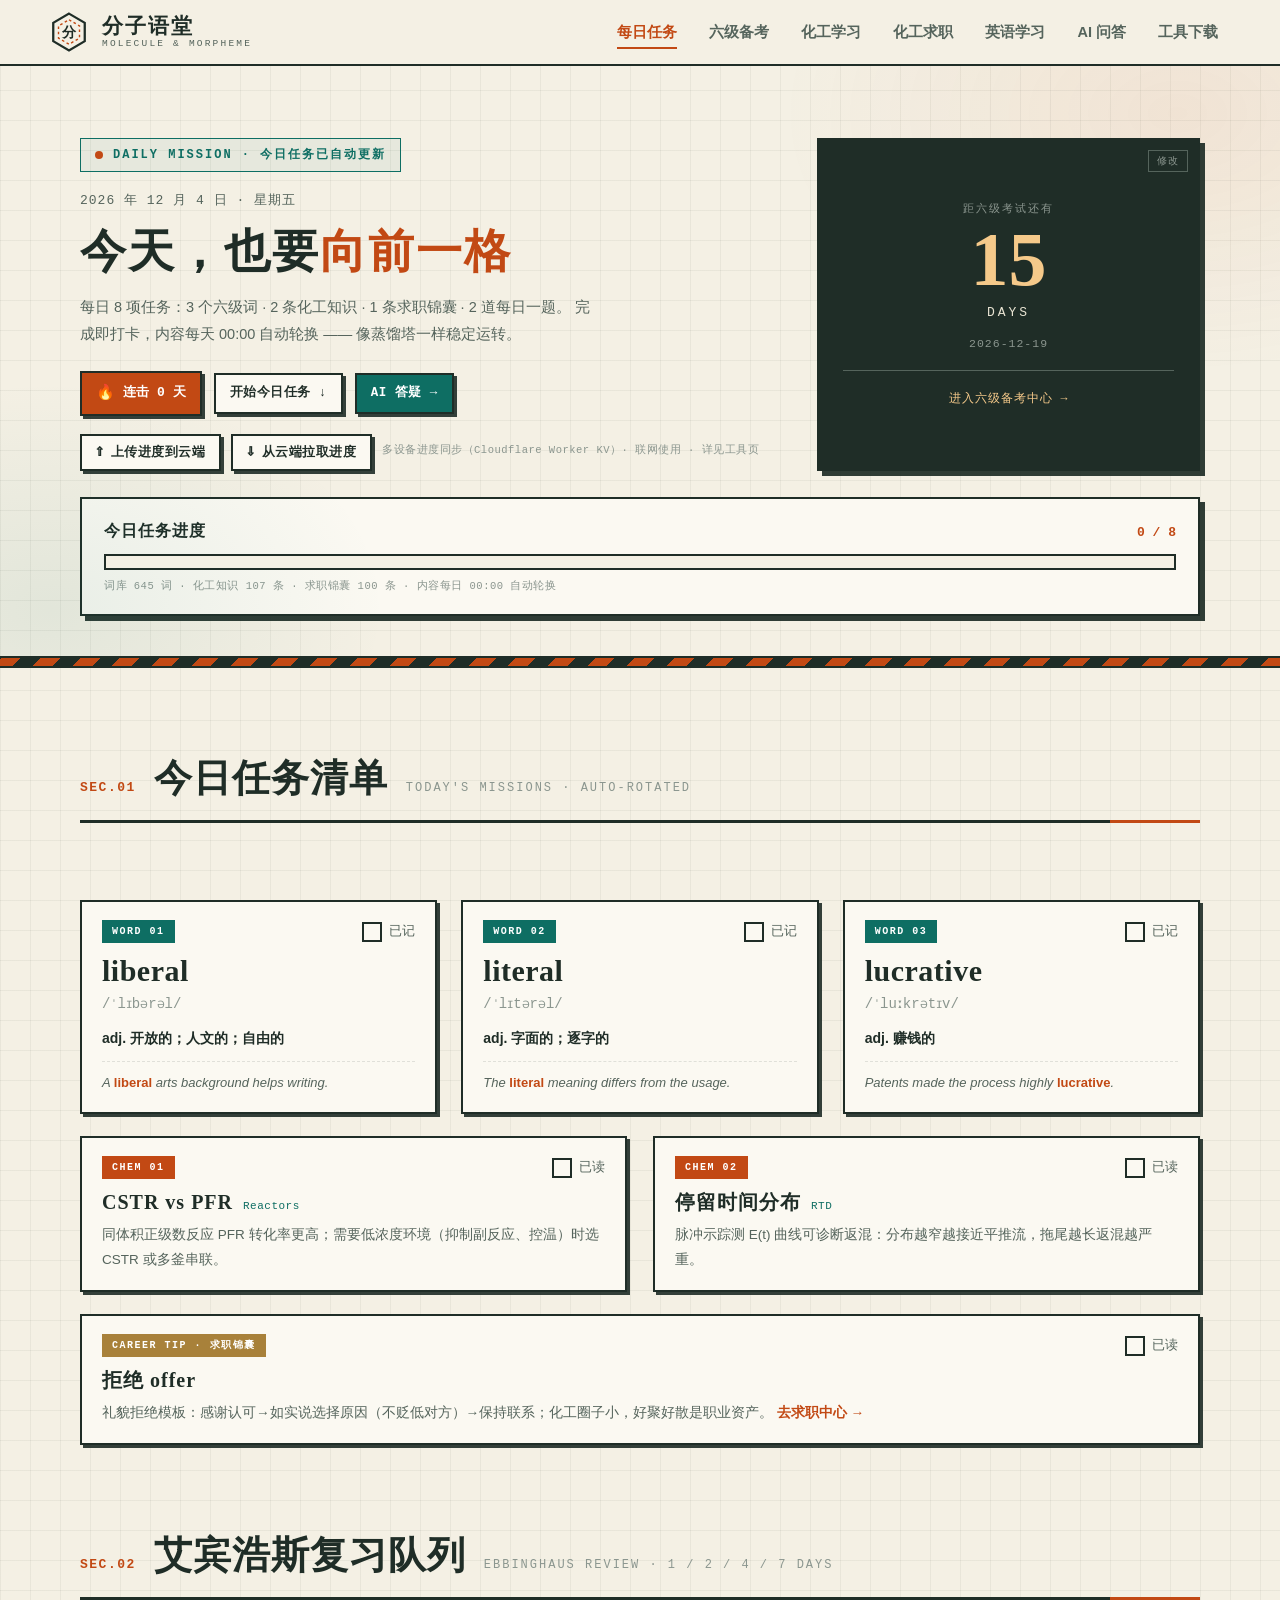
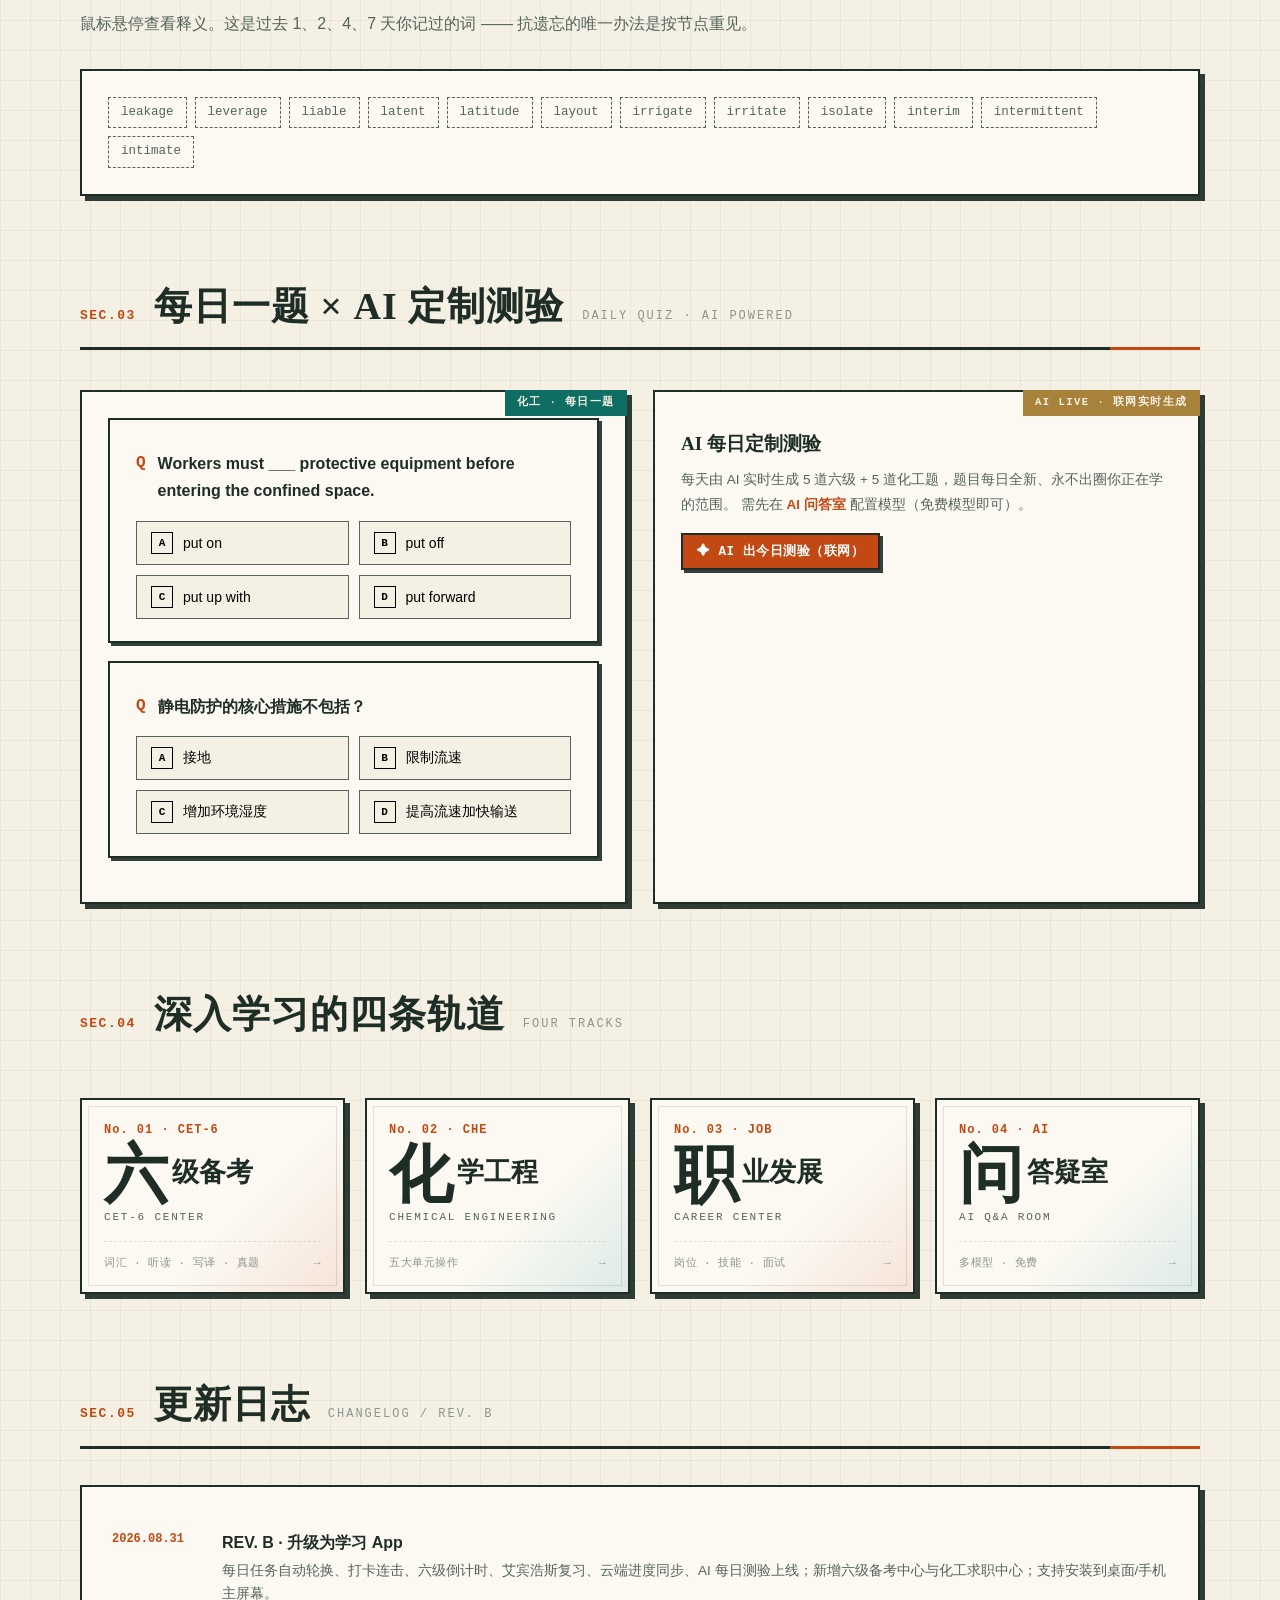
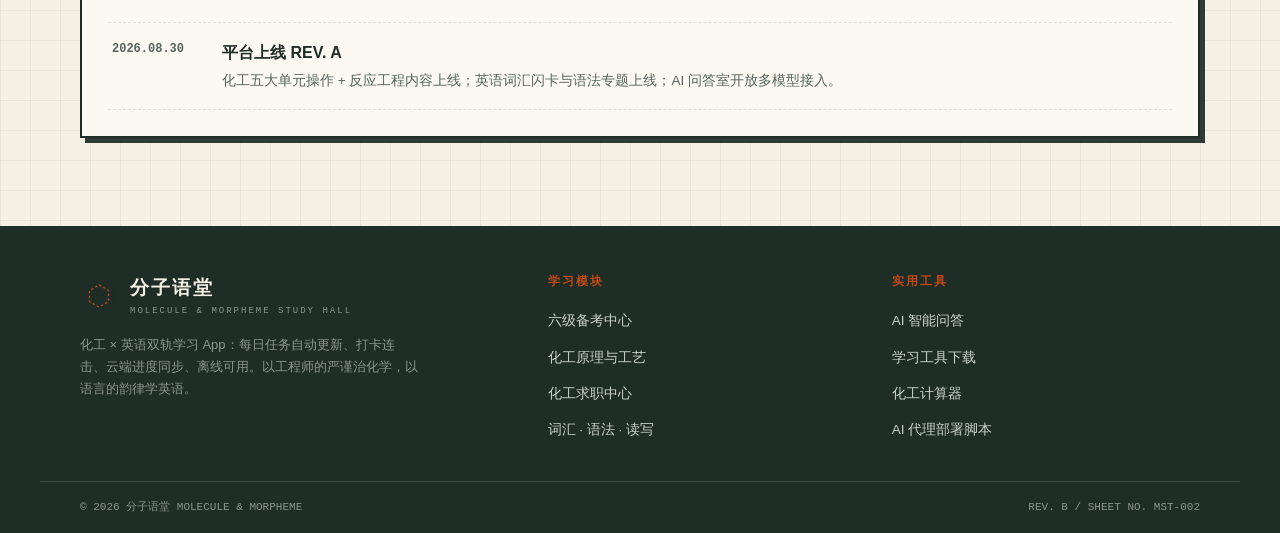
<file: index.html>
<!DOCTYPE html>
<html lang="zh-CN">
<head>
<meta charset="UTF-8">
<meta name="viewport" content="width=device-width, initial-scale=1.0">
<title>分子语堂 · 每日学习仪表盘</title>
<meta name="description" content="分子语堂每日学习仪表盘：每日任务自动更新、六级倒计时、打卡连击、艾宾浩斯复习、云端进度同步与 AI 每日测验。">
<meta name="theme-color" content="#1f2d27">
<link rel="icon" href="icons/icon-192.png">
<link rel="apple-touch-icon" href="icons/apple-touch-icon.png">
<link rel="manifest" href="manifest.webmanifest">
<link rel="stylesheet" href="css/style.css">
</head>
<body data-page="home">

<div id="nav-mount"></div>

<!-- ================= 每日仪表盘 HERO ================= -->
<header class="dash-hero">
  <div class="wrap">
    <div class="dash-top">
      <div>
        <div class="dash-kicker"><span class="dot"></span>DAILY MISSION · 今日任务已自动更新</div>
        <div class="dash-date" id="dashDate">—</div>
        <h1>今天，也要<span class="hl">向前一格</span></h1>
        <p style="font-size: 14.5px; color: var(--ink-2); margin-top: 14px; line-height: 1.9; max-width: 520px;">
          每日 8 项任务：3 个六级词 · 2 条化工知识 · 1 条求职锦囊 · 2 道每日一题。
          完成即打卡，内容每天 00:00 自动轮换 —— 像蒸馏塔一样稳定运转。
        </p>

        <div class="dash-actions">
          <span class="streak-badge"><span class="fire">🔥</span>连击 <span id="dashStreak">0</span> 天</span>
          <button class="btn primary sm" id="installBtn" style="display:none;">
            <svg viewBox="0 0 24 24" fill="none" stroke="currentColor" stroke-width="2.2" width="15" height="15"><path d="M12 3v12m0 0l-4-4m4 4l4-4M4 21h16"/></svg>
            安装到桌面 / 手机
          </button>
          <a class="btn sm" href="#daily">开始今日任务 ↓</a>
          <a class="btn teal sm" href="qa.html">AI 答疑 →</a>
        </div>

        <div class="sync-row">
          <button class="btn sm" id="syncUp">⇧ 上传进度到云端</button>
          <button class="btn sm" id="syncDown">⇩ 从云端拉取进度</button>
          <span class="install-hint">多设备进度同步（Cloudflare Worker KV）· 联网使用 · 详见工具页</span>
        </div>
      </div>

      <div class="countdown-card">
        <button class="cd-edit" id="cdEdit" title="修改考试日期">修改</button>
        <div class="cd-label" id="cdLabel">距六级考试还有</div>
        <div class="cd-num" id="cdNum">—</div>
        <div class="cd-days">DAYS</div>
        <div class="cd-date" id="cdDate">—</div>
        <div style="border-top: 1px solid #55645c; margin-top: 16px; padding-top: 12px;">
          <a href="cet6.html" style="color: #f5c98a; font-family: var(--mono); font-size: 11.5px; letter-spacing: 1px;">进入六级备考中心 →</a>
        </div>
      </div>
    </div>

    <div class="progress-shell">
      <div class="progress-top">
        <span class="pt">今日任务进度</span>
        <span class="pn"><span id="dashBarText">0 / 8</span></span>
      </div>
      <div class="progress-bar"><div class="progress-fill" id="dashBar"></div></div>
      <div class="progress-note" id="cycleInfo">内容每日 00:00 自动轮换</div>
    </div>
  </div>
</header>

<div class="hazard"></div>

<!-- ================= SEC.01 每日任务 ================= -->
<section class="sec" id="daily">
  <div class="wrap">
    <div class="sec-head reveal">
      <span class="sec-index">SEC.01</span>
      <h2 class="sec-title">今日任务清单</h2>
      <span class="sec-sub">TODAY'S MISSIONS · AUTO-ROTATED</span>
    </div>
    <div class="rule reveal"></div>
    <p class="sec-desc reveal">勾选即完成打卡。单词按艾宾浩斯曲线进入复习队列，化工知识来自五大单元操作与反应工程。</p>

    <div id="taskArea" style="margin-top: 40px;">
      <div id="wordZone" class="grid-3"></div>
      <div id="chemZone" class="grid-2" style="margin-top: 22px;"></div>
      <div id="tipZone" class="grid-2" style="margin-top: 22px;"></div>
    </div>
  </div>
</section>

<!-- ================= SEC.02 复习队列 ================= -->
<section class="sec" style="padding-top: 0;">
  <div class="wrap">
    <div class="sec-head reveal">
      <span class="sec-index">SEC.02</span>
      <h2 class="sec-title">艾宾浩斯复习队列</h2>
      <span class="sec-sub">EBBINGHAUS REVIEW · 1 / 2 / 4 / 7 DAYS</span>
    </div>
    <div class="rule reveal"></div>
    <p class="sec-desc reveal">鼠标悬停查看释义。这是过去 1、2、4、7 天你记过的词 —— 抗遗忘的唯一办法是按节点重见。</p>
    <div class="card reveal" style="margin-top: 32px;">
      <div class="review-zone" id="reviewZone"></div>
    </div>
  </div>
</section>

<!-- ================= SEC.03 每日一题 + AI 测验 ================= -->
<section class="sec" style="padding-top: 0;">
  <div class="wrap">
    <div class="sec-head reveal">
      <span class="sec-index">SEC.03</span>
      <h2 class="sec-title">每日一题 × AI 定制测验</h2>
      <span class="sec-sub">DAILY QUIZ · AI POWERED</span>
    </div>
    <div class="rule reveal"></div>

    <div class="grid-2" style="margin-top: 40px;">
      <div class="card reveal d1">
        <div id="quizZone"></div>
      </div>
      <div class="card reveal d2">
        <span class="card-tag gold">AI LIVE · 联网实时生成</span>
        <h3 style="font-family: var(--serif); font-size: 19px; margin: 10px 0 8px;">AI 每日定制测验</h3>
        <p style="font-size: 13.5px; color: var(--ink-2); line-height: 1.8;">
          每天由 AI 实时生成 5 道六级 + 5 道化工题，题目每日全新、永不出圈你正在学的范围。
          需先在 <a href="qa.html" style="color: var(--rust); font-weight: 600;">AI 问答室</a> 配置模型（免费模型即可）。
        </p>
        <button class="btn primary sm" id="aiQuizBtn" style="margin-top: 16px;">✦ AI 出今日测验（联网）</button>
        <div id="aiQuizZone" style="margin-top: 18px;"></div>
      </div>
    </div>
  </div>
</section>

<!-- ================= SEC.04 双轨入口 ================= -->
<section class="sec" style="padding-top: 0;">
  <div class="wrap">
    <div class="sec-head reveal">
      <span class="sec-index">SEC.04</span>
      <h2 class="sec-title">深入学习的四条轨道</h2>
      <span class="sec-sub">FOUR TRACKS</span>
    </div>
    <div class="rule reveal"></div>

    <div class="grid-4" style="margin-top: 40px;">
      <a class="elem accent-rust reveal d1" href="cet6.html">
        <div class="num">No. 01 · CET-6</div>
        <div class="sym">六<small>级备考</small></div>
        <div class="ename">CET-6 CENTER</div>
        <div class="e-meta"><span>词汇 · 听读 · 写译 · 真题</span><span>→</span></div>
      </a>
      <a class="elem accent-teal reveal d2" href="chem.html">
        <div class="num">No. 02 · CHE</div>
        <div class="sym">化<small>学工程</small></div>
        <div class="ename">CHEMICAL ENGINEERING</div>
        <div class="e-meta"><span>五大单元操作</span><span>→</span></div>
      </a>
      <a class="elem accent-rust reveal d3" href="career.html">
        <div class="num">No. 03 · JOB</div>
        <div class="sym">职<small>业发展</small></div>
        <div class="ename">CAREER CENTER</div>
        <div class="e-meta"><span>岗位 · 技能 · 面试</span><span>→</span></div>
      </a>
      <a class="elem accent-teal reveal d3" href="qa.html">
        <div class="num">No. 04 · AI</div>
        <div class="sym">问<small>答疑室</small></div>
        <div class="ename">AI Q&amp;A ROOM</div>
        <div class="e-meta"><span>多模型 · 免费</span><span>→</span></div>
      </a>
    </div>
  </div>
</section>

<!-- ================= SEC.05 更新日志 ================= -->
<section class="sec" style="padding-top: 0;">
  <div class="wrap">
    <div class="sec-head reveal">
      <span class="sec-index">SEC.05</span>
      <h2 class="sec-title">更新日志</h2>
      <span class="sec-sub">CHANGELOG / REV. B</span>
    </div>
    <div class="rule reveal"></div>

    <div class="card reveal" style="margin-top: 36px;">
      <div style="display: grid; gap: 0;">
        <div style="display: flex; gap: 18px; padding: 16px 4px; border-bottom: 1px dashed var(--grid-strong); flex-wrap: wrap;">
          <span style="font-family: var(--mono); font-size: 12px; color: var(--rust); font-weight: 700; min-width: 92px;">2026.08.31</span>
          <div style="flex: 1; min-width: 240px;">
            <b>REV. B · 升级为学习 App</b>
            <p style="font-size: 13.5px; color: var(--ink-2); margin-top: 4px;">每日任务自动轮换、打卡连击、六级倒计时、艾宾浩斯复习、云端进度同步、AI 每日测验上线；新增六级备考中心与化工求职中心；支持安装到桌面/手机主屏幕。</p>
          </div>
        </div>
        <div style="display: flex; gap: 18px; padding: 16px 4px; border-bottom: 1px dashed var(--grid-strong); flex-wrap: wrap;">
          <span style="font-family: var(--mono); font-size: 12px; color: var(--ink-2); font-weight: 700; min-width: 92px;">2026.08.30</span>
          <div style="flex: 1; min-width: 240px;">
            <b>平台上线 REV. A</b>
            <p style="font-size: 13.5px; color: var(--ink-2); margin-top: 4px;">化工五大单元操作 + 反应工程内容上线；英语词汇闪卡与语法专题上线；AI 问答室开放多模型接入。</p>
          </div>
        </div>
      </div>
    </div>
  </div>
</section>

<div id="footer-mount"></div>

<script src="js/data-words.js"></script>
<script src="js/data-chem.js"></script>
<script src="js/data-questions.js"></script>
<script src="js/shared.js"></script>
<script src="js/app.js"></script>
</body>
</html>
</file>
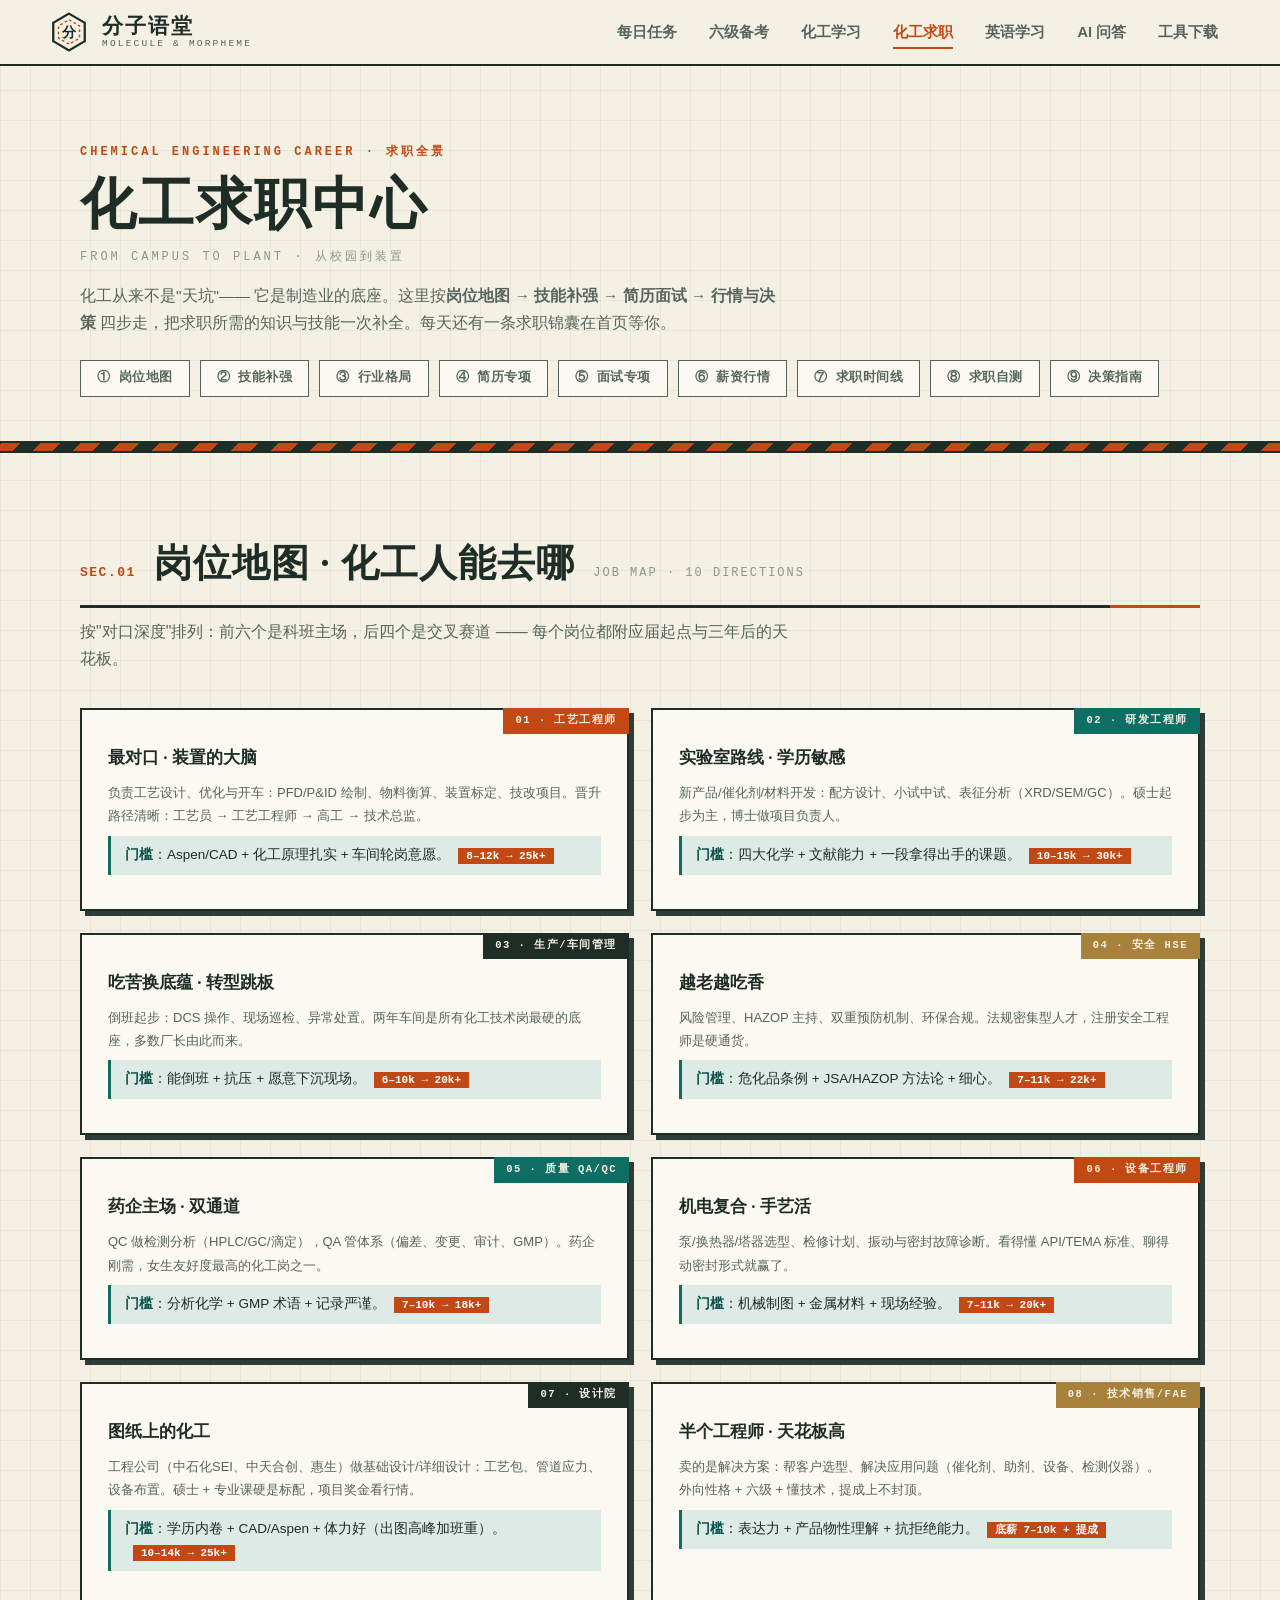
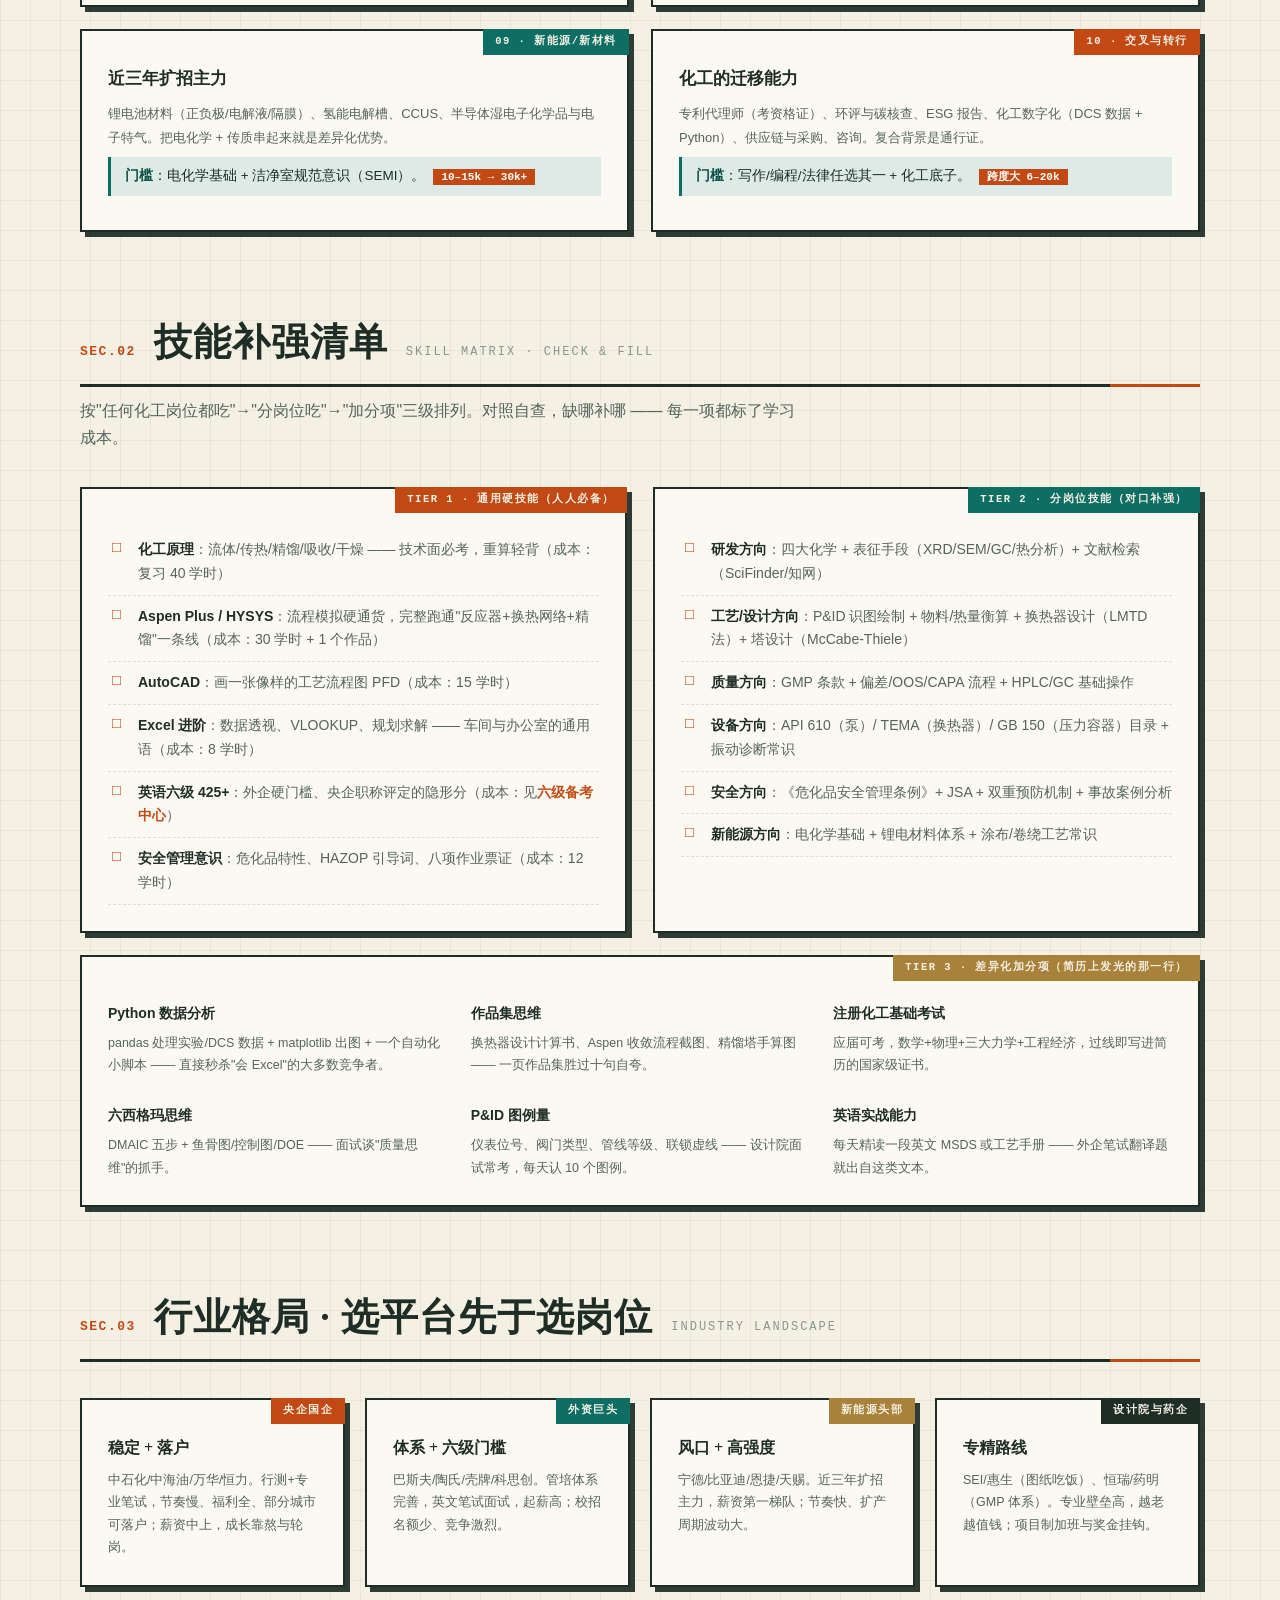
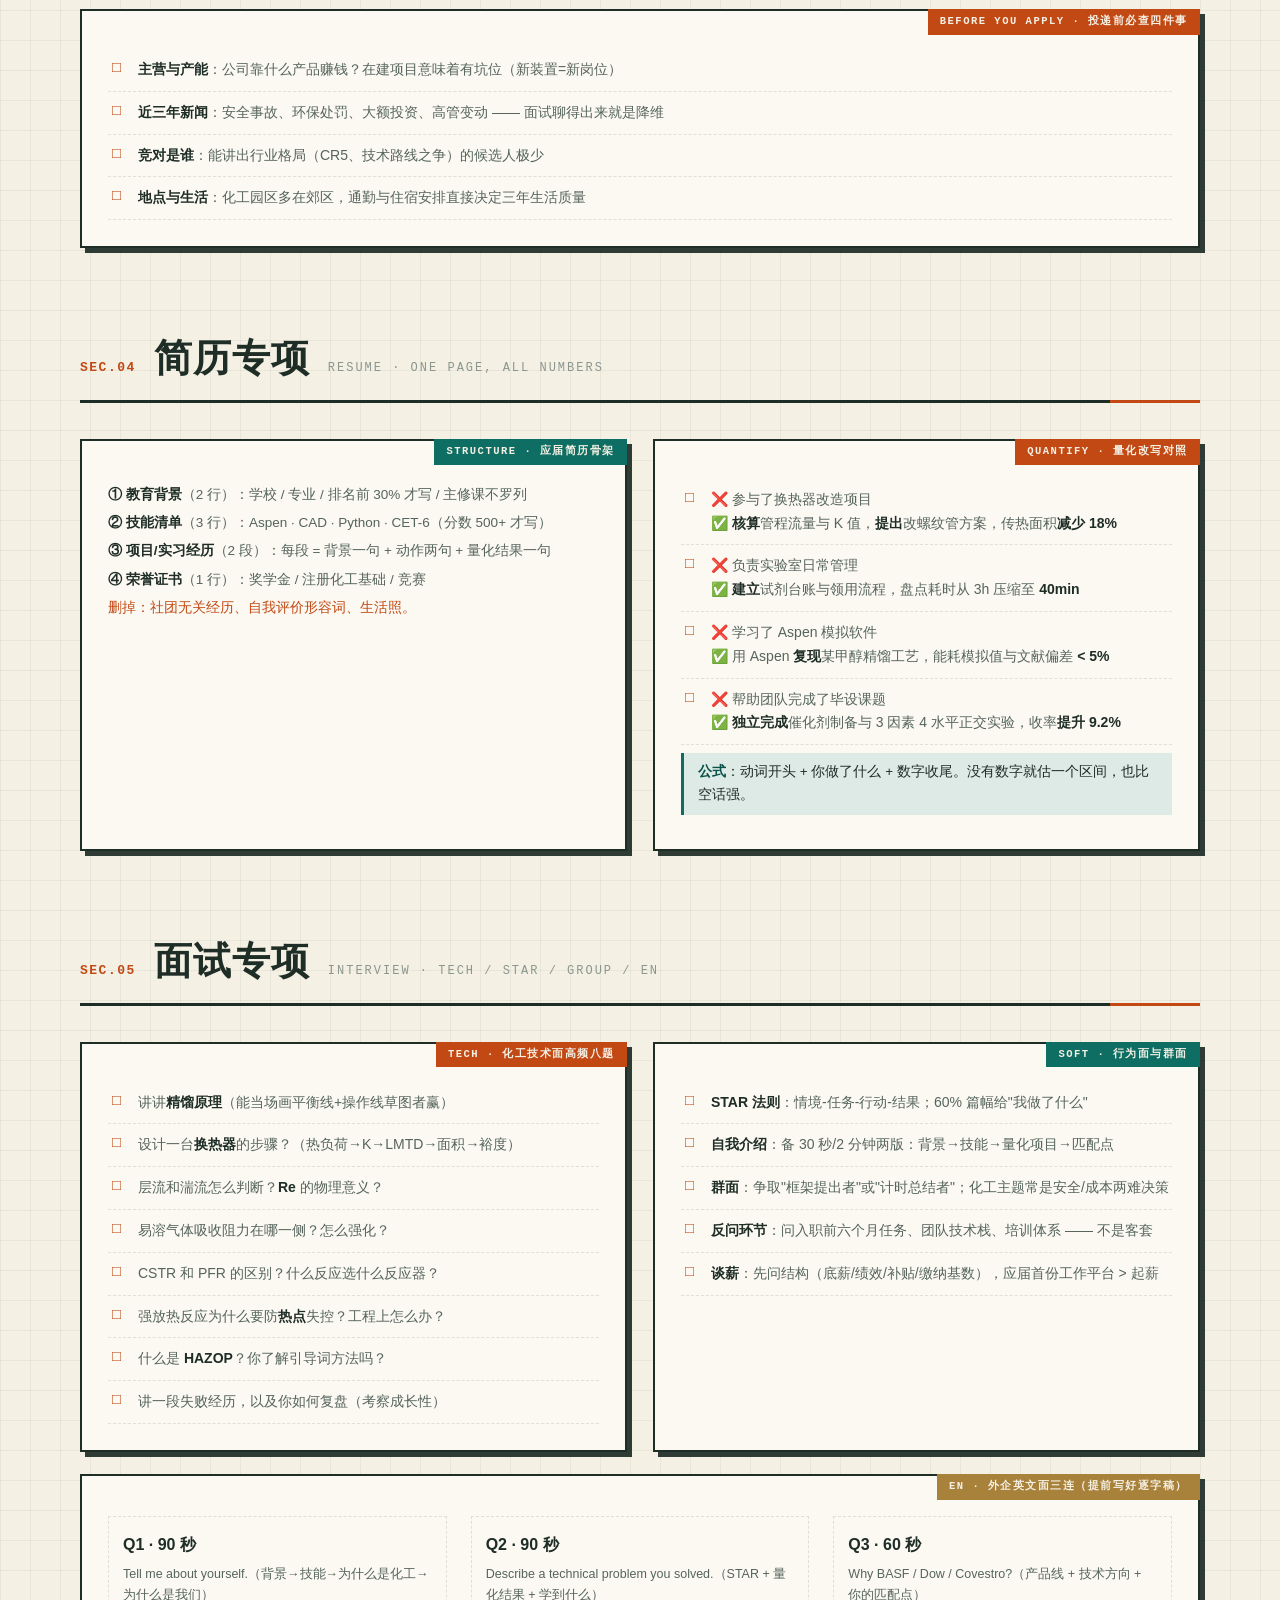
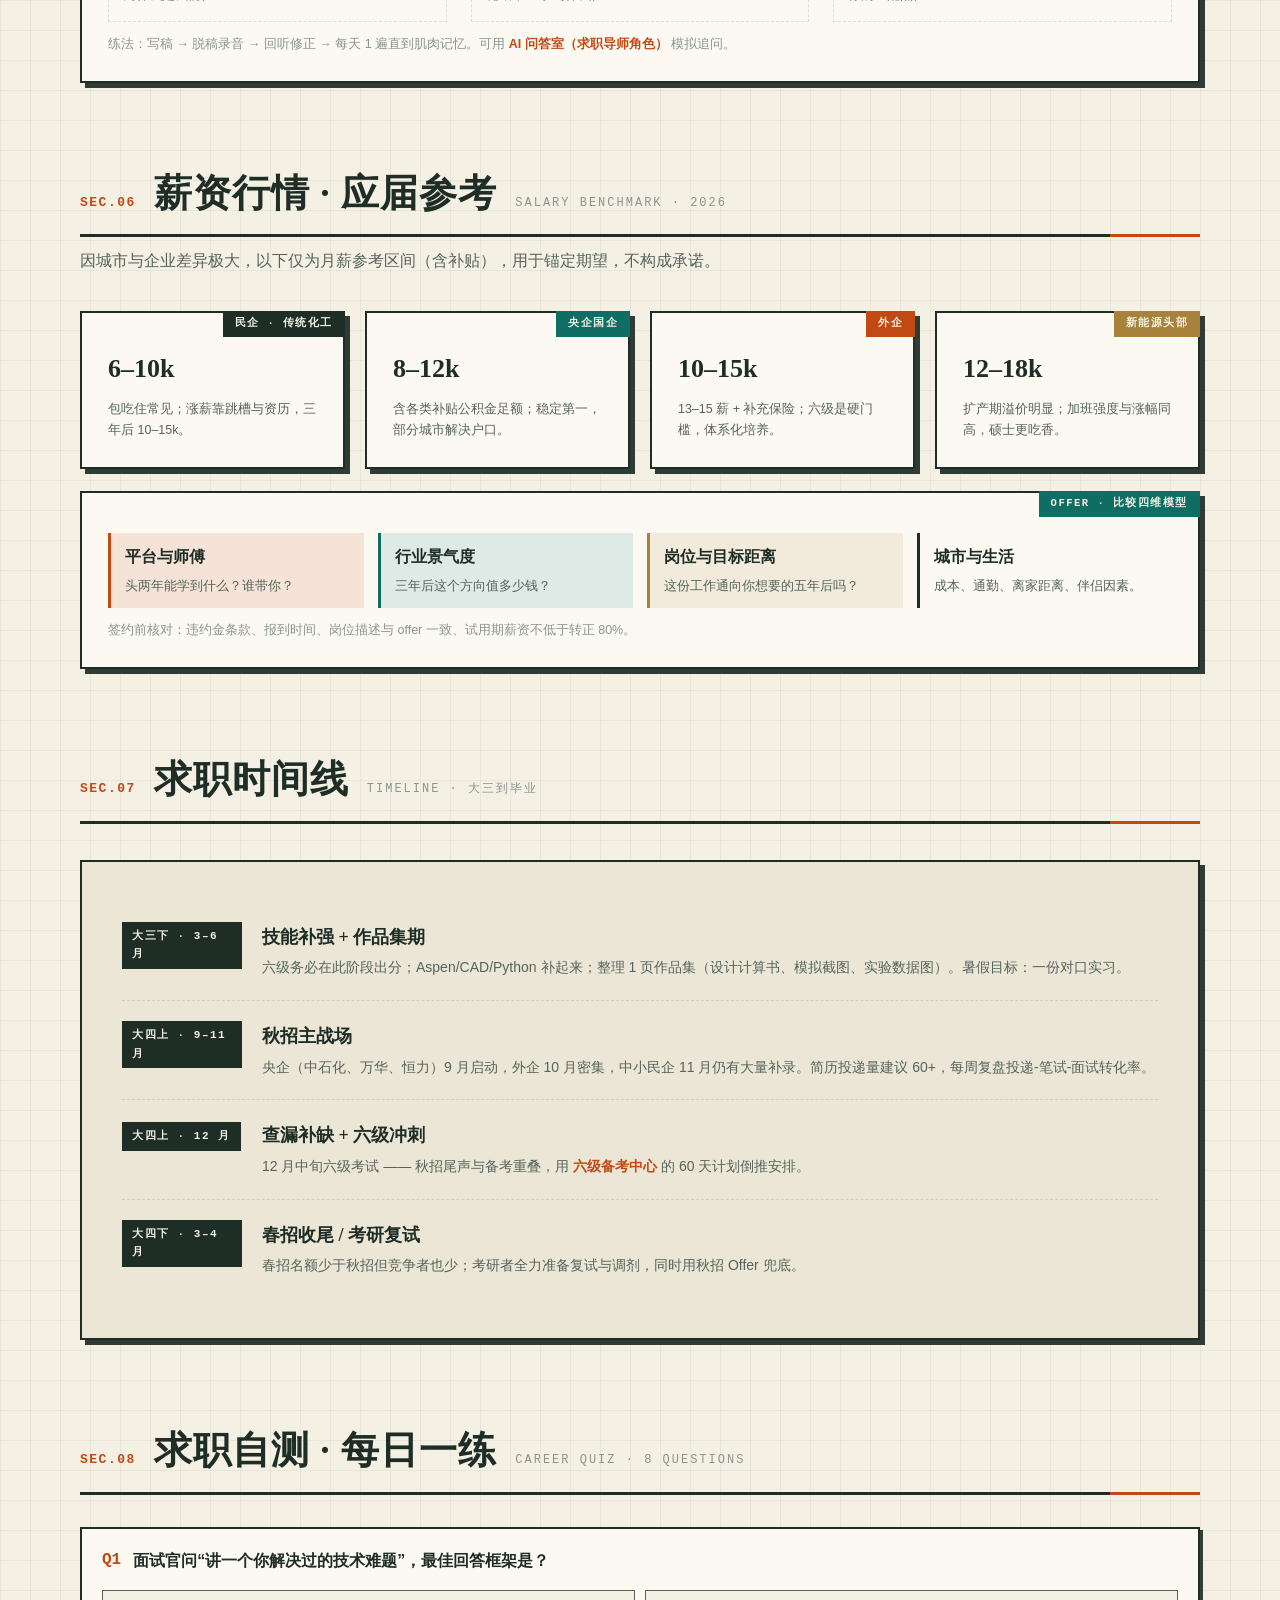
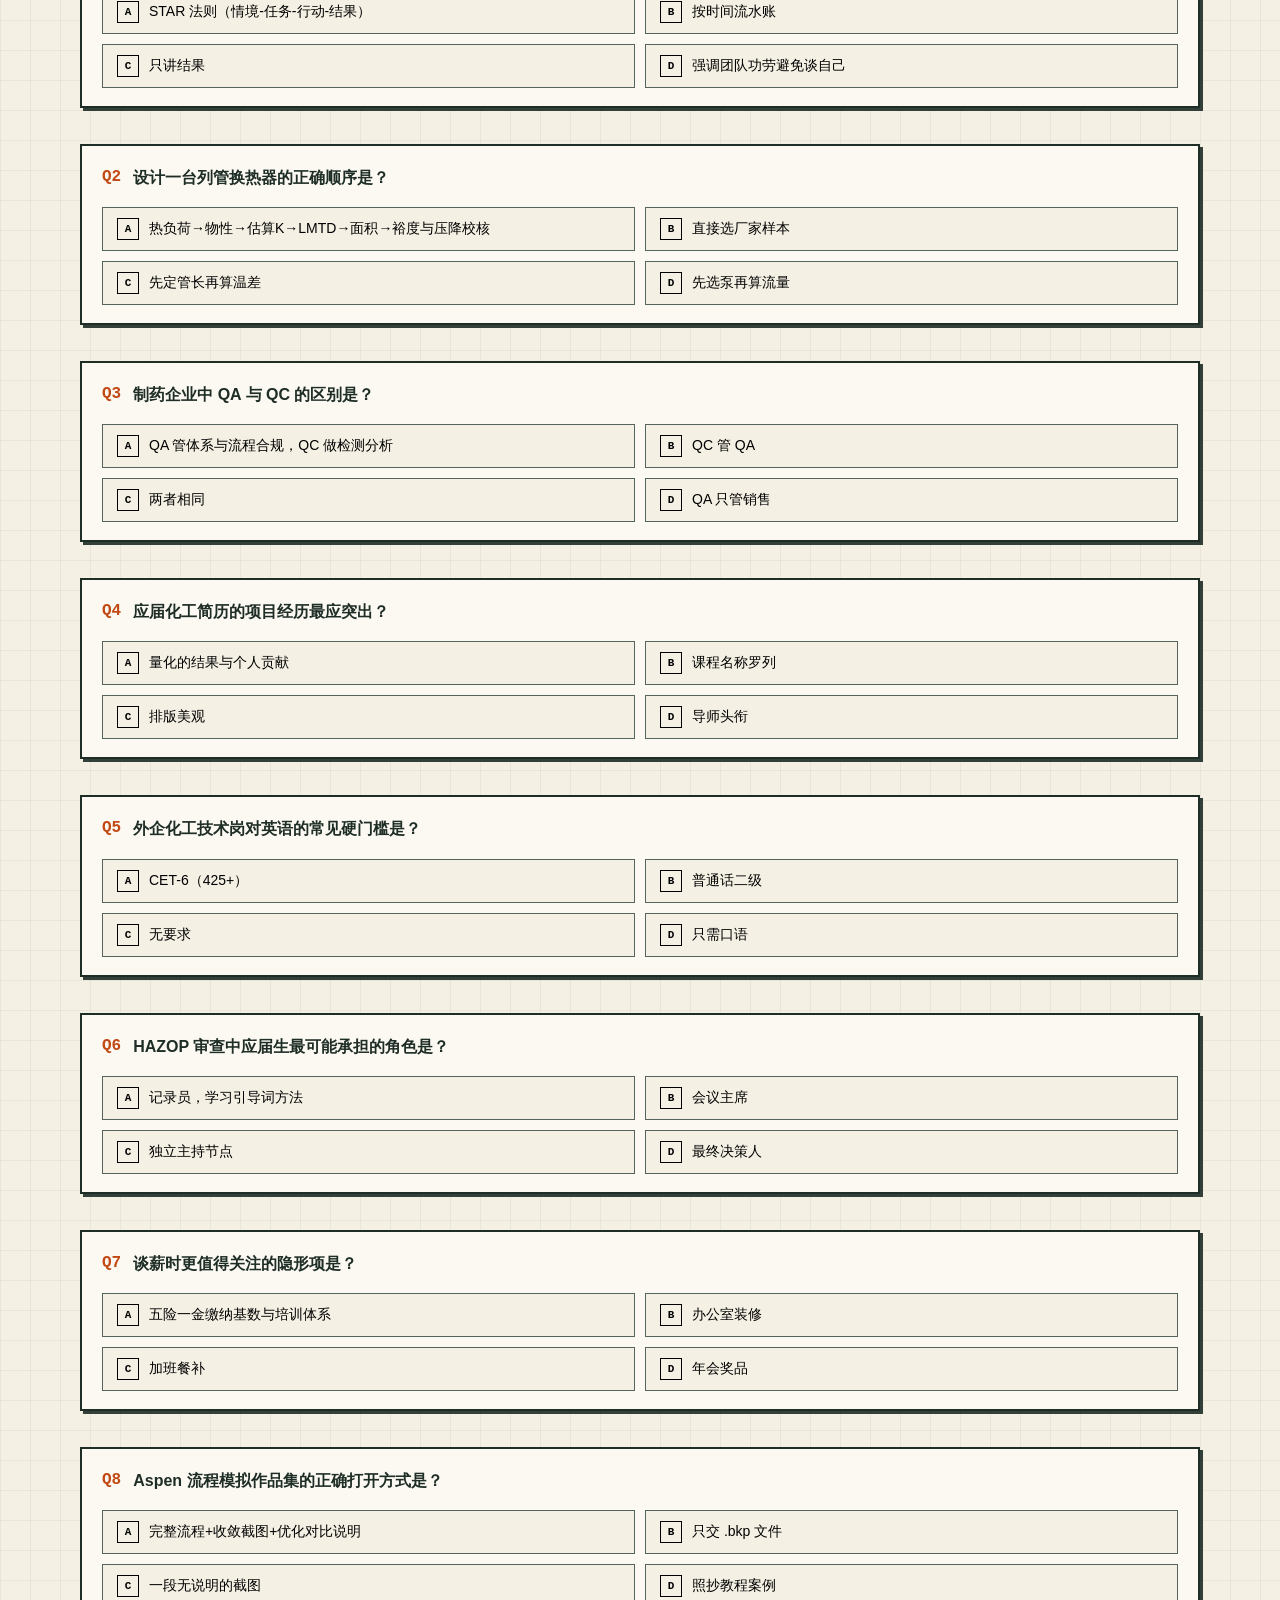
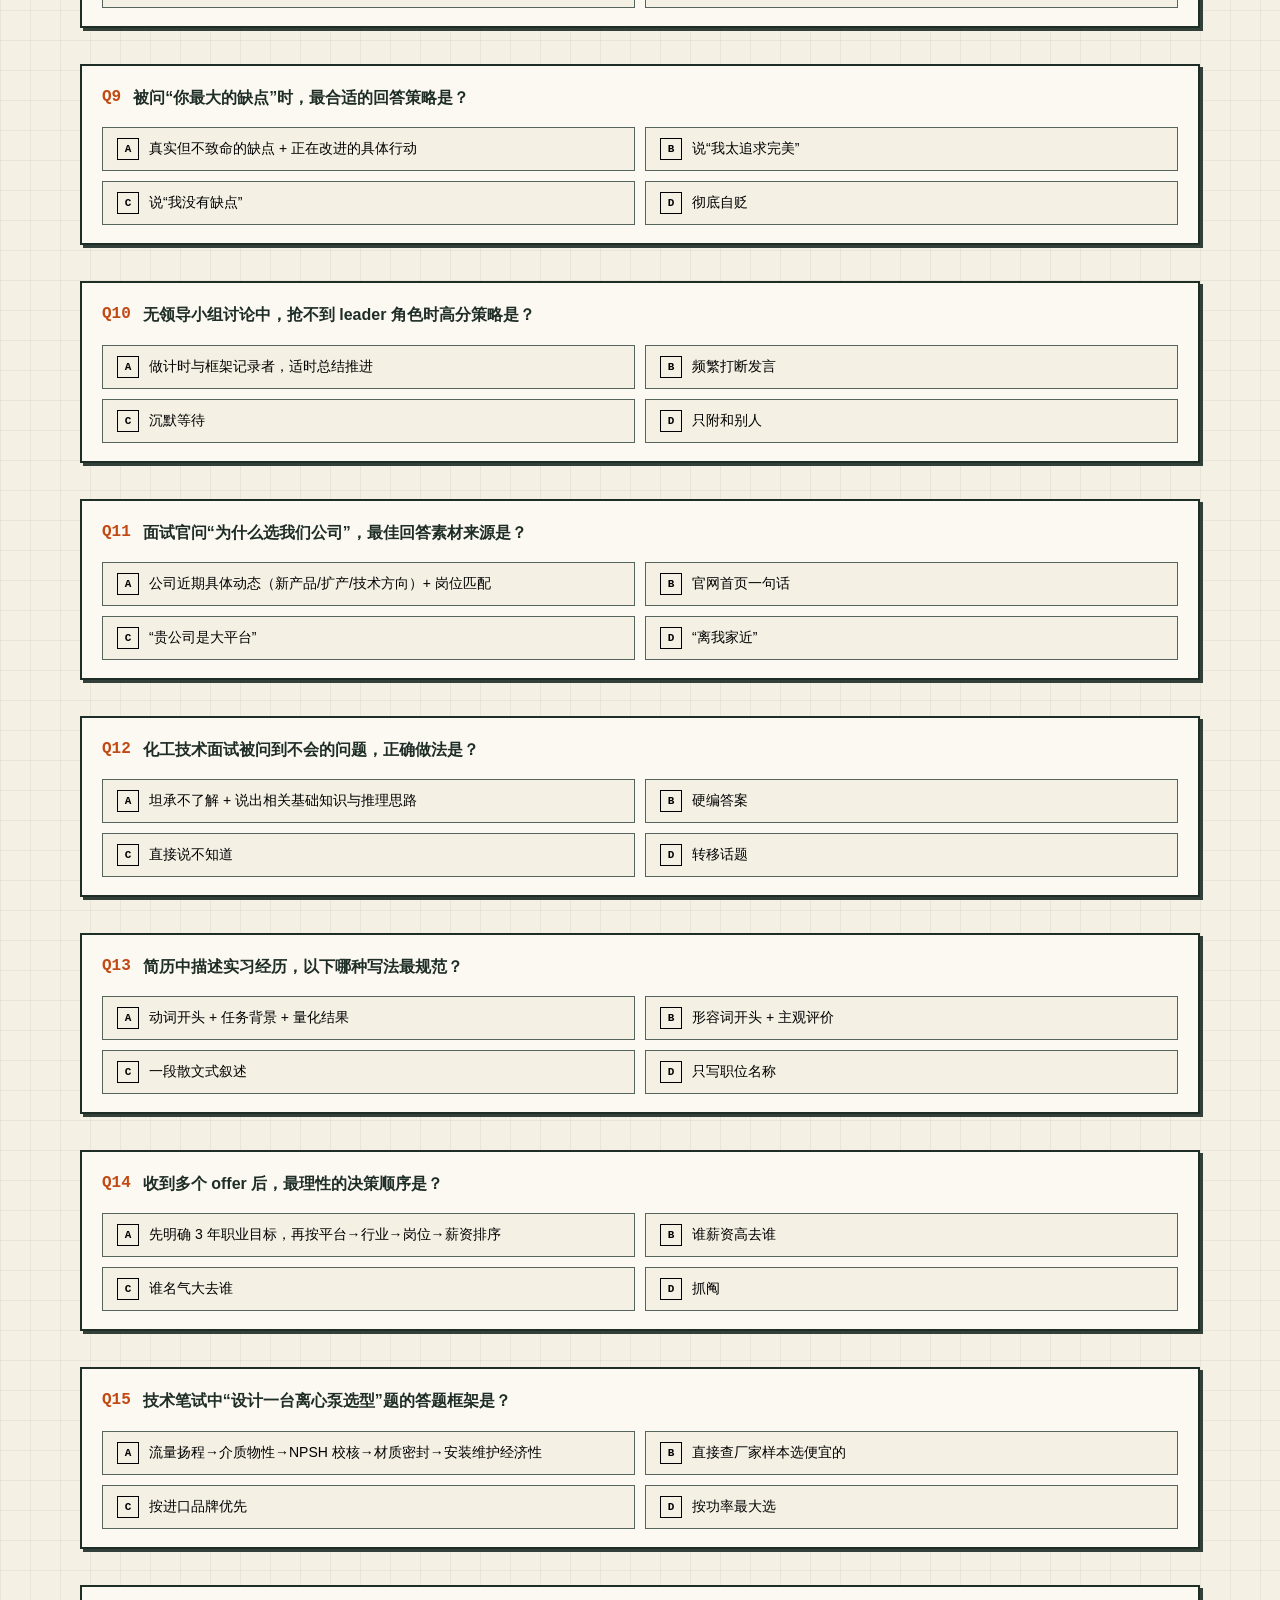
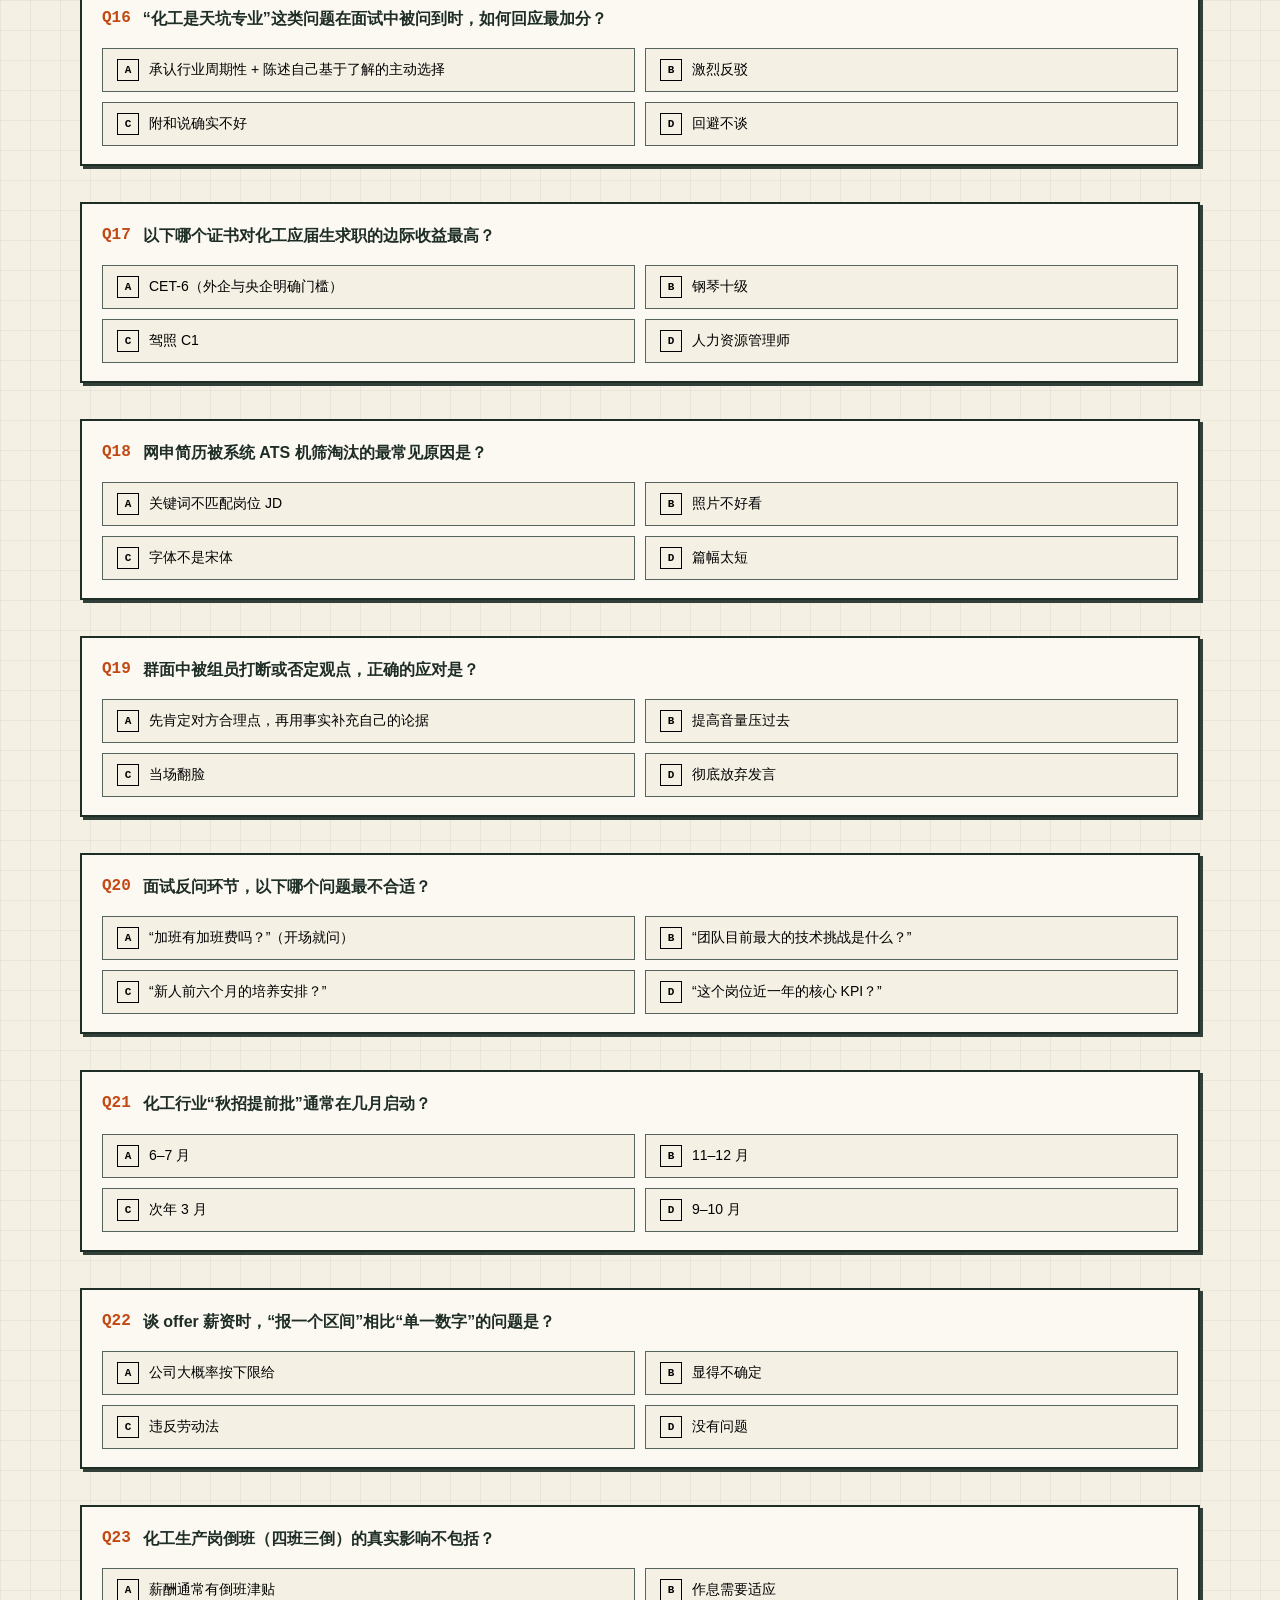
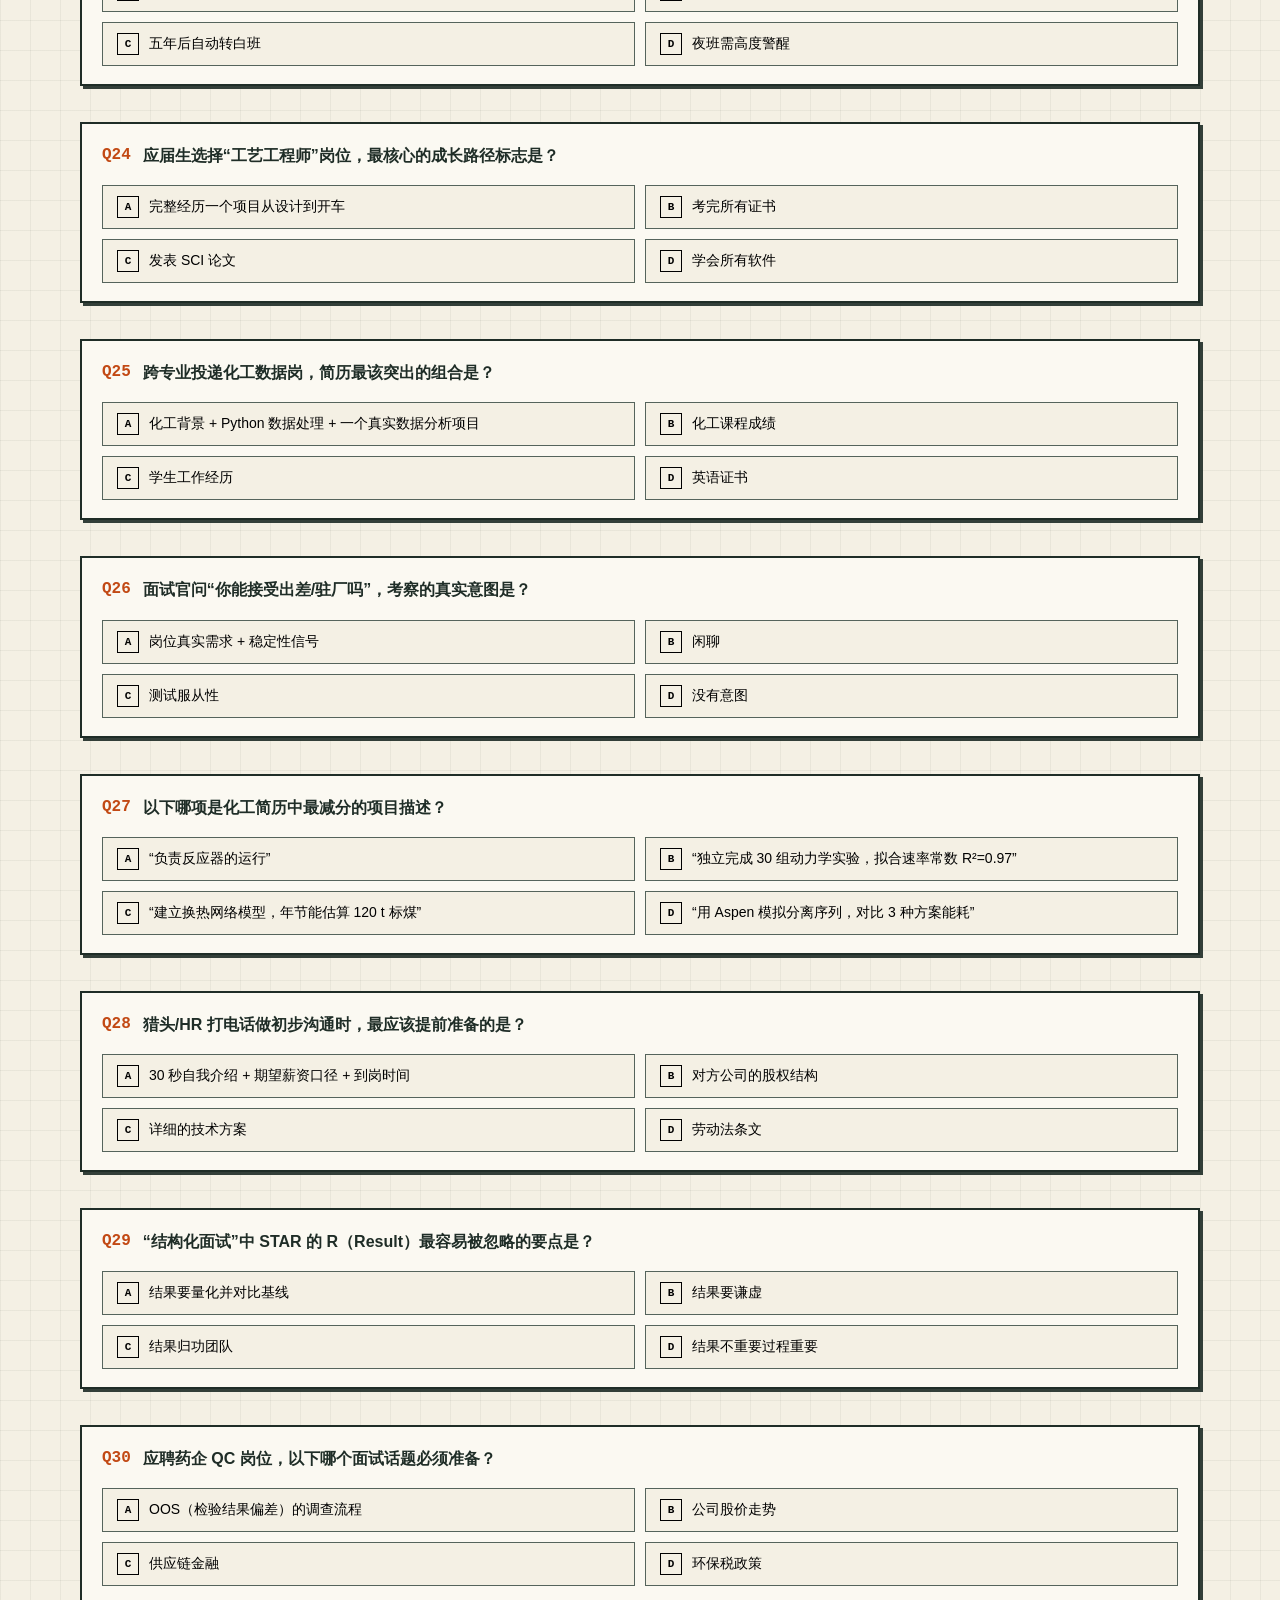
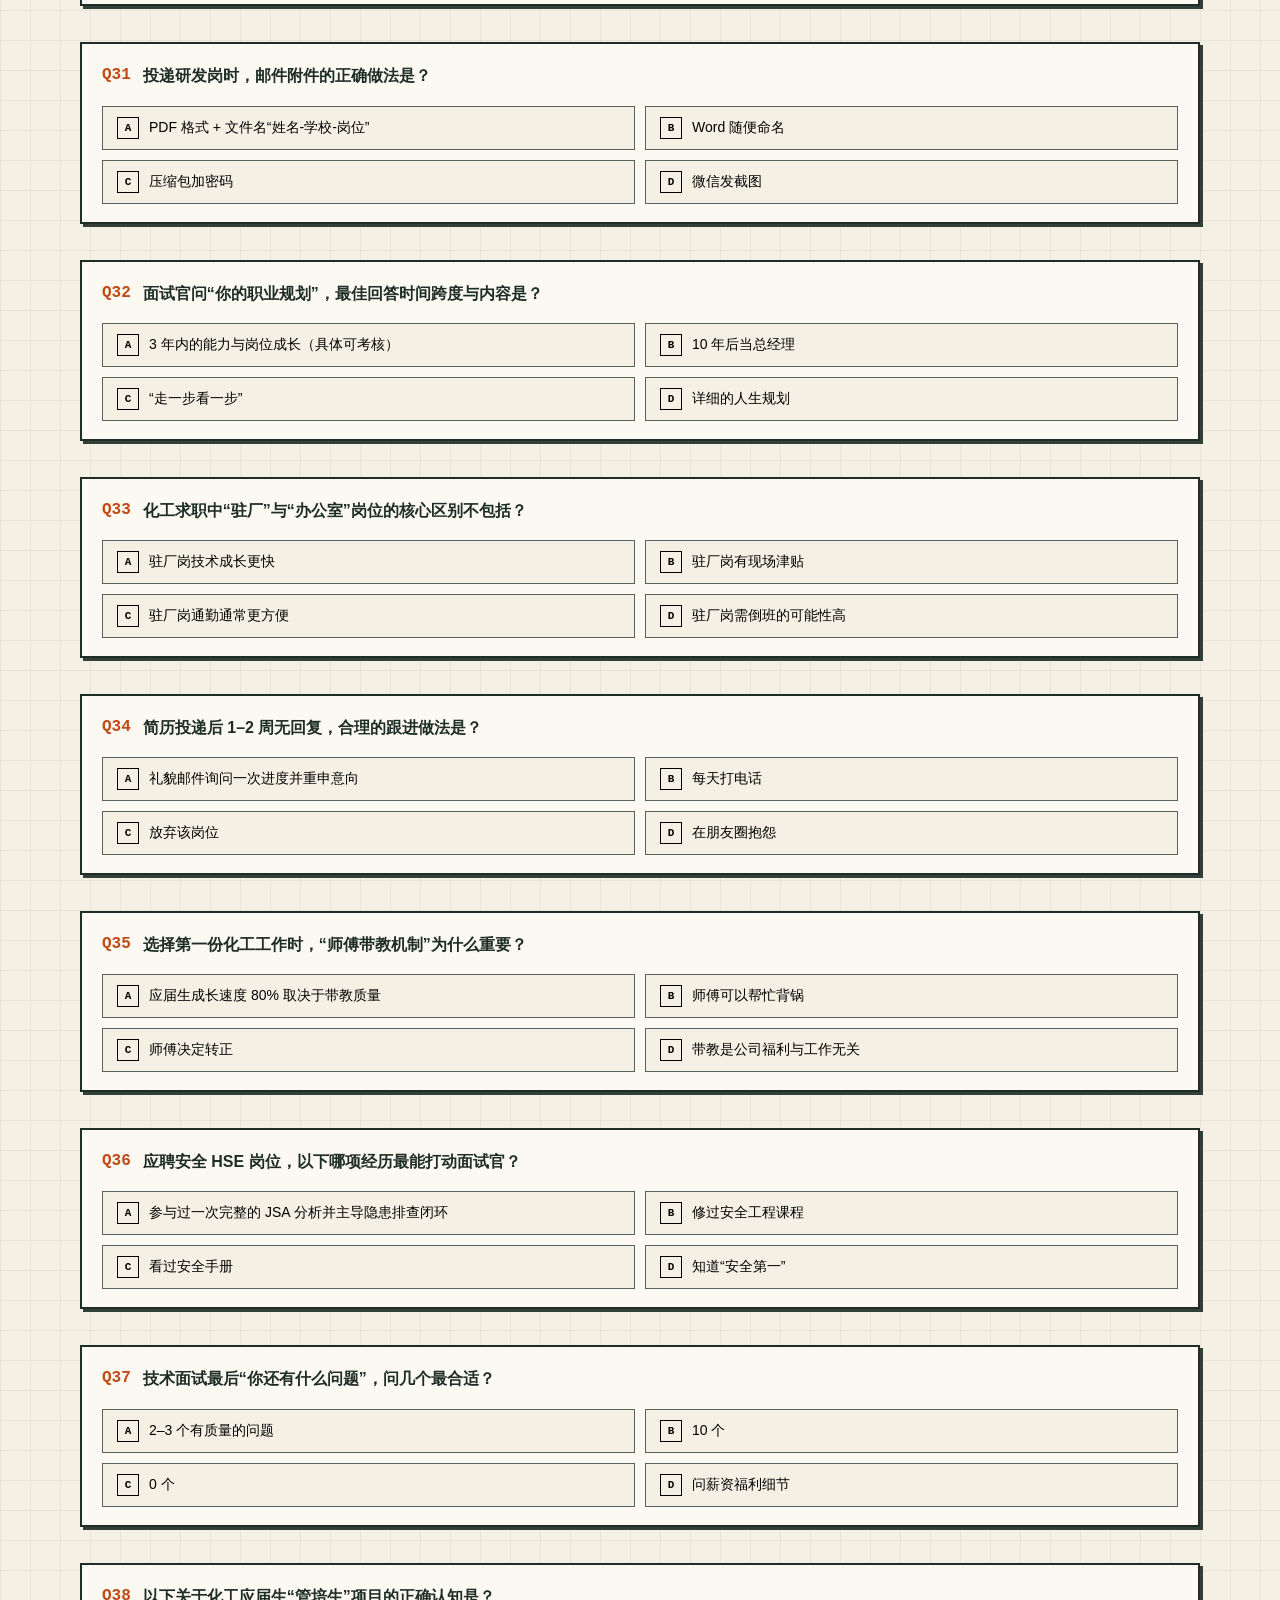
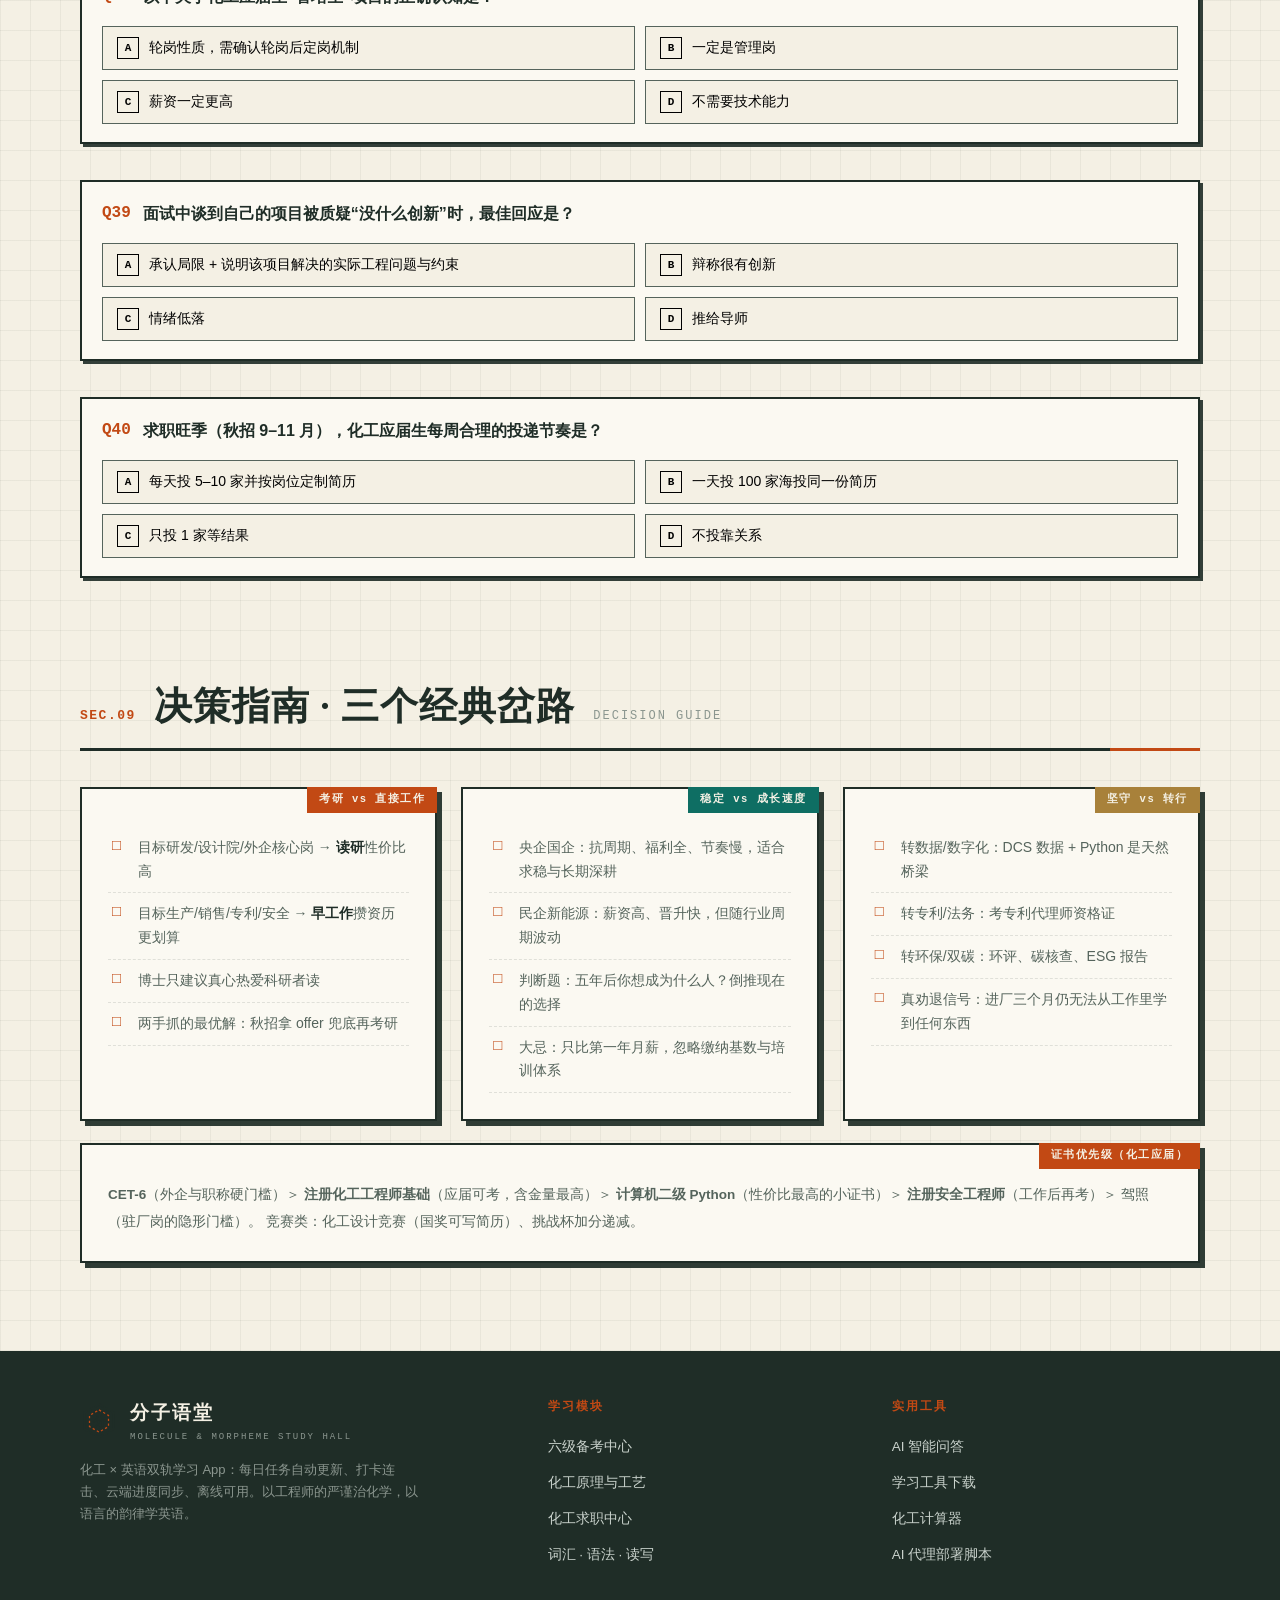
<file: career.html>
<!DOCTYPE html>
<html lang="zh-CN">
<head>
<meta charset="UTF-8">
<meta name="viewport" content="width=device-width, initial-scale=1.0">
<title>化工求职中心 · 分子语堂</title>
<meta name="description" content="化工专业求职全景中心：岗位地图、技能补强清单、简历与面试专项、薪资行情、秋招时间线、证书优先级与转行升学指南。">
<meta name="theme-color" content="#1f2d27">
<link rel="icon" href="icons/icon-192.png">
<link rel="apple-touch-icon" href="icons/apple-touch-icon.png">
<link rel="manifest" href="manifest.webmanifest">
<link rel="stylesheet" href="css/style.css">
</head>
<body data-page="career">

<div id="nav-mount"></div>

<!-- ================= 页面横幅 ================= -->
<header class="page-hero">
  <div class="wrap">
    <div class="ph-kicker reveal">CHEMICAL ENGINEERING CAREER · 求职全景</div>
    <h1 class="reveal d1">化工求职中心</h1>
    <div class="ph-en reveal d2">FROM CAMPUS TO PLANT · 从校园到装置</div>
    <p class="ph-desc reveal d2">
      化工从来不是"天坑"—— 它是制造业的底座。这里按<b>岗位地图 → 技能补强 → 简历面试 → 行情与决策</b>
      四步走，把求职所需的知识与技能一次补全。每天还有一条求职锦囊在首页等你。
    </p>
    <div class="chip-row reveal d3" style="margin-top: 24px;">
      <a class="chip" href="#jobs">① 岗位地图</a>
      <a class="chip" href="#skills">② 技能补强</a>
      <a class="chip" href="#industry">③ 行业格局</a>
      <a class="chip" href="#resume">④ 简历专项</a>
      <a class="chip" href="#interview">⑤ 面试专项</a>
      <a class="chip" href="#salary">⑥ 薪资行情</a>
      <a class="chip" href="#timeline">⑦ 求职时间线</a>
      <a class="chip" href="#quiz">⑧ 求职自测</a>
      <a class="chip" href="#decide">⑨ 决策指南</a>
    </div>
  </div>
</header>

<div class="hazard"></div>

<!-- ================= SEC.01 岗位地图 ================= -->
<section class="sec" id="jobs">
  <div class="wrap">
    <div class="sec-head reveal">
      <span class="sec-index">SEC.01</span>
      <h2 class="sec-title">岗位地图 · 化工人能去哪</h2>
      <span class="sec-sub">JOB MAP · 10 DIRECTIONS</span>
    </div>
    <div class="rule reveal"></div>
    <p class="sec-desc reveal">按"对口深度"排列：前六个是科班主场，后四个是交叉赛道 —— 每个岗位都附应届起点与三年后的天花板。</p>

    <div class="duty-grid" style="margin-top: 36px;">
      <div class="card reveal d1">
        <span class="card-tag rust">01 · 工艺工程师</span>
        <h3 style="font-family: var(--serif); font-size: 17px; margin: 8px 0;">最对口 · 装置的大脑</h3>
        <p style="font-size: 13px; color: var(--ink-2); line-height: 1.8;">负责工艺设计、优化与开车：PFD/P&amp;ID 绘制、物料衡算、装置标定、技改项目。晋升路径清晰：工艺员 → 工艺工程师 → 高工 → 技术总监。</p>
        <div class="star-line"><b>门槛</b>：Aspen/CAD + 化工原理扎实 + 车间轮岗意愿。<span class="salary-tag">8–12k → 25k+</span></div>
      </div>
      <div class="card reveal d1">
        <span class="card-tag teal">02 · 研发工程师</span>
        <h3 style="font-family: var(--serif); font-size: 17px; margin: 8px 0;">实验室路线 · 学历敏感</h3>
        <p style="font-size: 13px; color: var(--ink-2); line-height: 1.8;">新产品/催化剂/材料开发：配方设计、小试中试、表征分析（XRD/SEM/GC）。硕士起步为主，博士做项目负责人。</p>
        <div class="star-line"><b>门槛</b>：四大化学 + 文献能力 + 一段拿得出手的课题。<span class="salary-tag">10–15k → 30k+</span></div>
      </div>
      <div class="card reveal d2">
        <span class="card-tag">03 · 生产/车间管理</span>
        <h3 style="font-family: var(--serif); font-size: 17px; margin: 8px 0;">吃苦换底蕴 · 转型跳板</h3>
        <p style="font-size: 13px; color: var(--ink-2); line-height: 1.8;">倒班起步：DCS 操作、现场巡检、异常处置。两年车间是所有化工技术岗最硬的底座，多数厂长由此而来。</p>
        <div class="star-line"><b>门槛</b>：能倒班 + 抗压 + 愿意下沉现场。<span class="salary-tag">6–10k → 20k+</span></div>
      </div>
      <div class="card reveal d2">
        <span class="card-tag gold">04 · 安全 HSE</span>
        <h3 style="font-family: var(--serif); font-size: 17px; margin: 8px 0;">越老越吃香</h3>
        <p style="font-size: 13px; color: var(--ink-2); line-height: 1.8;">风险管理、HAZOP 主持、双重预防机制、环保合规。法规密集型人才，注册安全工程师是硬通货。</p>
        <div class="star-line"><b>门槛</b>：危化品条例 + JSA/HAZOP 方法论 + 细心。<span class="salary-tag">7–11k → 22k+</span></div>
      </div>
      <div class="card reveal d3">
        <span class="card-tag teal">05 · 质量 QA/QC</span>
        <h3 style="font-family: var(--serif); font-size: 17px; margin: 8px 0;">药企主场 · 双通道</h3>
        <p style="font-size: 13px; color: var(--ink-2); line-height: 1.8;">QC 做检测分析（HPLC/GC/滴定），QA 管体系（偏差、变更、审计、GMP）。药企刚需，女生友好度最高的化工岗之一。</p>
        <div class="star-line"><b>门槛</b>：分析化学 + GMP 术语 + 记录严谨。<span class="salary-tag">7–10k → 18k+</span></div>
      </div>
      <div class="card reveal d3">
        <span class="card-tag rust">06 · 设备工程师</span>
        <h3 style="font-family: var(--serif); font-size: 17px; margin: 8px 0;">机电复合 · 手艺活</h3>
        <p style="font-size: 13px; color: var(--ink-2); line-height: 1.8;">泵/换热器/塔器选型、检修计划、振动与密封故障诊断。看得懂 API/TEMA 标准、聊得动密封形式就赢了。</p>
        <div class="star-line"><b>门槛</b>：机械制图 + 金属材料 + 现场经验。<span class="salary-tag">7–11k → 20k+</span></div>
      </div>
      <div class="card reveal d1">
        <span class="card-tag">07 · 设计院</span>
        <h3 style="font-family: var(--serif); font-size: 17px; margin: 8px 0;">图纸上的化工</h3>
        <p style="font-size: 13px; color: var(--ink-2); line-height: 1.8;">工程公司（中石化SEI、中天合创、惠生）做基础设计/详细设计：工艺包、管道应力、设备布置。硕士 + 专业课硬是标配，项目奖金看行情。</p>
        <div class="star-line"><b>门槛</b>：学历内卷 + CAD/Aspen + 体力好（出图高峰加班重）。<span class="salary-tag">10–14k → 25k+</span></div>
      </div>
      <div class="card reveal d2">
        <span class="card-tag gold">08 · 技术销售/FAE</span>
        <h3 style="font-family: var(--serif); font-size: 17px; margin: 8px 0;">半个工程师 · 天花板高</h3>
        <p style="font-size: 13px; color: var(--ink-2); line-height: 1.8;">卖的是解决方案：帮客户选型、解决应用问题（催化剂、助剂、设备、检测仪器）。外向性格 + 六级 + 懂技术，提成上不封顶。</p>
        <div class="star-line"><b>门槛</b>：表达力 + 产品物性理解 + 抗拒绝能力。<span class="salary-tag">底薪 7–10k + 提成</span></div>
      </div>
      <div class="card reveal d3">
        <span class="card-tag teal">09 · 新能源/新材料</span>
        <h3 style="font-family: var(--serif); font-size: 17px; margin: 8px 0;">近三年扩招主力</h3>
        <p style="font-size: 13px; color: var(--ink-2); line-height: 1.8;">锂电池材料（正负极/电解液/隔膜）、氢能电解槽、CCUS、半导体湿电子化学品与电子特气。把电化学 + 传质串起来就是差异化优势。</p>
        <div class="star-line"><b>门槛</b>：电化学基础 + 洁净室规范意识（SEMI）。<span class="salary-tag">10–15k → 30k+</span></div>
      </div>
      <div class="card reveal d3">
        <span class="card-tag rust">10 · 交叉与转行</span>
        <h3 style="font-family: var(--serif); font-size: 17px; margin: 8px 0;">化工的迁移能力</h3>
        <p style="font-size: 13px; color: var(--ink-2); line-height: 1.8;">专利代理师（考资格证）、环评与碳核查、ESG 报告、化工数字化（DCS 数据 + Python）、供应链与采购、咨询。复合背景是通行证。</p>
        <div class="star-line"><b>门槛</b>：写作/编程/法律任选其一 + 化工底子。<span class="salary-tag">跨度大 6–20k</span></div>
      </div>
    </div>
  </div>
</section>

<!-- ================= SEC.02 技能补强 ================= -->
<section class="sec" id="skills" style="padding-top: 0;">
  <div class="wrap">
    <div class="sec-head reveal">
      <span class="sec-index">SEC.02</span>
      <h2 class="sec-title">技能补强清单</h2>
      <span class="sec-sub">SKILL MATRIX · CHECK &amp; FILL</span>
    </div>
    <div class="rule reveal"></div>
    <p class="sec-desc reveal">按"任何化工岗位都吃"→"分岗位吃"→"加分项"三级排列。对照自查，缺哪补哪 —— 每一项都标了学习成本。</p>

    <div class="grid-2" style="margin-top: 36px;">
      <div class="card reveal d1">
        <span class="card-tag rust">TIER 1 · 通用硬技能（人人必备）</span>
        <ul class="check-list" style="margin-top: 14px;">
          <li><b>化工原理</b>：流体/传热/精馏/吸收/干燥 —— 技术面必考，重算轻背（成本：复习 40 学时）</li>
          <li><b>Aspen Plus / HYSYS</b>：流程模拟硬通货，完整跑通"反应器+换热网络+精馏"一条线（成本：30 学时 + 1 个作品）</li>
          <li><b>AutoCAD</b>：画一张像样的工艺流程图 PFD（成本：15 学时）</li>
          <li><b>Excel 进阶</b>：数据透视、VLOOKUP、规划求解 —— 车间与办公室的通用语（成本：8 学时）</li>
          <li><b>英语六级 425+</b>：外企硬门槛、央企职称评定的隐形分（成本：见<a href="cet6.html" style="color:var(--rust); font-weight:600;">六级备考中心</a>）</li>
          <li><b>安全管理意识</b>：危化品特性、HAZOP 引导词、八项作业票证（成本：12 学时）</li>
        </ul>
      </div>
      <div class="card reveal d2">
        <span class="card-tag teal">TIER 2 · 分岗位技能（对口补强）</span>
        <ul class="check-list" style="margin-top: 14px;">
          <li><b>研发方向</b>：四大化学 + 表征手段（XRD/SEM/GC/热分析）+ 文献检索（SciFinder/知网）</li>
          <li><b>工艺/设计方向</b>：P&amp;ID 识图绘制 + 物料/热量衡算 + 换热器设计（LMTD 法）+ 塔设计（McCabe-Thiele）</li>
          <li><b>质量方向</b>：GMP 条款 + 偏差/OOS/CAPA 流程 + HPLC/GC 基础操作</li>
          <li><b>设备方向</b>：API 610（泵）/ TEMA（换热器）/ GB 150（压力容器）目录 + 振动诊断常识</li>
          <li><b>安全方向</b>：《危化品安全管理条例》+ JSA + 双重预防机制 + 事故案例分析</li>
          <li><b>新能源方向</b>：电化学基础 + 锂电材料体系 + 涂布/卷绕工艺常识</li>
        </ul>
      </div>
    </div>

    <div class="card reveal d2" style="margin-top: 22px;">
      <span class="card-tag gold">TIER 3 · 差异化加分项（简历上发光的那一行）</span>
      <div class="grid-3" style="margin-top: 16px;">
        <div>
          <b style="font-size: 14px;">Python 数据分析</b>
          <p style="font-size: 12.5px; color: var(--ink-2); line-height: 1.8; margin-top: 6px;">pandas 处理实验/DCS 数据 + matplotlib 出图 + 一个自动化小脚本 —— 直接秒杀"会 Excel"的大多数竞争者。</p>
        </div>
        <div>
          <b style="font-size: 14px;">作品集思维</b>
          <p style="font-size: 12.5px; color: var(--ink-2); line-height: 1.8; margin-top: 6px;">换热器设计计算书、Aspen 收敛流程截图、精馏塔手算图 —— 一页作品集胜过十句自夸。</p>
        </div>
        <div>
          <b style="font-size: 14px;">注册化工基础考试</b>
          <p style="font-size: 12.5px; color: var(--ink-2); line-height: 1.8; margin-top: 6px;">应届可考，数学+物理+三大力学+工程经济，过线即写进简历的国家级证书。</p>
        </div>
        <div>
          <b style="font-size: 14px;">六西格玛思维</b>
          <p style="font-size: 12.5px; color: var(--ink-2); line-height: 1.8; margin-top: 6px;">DMAIC 五步 + 鱼骨图/控制图/DOE —— 面试谈"质量思维"的抓手。</p>
        </div>
        <div>
          <b style="font-size: 14px;">P&amp;ID 图例量</b>
          <p style="font-size: 12.5px; color: var(--ink-2); line-height: 1.8; margin-top: 6px;">仪表位号、阀门类型、管线等级、联锁虚线 —— 设计院面试常考，每天认 10 个图例。</p>
        </div>
        <div>
          <b style="font-size: 14px;">英语实战能力</b>
          <p style="font-size: 12.5px; color: var(--ink-2); line-height: 1.8; margin-top: 6px;">每天精读一段英文 MSDS 或工艺手册 —— 外企笔试翻译题就出自这类文本。</p>
        </div>
      </div>
    </div>
  </div>
</section>

<!-- ================= SEC.03 行业格局 ================= -->
<section class="sec" id="industry" style="padding-top: 0;">
  <div class="wrap">
    <div class="sec-head reveal">
      <span class="sec-index">SEC.03</span>
      <h2 class="sec-title">行业格局 · 选平台先于选岗位</h2>
      <span class="sec-sub">INDUSTRY LANDSCAPE</span>
    </div>
    <div class="rule reveal"></div>

    <div class="grid-4" style="margin-top: 36px;">
      <div class="card reveal d1">
        <span class="card-tag rust">央企国企</span>
        <h3 style="font-family: var(--serif); font-size: 16px; margin: 8px 0;">稳定 + 落户</h3>
        <p style="font-size: 12.5px; color: var(--ink-2); line-height: 1.8;">中石化/中海油/万华/恒力。行测+专业笔试，节奏慢、福利全、部分城市可落户；薪资中上，成长靠熬与轮岗。</p>
      </div>
      <div class="card reveal d1">
        <span class="card-tag teal">外资巨头</span>
        <h3 style="font-family: var(--serif); font-size: 16px; margin: 8px 0;">体系 + 六级门槛</h3>
        <p style="font-size: 12.5px; color: var(--ink-2); line-height: 1.8;">巴斯夫/陶氏/壳牌/科思创。管培体系完善，英文笔试面试，起薪高；校招名额少、竞争激烈。</p>
      </div>
      <div class="card reveal d2">
        <span class="card-tag gold">新能源头部</span>
        <h3 style="font-family: var(--serif); font-size: 16px; margin: 8px 0;">风口 + 高强度</h3>
        <p style="font-size: 12.5px; color: var(--ink-2); line-height: 1.8;">宁德/比亚迪/恩捷/天赐。近三年扩招主力，薪资第一梯队；节奏快、扩产周期波动大。</p>
      </div>
      <div class="card reveal d2">
        <span class="card-tag">设计院与药企</span>
        <h3 style="font-family: var(--serif); font-size: 16px; margin: 8px 0;">专精路线</h3>
        <p style="font-size: 12.5px; color: var(--ink-2); line-height: 1.8;">SEI/惠生（图纸吃饭）、恒瑞/药明（GMP 体系）。专业壁垒高，越老越值钱；项目制加班与奖金挂钩。</p>
      </div>
    </div>

    <div class="card reveal d3" style="margin-top: 22px;">
      <span class="card-tag rust">BEFORE YOU APPLY · 投递前必查四件事</span>
      <ul class="check-list" style="margin-top: 12px;">
        <li><b>主营与产能</b>：公司靠什么产品赚钱？在建项目意味着有坑位（新装置=新岗位）</li>
        <li><b>近三年新闻</b>：安全事故、环保处罚、大额投资、高管变动 —— 面试聊得出来就是降维</li>
        <li><b>竞对是谁</b>：能讲出行业格局（CR5、技术路线之争）的候选人极少</li>
        <li><b>地点与生活</b>：化工园区多在郊区，通勤与住宿安排直接决定三年生活质量</li>
      </ul>
    </div>
  </div>
</section>

<!-- ================= SEC.04 简历专项 ================= -->
<section class="sec" id="resume" style="padding-top: 0;">
  <div class="wrap">
    <div class="sec-head reveal">
      <span class="sec-index">SEC.04</span>
      <h2 class="sec-title">简历专项</h2>
      <span class="sec-sub">RESUME · ONE PAGE, ALL NUMBERS</span>
    </div>
    <div class="rule reveal"></div>

    <div class="grid-2" style="margin-top: 36px;">
      <div class="card reveal d1">
        <span class="card-tag teal">STRUCTURE · 应届简历骨架</span>
        <div style="margin-top: 14px; font-size: 13.5px; line-height: 2.1; color: var(--ink-2);">
          <b style="color: var(--ink);">① 教育背景</b>（2 行）：学校 / 专业 / 排名前 30% 才写 / 主修课不罗列<br>
          <b style="color: var(--ink);">② 技能清单</b>（3 行）：Aspen · CAD · Python · CET-6（分数 500+ 才写）<br>
          <b style="color: var(--ink);">③ 项目/实习经历</b>（2 段）：每段 = 背景一句 + 动作两句 + 量化结果一句<br>
          <b style="color: var(--ink);">④ 荣誉证书</b>（1 行）：奖学金 / 注册化工基础 / 竞赛<br>
          <span style="color: var(--rust);">删掉：社团无关经历、自我评价形容词、生活照。</span>
        </div>
      </div>
      <div class="card reveal d2">
        <span class="card-tag rust">QUANTIFY · 量化改写对照</span>
        <ul class="check-list" style="margin-top: 12px;">
          <li>❌ 参与了换热器改造项目<br>✅ <b>核算</b>管程流量与 K 值，<b>提出</b>改螺纹管方案，传热面积<b>减少 18%</b></li>
          <li>❌ 负责实验室日常管理<br>✅ <b>建立</b>试剂台账与领用流程，盘点耗时从 3h 压缩至 <b>40min</b></li>
          <li>❌ 学习了 Aspen 模拟软件<br>✅ 用 Aspen <b>复现</b>某甲醇精馏工艺，能耗模拟值与文献偏差 <b>&lt; 5%</b></li>
          <li>❌ 帮助团队完成了毕设课题<br>✅ <b>独立完成</b>催化剂制备与 3 因素 4 水平正交实验，收率<b>提升 9.2%</b></li>
        </ul>
        <div class="star-line"><b>公式</b>：动词开头 + 你做了什么 + 数字收尾。没有数字就估一个区间，也比空话强。</div>
      </div>
    </div>
  </div>
</section>

<!-- ================= SEC.05 面试专项 ================= -->
<section class="sec" id="interview" style="padding-top: 0;">
  <div class="wrap">
    <div class="sec-head reveal">
      <span class="sec-index">SEC.05</span>
      <h2 class="sec-title">面试专项</h2>
      <span class="sec-sub">INTERVIEW · TECH / STAR / GROUP / EN</span>
    </div>
    <div class="rule reveal"></div>

    <div class="grid-2" style="margin-top: 36px;">
      <div class="card reveal d1">
        <span class="card-tag rust">TECH · 化工技术面高频八题</span>
        <ul class="check-list" style="margin-top: 12px;">
          <li>讲讲<b>精馏原理</b>（能当场画平衡线+操作线草图者赢）</li>
          <li>设计一台<b>换热器</b>的步骤？（热负荷→K→LMTD→面积→裕度）</li>
          <li>层流和湍流怎么判断？<b>Re</b> 的物理意义？</li>
          <li>易溶气体吸收阻力在哪一侧？怎么强化？</li>
          <li>CSTR 和 PFR 的区别？什么反应选什么反应器？</li>
          <li>强放热反应为什么要防<b>热点</b>失控？工程上怎么办？</li>
          <li>什么是 <b>HAZOP</b>？你了解引导词方法吗？</li>
          <li>讲一段失败经历，以及你如何复盘（考察成长性）</li>
        </ul>
      </div>
      <div class="card reveal d2">
        <span class="card-tag teal">SOFT · 行为面与群面</span>
        <ul class="check-list" style="margin-top: 12px;">
          <li><b>STAR 法则</b>：情境-任务-行动-结果；60% 篇幅给"我做了什么"</li>
          <li><b>自我介绍</b>：备 30 秒/2 分钟两版：背景→技能→量化项目→匹配点</li>
          <li><b>群面</b>：争取"框架提出者"或"计时总结者"；化工主题常是安全/成本两难决策</li>
          <li><b>反问环节</b>：问入职前六个月任务、团队技术栈、培训体系 —— 不是客套</li>
          <li><b>谈薪</b>：先问结构（底薪/绩效/补贴/缴纳基数），应届首份工作平台 &gt; 起薪</li>
        </ul>
      </div>
    </div>

    <div class="card reveal d3" style="margin-top: 22px;">
      <span class="card-tag gold">EN · 外企英文面三连（提前写好逐字稿）</span>
      <div class="grid-3" style="margin-top: 14px;">
        <div style="border:1.5px dashed var(--grid-strong); padding:14px;"><b>Q1 · 90 秒</b><p style="font-size:12.5px; color:var(--ink-2); margin-top:6px; line-height:1.7;">Tell me about yourself.（背景→技能→为什么是化工→为什么是我们）</p></div>
        <div style="border:1.5px dashed var(--grid-strong); padding:14px;"><b>Q2 · 90 秒</b><p style="font-size:12.5px; color:var(--ink-2); margin-top:6px; line-height:1.7;">Describe a technical problem you solved.（STAR + 量化结果 + 学到什么）</p></div>
        <div style="border:1.5px dashed var(--grid-strong); padding:14px;"><b>Q3 · 60 秒</b><p style="font-size:12.5px; color:var(--ink-2); margin-top:6px; line-height:1.7;">Why BASF / Dow / Covestro?（产品线 + 技术方向 + 你的匹配点）</p></div>
      </div>
      <p style="font-size: 12.5px; color: var(--ink-3); margin-top: 12px;">练法：写稿 → 脱稿录音 → 回听修正 → 每天 1 遍直到肌肉记忆。可用 <a href="qa.html" style="color: var(--rust); font-weight: 600;">AI 问答室（求职导师角色）</a> 模拟追问。</p>
    </div>
  </div>
</section>

<!-- ================= SEC.06 薪资行情 ================= -->
<section class="sec" id="salary" style="padding-top: 0;">
  <div class="wrap">
    <div class="sec-head reveal">
      <span class="sec-index">SEC.06</span>
      <h2 class="sec-title">薪资行情 · 应届参考</h2>
      <span class="sec-sub">SALARY BENCHMARK · 2026</span>
    </div>
    <div class="rule reveal"></div>
    <p class="sec-desc reveal">因城市与企业差异极大，以下仅为月薪参考区间（含补贴），用于锚定期望，不构成承诺。</p>

    <div class="grid-4" style="margin-top: 36px;">
      <div class="card reveal d1">
        <span class="card-tag">民企 · 传统化工</span>
        <div class="v" style="font-family: var(--serif); font-size: 26px; font-weight: 900; margin: 8px 0;">6–10k</div>
        <p style="font-size: 12.5px; color: var(--ink-2);">包吃住常见；涨薪靠跳槽与资历，三年后 10–15k。</p>
      </div>
      <div class="card reveal d1">
        <span class="card-tag teal">央企国企</span>
        <div class="v" style="font-family: var(--serif); font-size: 26px; font-weight: 900; margin: 8px 0;">8–12k</div>
        <p style="font-size: 12.5px; color: var(--ink-2);">含各类补贴公积金足额；稳定第一，部分城市解决户口。</p>
      </div>
      <div class="card reveal d2">
        <span class="card-tag rust">外企</span>
        <div class="v" style="font-family: var(--serif); font-size: 26px; font-weight: 900; margin: 8px 0;">10–15k</div>
        <p style="font-size: 12.5px; color: var(--ink-2);">13–15 薪 + 补充保险；六级是硬门槛，体系化培养。</p>
      </div>
      <div class="card reveal d2">
        <span class="card-tag gold">新能源头部</span>
        <div class="v" style="font-family: var(--serif); font-size: 26px; font-weight: 900; margin: 8px 0;">12–18k</div>
        <p style="font-size: 12.5px; color: var(--ink-2);">扩产期溢价明显；加班强度与涨幅同高，硕士更吃香。</p>
      </div>
    </div>

    <div class="card reveal d3" style="margin-top: 22px;">
      <span class="card-tag teal">OFFER · 比较四维模型</span>
      <div style="display:grid; grid-template-columns: repeat(auto-fit, minmax(200px, 1fr)); gap: 14px; margin-top: 14px;">
        <div style="border-left:3px solid var(--rust); padding:10px 14px; background:var(--rust-soft);"><b>平台与师傅</b><br><span style="font-size:12.5px; color:var(--ink-2);">头两年能学到什么？谁带你？</span></div>
        <div style="border-left:3px solid var(--teal); padding:10px 14px; background:var(--teal-soft);"><b>行业景气度</b><br><span style="font-size:12.5px; color:var(--ink-2);">三年后这个方向值多少钱？</span></div>
        <div style="border-left:3px solid var(--gold); padding:10px 14px; background:rgba(168,129,58,.12);"><b>岗位与目标距离</b><br><span style="font-size:12.5px; color:var(--ink-2);">这份工作通向你想要的五年后吗？</span></div>
        <div style="border-left:3px solid var(--ink); padding:10px 14px; background:var(--card);"><b>城市与生活</b><br><span style="font-size:12.5px; color:var(--ink-2);">成本、通勤、离家距离、伴侣因素。</span></div>
      </div>
      <p style="font-size: 12.5px; color: var(--ink-3); margin-top: 12px;">签约前核对：违约金条款、报到时间、岗位描述与 offer 一致、试用期薪资不低于转正 80%。</p>
    </div>
  </div>
</section>

<!-- ================= SEC.07 求职时间线 ================= -->
<section class="sec" id="timeline" style="padding-top: 0;">
  <div class="wrap">
    <div class="sec-head reveal">
      <span class="sec-index">SEC.07</span>
      <h2 class="sec-title">求职时间线</h2>
      <span class="sec-sub">TIMELINE · 大三到毕业</span>
    </div>
    <div class="rule reveal"></div>

    <div class="path reveal" style="margin-top: 36px;">
      <div class="path-row">
        <div><span class="path-stage">大三下 · 3–6 月</span></div>
        <div>
          <div class="path-name">技能补强 + 作品集期</div>
          <p class="path-desc">六级务必在此阶段出分；Aspen/CAD/Python 补起来；整理 1 页作品集（设计计算书、模拟截图、实验数据图）。暑假目标：一份对口实习。</p>
        </div>
      </div>
      <div class="path-row">
        <div><span class="path-stage">大四上 · 9–11 月</span></div>
        <div>
          <div class="path-name">秋招主战场</div>
          <p class="path-desc">央企（中石化、万华、恒力）9 月启动，外企 10 月密集，中小民企 11 月仍有大量补录。简历投递量建议 60+，每周复盘投递-笔试-面试转化率。</p>
        </div>
      </div>
      <div class="path-row">
        <div><span class="path-stage">大四上 · 12 月</span></div>
        <div>
          <div class="path-name">查漏补缺 + 六级冲刺</div>
          <p class="path-desc">12 月中旬六级考试 —— 秋招尾声与备考重叠，用 <a href="cet6.html" style="color:var(--rust); font-weight:600;">六级备考中心</a> 的 60 天计划倒推安排。</p>
        </div>
      </div>
      <div class="path-row">
        <div><span class="path-stage">大四下 · 3–4 月</span></div>
        <div>
          <div class="path-name">春招收尾 / 考研复试</div>
          <p class="path-desc">春招名额少于秋招但竞争者也少；考研者全力准备复试与调剂，同时用秋招 Offer 兜底。</p>
        </div>
      </div>
    </div>
  </div>
</section>

<!-- ================= SEC.08 求职自测 ================= -->
<section class="sec" id="quiz" style="padding-top: 0;">
  <div class="wrap">
    <div class="sec-head reveal">
      <span class="sec-index">SEC.08</span>
      <h2 class="sec-title">求职自测 · 每日一练</h2>
      <span class="sec-sub">CAREER QUIZ · 8 QUESTIONS</span>
    </div>
    <div class="rule reveal"></div>

    <div id="careerQuizZone" style="margin-top: 32px; display:grid; grid-template-columns:1fr; gap:18px;"></div>
  </div>
</section>

<!-- ================= SEC.09 决策指南 ================= -->
<section class="sec" id="decide" style="padding-top: 0;">
  <div class="wrap">
    <div class="sec-head reveal">
      <span class="sec-index">SEC.09</span>
      <h2 class="sec-title">决策指南 · 三个经典岔路</h2>
      <span class="sec-sub">DECISION GUIDE</span>
    </div>
    <div class="rule reveal"></div>

    <div class="grid-3" style="margin-top: 36px;">
      <div class="card reveal d1">
        <span class="card-tag rust">考研 vs 直接工作</span>
        <ul class="check-list" style="margin-top: 12px;">
          <li>目标研发/设计院/外企核心岗 → <b>读研</b>性价比高</li>
          <li>目标生产/销售/专利/安全 → <b>早工作</b>攒资历更划算</li>
          <li>博士只建议真心热爱科研者读</li>
          <li>两手抓的最优解：秋招拿 offer 兜底再考研</li>
        </ul>
      </div>
      <div class="card reveal d2">
        <span class="card-tag teal">稳定 vs 成长速度</span>
        <ul class="check-list" style="margin-top: 12px;">
          <li>央企国企：抗周期、福利全、节奏慢，适合求稳与长期深耕</li>
          <li>民企新能源：薪资高、晋升快，但随行业周期波动</li>
          <li>判断题：五年后你想成为什么人？倒推现在的选择</li>
          <li>大忌：只比第一年月薪，忽略缴纳基数与培训体系</li>
        </ul>
      </div>
      <div class="card reveal d3">
        <span class="card-tag gold">坚守 vs 转行</span>
        <ul class="check-list" style="margin-top: 12px;">
          <li>转数据/数字化：DCS 数据 + Python 是天然桥梁</li>
          <li>转专利/法务：考专利代理师资格证</li>
          <li>转环保/双碳：环评、碳核查、ESG 报告</li>
          <li>真劝退信号：进厂三个月仍无法从工作里学到任何东西</li>
        </ul>
      </div>
    </div>

    <div class="card reveal d2" style="margin-top: 22px;">
      <span class="card-tag rust">证书优先级（化工应届）</span>
      <p style="font-size: 13.5px; color: var(--ink-2); line-height: 2; margin-top: 10px;">
        <b>CET-6</b>（外企与职称硬门槛）＞ <b>注册化工工程师基础</b>（应届可考，含金量最高）＞ <b>计算机二级 Python</b>（性价比最高的小证书）＞ <b>注册安全工程师</b>（工作后再考）＞ 驾照（驻厂岗的隐形门槛）。
        竞赛类：化工设计竞赛（国奖可写简历）、挑战杯加分递减。
      </p>
    </div>
  </div>
</section>

<div id="footer-mount"></div>

<script src="js/data-questions.js"></script>
<script src="js/shared.js"></script>
<script src="js/career.js"></script>
</body>
</html>
</file>
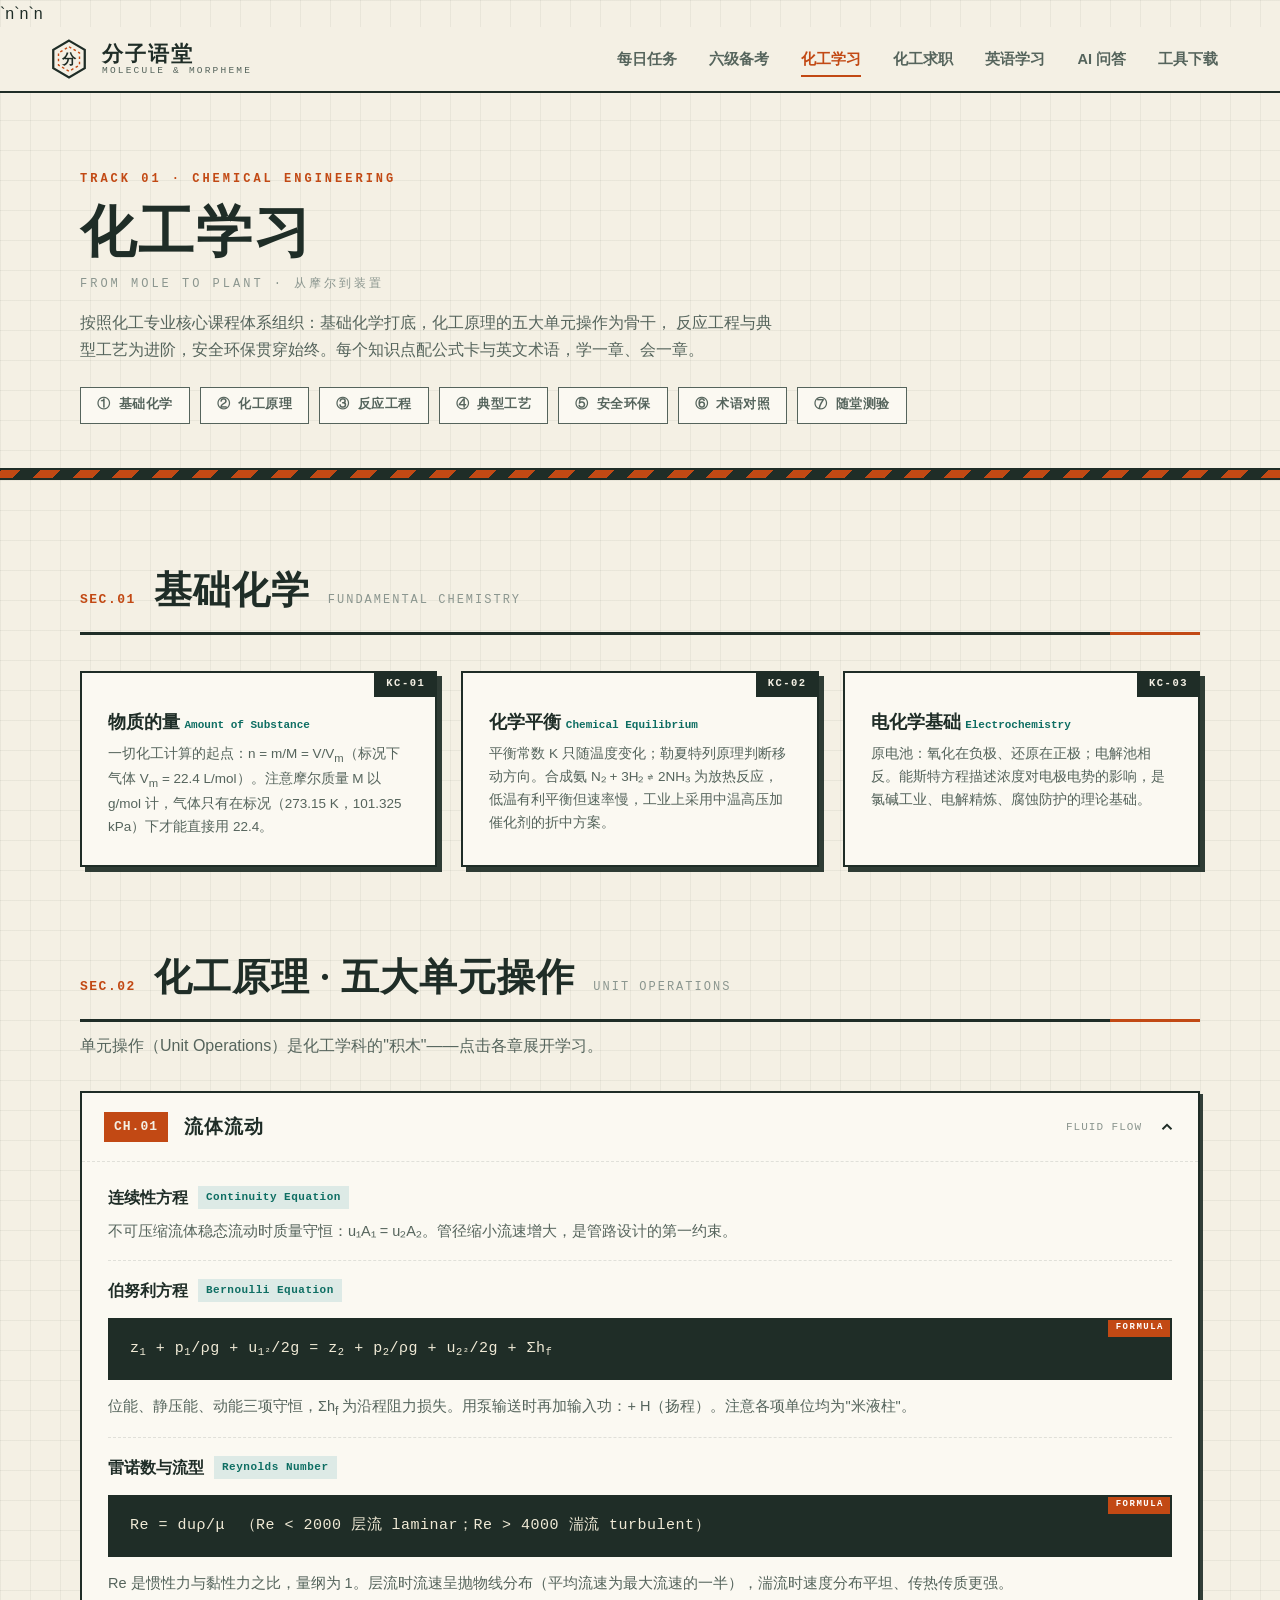
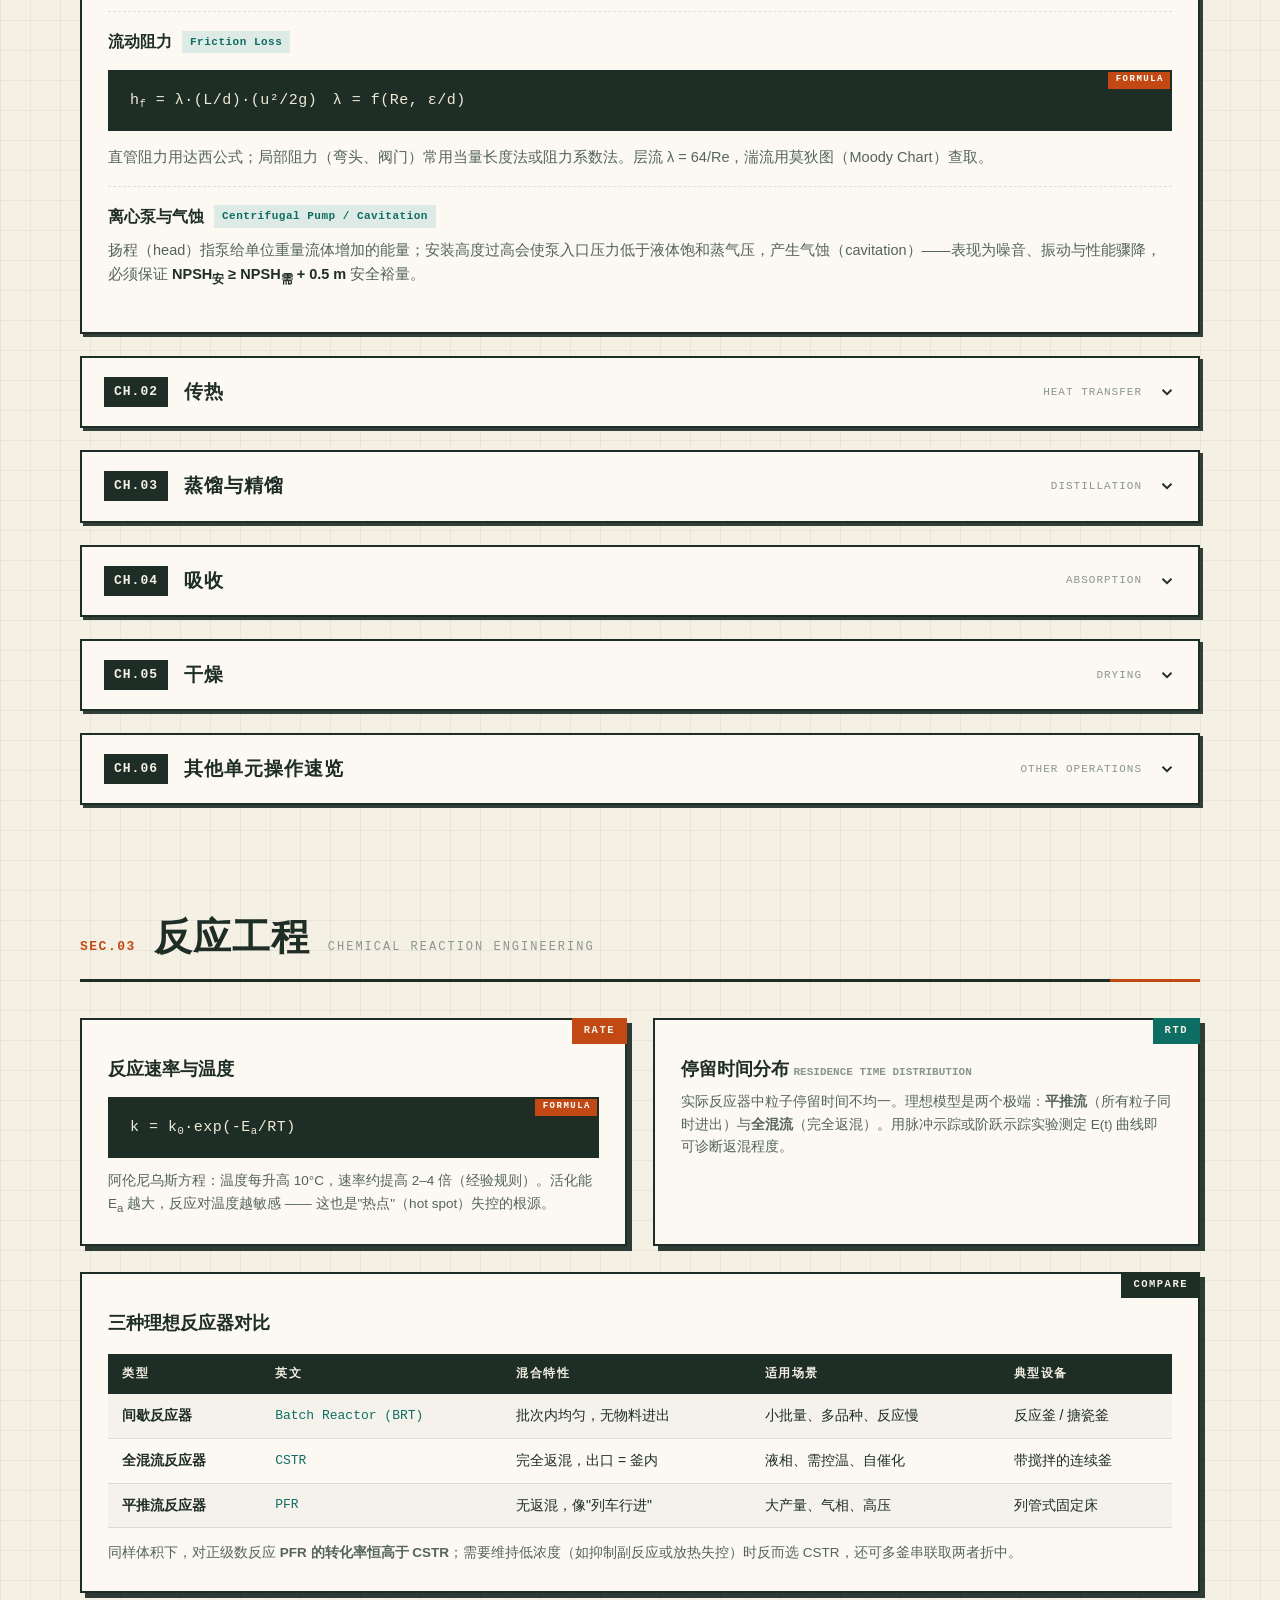
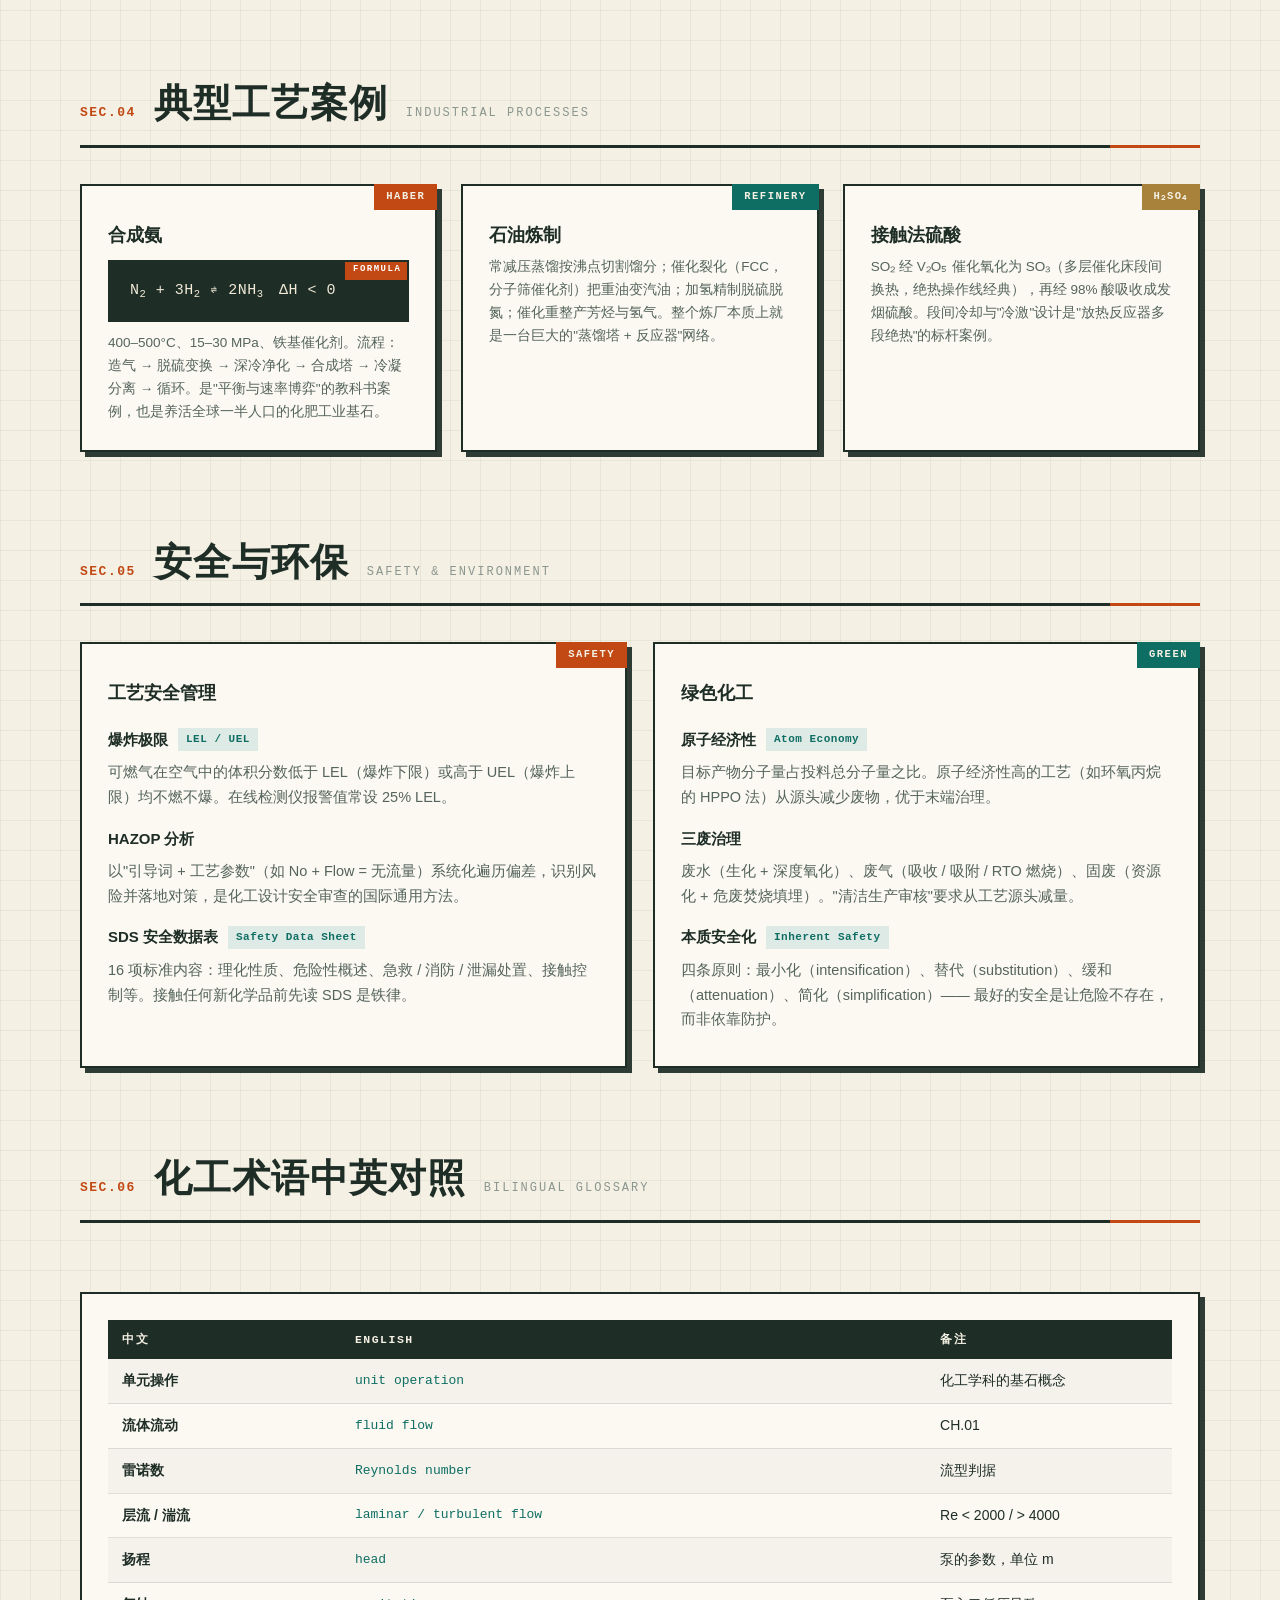
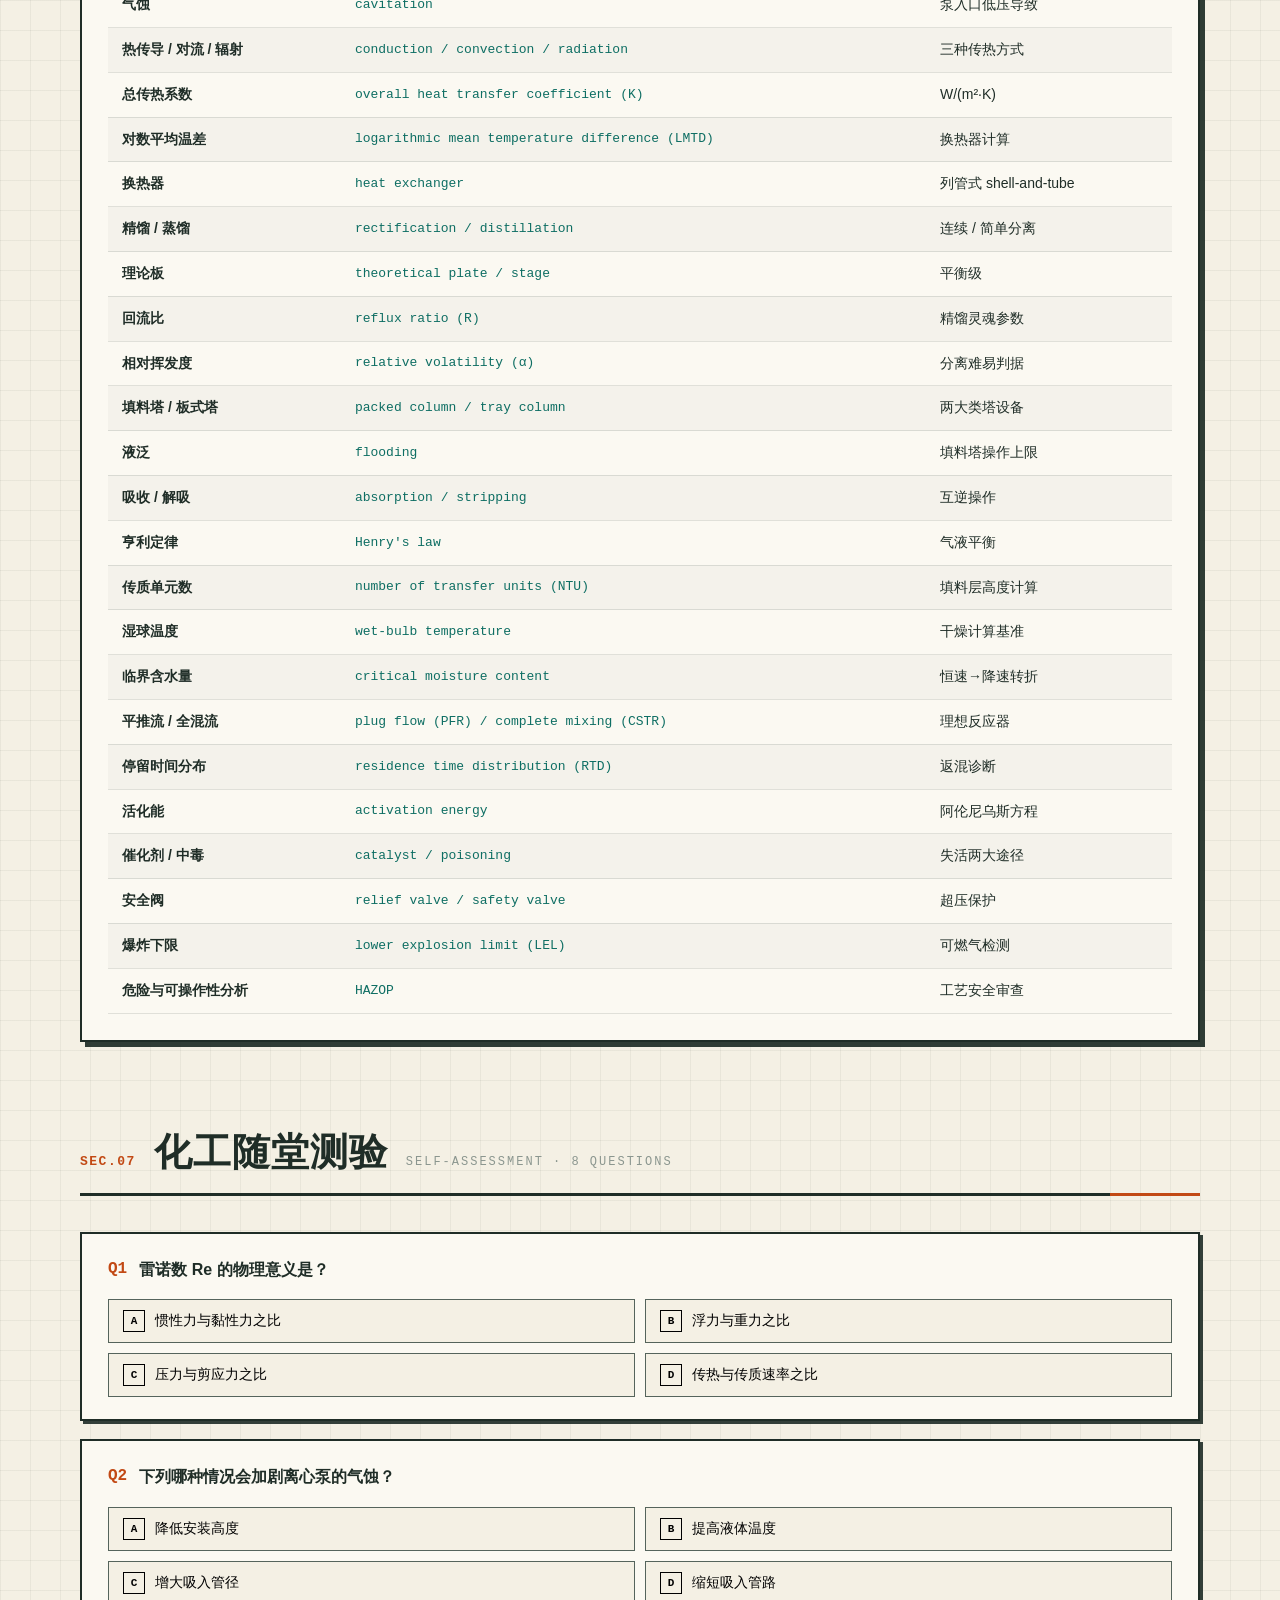
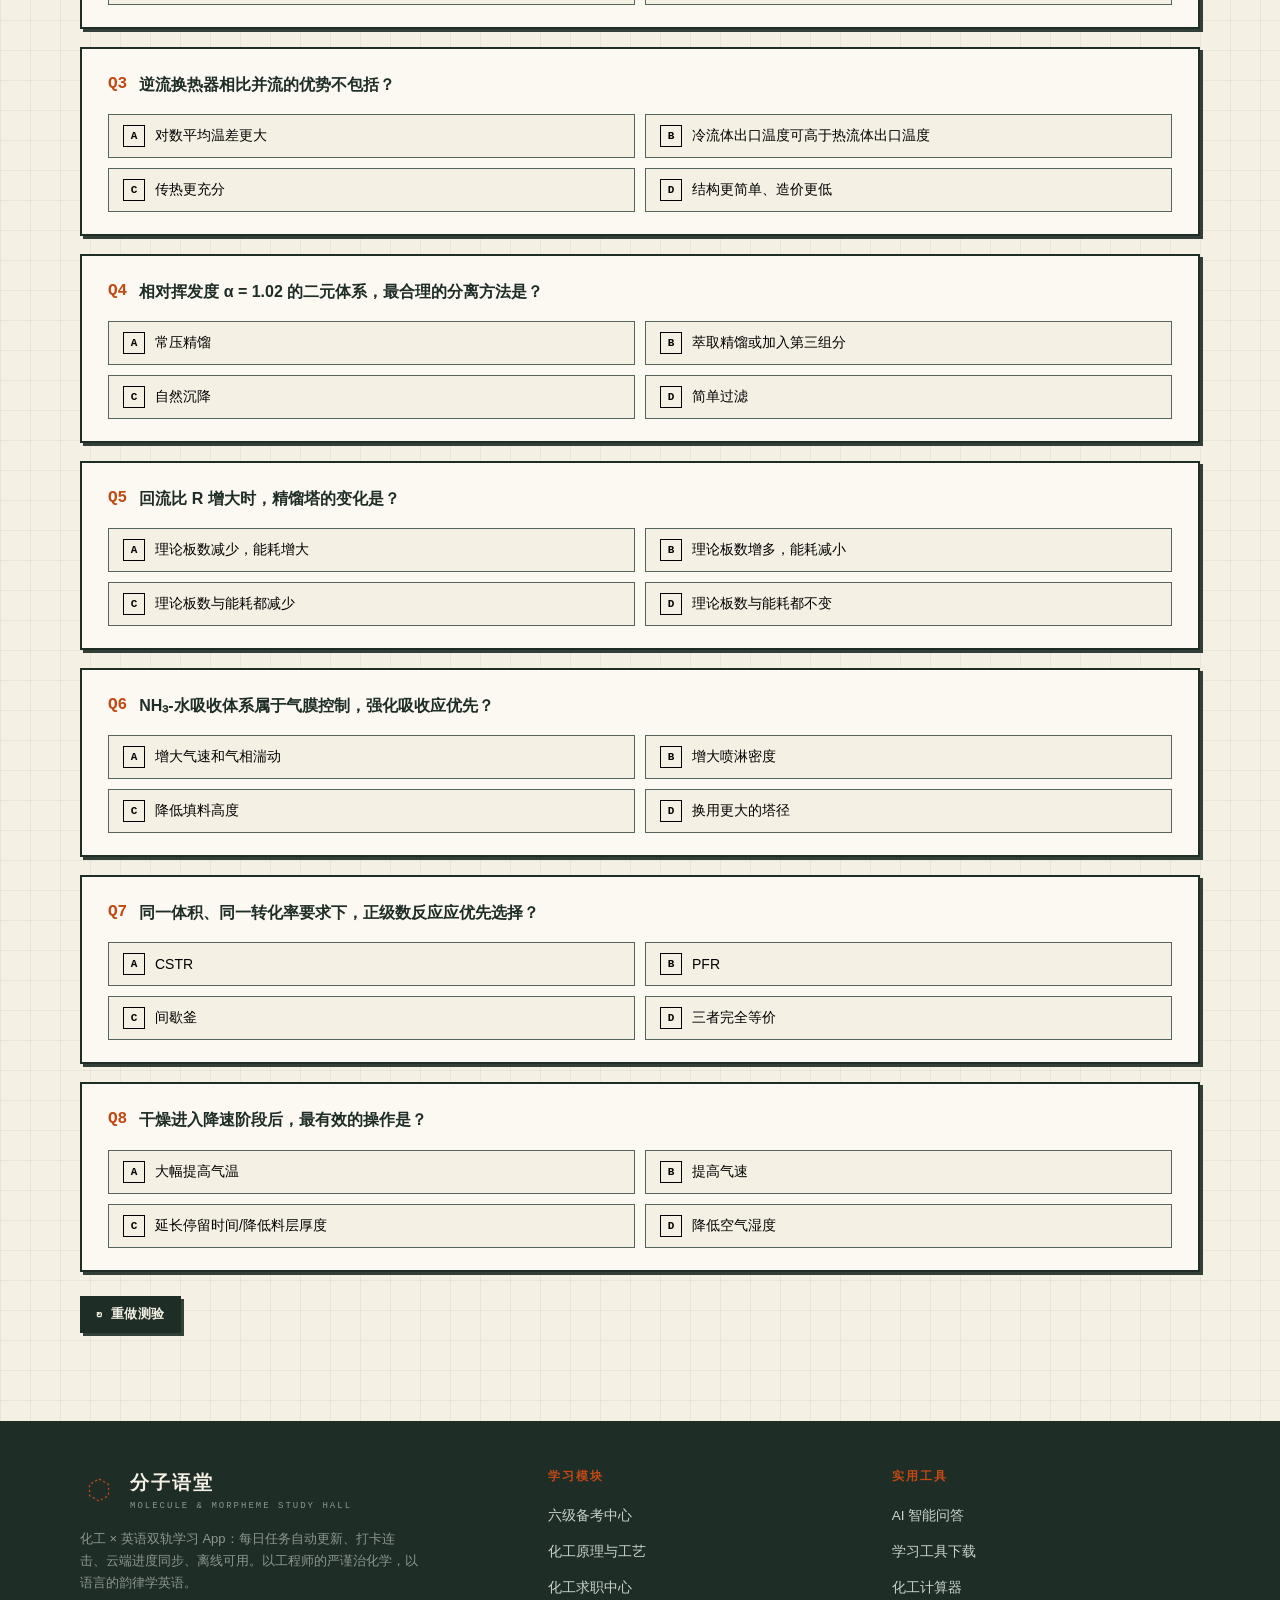
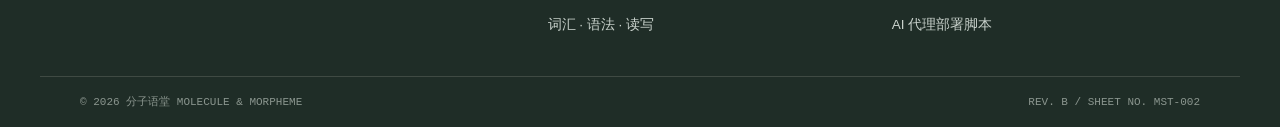
<file: chem.html>
<!DOCTYPE html>
<html lang="zh-CN">
<head>
<meta charset="UTF-8">
<meta name="viewport" content="width=device-width, initial-scale=1.0">
<title>化工学习 · 分子语堂</title>
<meta name="description" content="化工学习模块：基础化学、化工原理（流体流动、传热、蒸馏、吸收、干燥）、反应工程、典型工艺与安全环保，配套公式卡、中英术语对照与随堂测验。">
<link rel="icon" href="icons/icon-192.png">`n<link rel="apple-touch-icon" href="icons/apple-touch-icon.png">`n<link rel="manifest" href="manifest.webmanifest">`n<meta name="theme-color" content="#1f2d27">
<link rel="stylesheet" href="css/style.css">
</head>
<body data-page="chem">

<div id="nav-mount"></div>

<!-- ================= 页面横幅 ================= -->
<header class="page-hero">
  <div class="wrap">
    <div class="ph-kicker reveal">TRACK 01 · CHEMICAL ENGINEERING</div>
    <h1 class="reveal d1">化工学习</h1>
    <div class="ph-en reveal d2">FROM MOLE TO PLANT · 从摩尔到装置</div>
    <p class="ph-desc reveal d2">
      按照化工专业核心课程体系组织：基础化学打底，化工原理的五大单元操作为骨干，
      反应工程与典型工艺为进阶，安全环保贯穿始终。每个知识点配公式卡与英文术语，学一章、会一章。
    </p>
    <div class="chip-row reveal d3" style="margin-top: 24px;">
      <a class="chip" href="#basic">① 基础化学</a>
      <a class="chip" href="#principles">② 化工原理</a>
      <a class="chip" href="#reaction">③ 反应工程</a>
      <a class="chip" href="#process">④ 典型工艺</a>
      <a class="chip" href="#safety">⑤ 安全环保</a>
      <a class="chip" href="#glossary">⑥ 术语对照</a>
      <a class="chip" href="#quiz">⑦ 随堂测验</a>
    </div>
  </div>
</header>

<div class="hazard"></div>

<!-- ================= SEC.01 基础化学 ================= -->
<section class="sec" id="basic">
  <div class="wrap">
    <div class="sec-head reveal">
      <span class="sec-index">SEC.01</span>
      <h2 class="sec-title">基础化学</h2>
      <span class="sec-sub">FUNDAMENTAL CHEMISTRY</span>
    </div>
    <div class="rule reveal"></div>

    <div class="grid-3" style="margin-top: 36px;">
      <div class="card reveal d1">
        <span class="card-tag">KC-01</span>
        <h3 style="font-family: var(--serif); font-size: 18px; margin: 8px 0 6px;">物质的量 <span style="font-family: var(--mono); font-size: 11px; color: var(--teal);">Amount of Substance</span></h3>
        <p style="font-size: 13.5px; color: var(--ink-2);">一切化工计算的起点：n = m/M = V/V<sub>m</sub>（标况下气体 V<sub>m</sub> = 22.4 L/mol）。注意摩尔质量 M 以 g/mol 计，气体只有在标况（273.15 K，101.325 kPa）下才能直接用 22.4。</p>
      </div>
      <div class="card reveal d1">
        <span class="card-tag">KC-02</span>
        <h3 style="font-family: var(--serif); font-size: 18px; margin: 8px 0 6px;">化学平衡 <span style="font-family: var(--mono); font-size: 11px; color: var(--teal);">Chemical Equilibrium</span></h3>
        <p style="font-size: 13.5px; color: var(--ink-2);">平衡常数 K 只随温度变化；勒夏特列原理判断移动方向。合成氨 N₂ + 3H₂ ⇌ 2NH₃ 为放热反应，低温有利平衡但速率慢，工业上采用中温高压加催化剂的折中方案。</p>
      </div>
      <div class="card reveal d2">
        <span class="card-tag">KC-03</span>
        <h3 style="font-family: var(--serif); font-size: 18px; margin: 8px 0 6px;">电化学基础 <span style="font-family: var(--mono); font-size: 11px; color: var(--teal);">Electrochemistry</span></h3>
        <p style="font-size: 13.5px; color: var(--ink-2);">原电池：氧化在负极、还原在正极；电解池相反。能斯特方程描述浓度对电极电势的影响，是氯碱工业、电解精炼、腐蚀防护的理论基础。</p>
      </div>
    </div>
  </div>
</section>

<!-- ================= SEC.02 化工原理 ================= -->
<section class="sec" id="principles" style="padding-top: 0;">
  <div class="wrap">
    <div class="sec-head reveal">
      <span class="sec-index">SEC.02</span>
      <h2 class="sec-title">化工原理 · 五大单元操作</h2>
      <span class="sec-sub">UNIT OPERATIONS</span>
    </div>
    <div class="rule reveal"></div>
    <p class="sec-desc reveal">单元操作（Unit Operations）是化工学科的"积木"——点击各章展开学习。</p>

    <div style="margin-top: 32px;" class="reveal">

      <!-- 流体流动 -->
      <div class="unit open" data-unit>
        <div class="unit-head">
          <span class="unit-no">CH.01</span>
          <span class="unit-title">流体流动</span>
          <span class="unit-meta">FLUID FLOW</span>
          <svg class="unit-arrow" width="18" height="18" viewBox="0 0 24 24" fill="none" stroke="currentColor" stroke-width="2.5"><path d="M6 9l6 6 6-6"/></svg>
        </div>
        <div class="unit-body">
          <div class="unit-body-inner">
            <div class="kp">
              <div class="kp-title">连续性方程 <span class="en-term">Continuity Equation</span></div>
              <p class="kp-body">不可压缩流体稳态流动时质量守恒：u₁A₁ = u₂A₂。管径缩小流速增大，是管路设计的第一约束。</p>
            </div>
            <div class="kp">
              <div class="kp-title">伯努利方程 <span class="en-term">Bernoulli Equation</span></div>
              <div class="formula">z<span class="sub">1</span> + p<span class="sub">1</span>/ρg + u<span class="sub">1</span><span class="sub">²</span>/2g = z<span class="sub">2</span> + p<span class="sub">2</span>/ρg + u<span class="sub">2</span><span class="sub">²</span>/2g + Σh<span class="sub">f</span></div>
              <p class="kp-body">位能、静压能、动能三项守恒，Σh<sub>f</sub> 为沿程阻力损失。用泵输送时再加输入功：+ H（扬程）。注意各项单位均为"米液柱"。</p>
            </div>
            <div class="kp">
              <div class="kp-title">雷诺数与流型 <span class="en-term">Reynolds Number</span></div>
              <div class="formula">Re = duρ/μ　（Re &lt; 2000 层流 laminar；Re &gt; 4000 湍流 turbulent）</div>
              <p class="kp-body">Re 是惯性力与黏性力之比，量纲为 1。层流时流速呈抛物线分布（平均流速为最大流速的一半），湍流时速度分布平坦、传热传质更强。</p>
            </div>
            <div class="kp">
              <div class="kp-title">流动阻力 <span class="en-term">Friction Loss</span></div>
              <div class="formula">h<span class="sub">f</span> = λ·(L/d)·(u²/2g)　λ = f(Re, ε/d)</div>
              <p class="kp-body">直管阻力用达西公式；局部阻力（弯头、阀门）常用当量长度法或阻力系数法。层流 λ = 64/Re，湍流用莫狄图（Moody Chart）查取。</p>
            </div>
            <div class="kp">
              <div class="kp-title">离心泵与气蚀 <span class="en-term">Centrifugal Pump / Cavitation</span></div>
              <p class="kp-body">扬程（head）指泵给单位重量流体增加的能量；安装高度过高会使泵入口压力低于液体饱和蒸气压，产生气蚀（cavitation）——表现为噪音、振动与性能骤降，必须保证 <b>NPSH<sub>安</sub> ≥ NPSH<sub>需</sub> + 0.5 m</b> 安全裕量。</p>
            </div>
          </div>
        </div>
      </div>

      <!-- 传热 -->
      <div class="unit" data-unit>
        <div class="unit-head">
          <span class="unit-no">CH.02</span>
          <span class="unit-title">传热</span>
          <span class="unit-meta">HEAT TRANSFER</span>
          <svg class="unit-arrow" width="18" height="18" viewBox="0 0 24 24" fill="none" stroke="currentColor" stroke-width="2.5"><path d="M6 9l6 6 6-6"/></svg>
        </div>
        <div class="unit-body">
          <div class="unit-body-inner">
            <div class="kp">
              <div class="kp-title">三种传热方式 <span class="en-term">Conduction / Convection / Radiation</span></div>
              <p class="kp-body"><b>热传导</b>（conduction）依靠分子振动，发生于固体或静止流体层；<b>对流传热</b>（convection）依靠流体宏观流动；<b>热辐射</b>（radiation）不需要介质，遵循四次方定律。</p>
            </div>
            <div class="kp">
              <div class="kp-title">傅里叶定律 <span class="en-term">Fourier's Law</span></div>
              <div class="formula">Q = -λ·A·(dT/dx)　→　平壁稳态：Q = λAΔt/b</div>
              <p class="kp-body">λ 为导热系数（thermal conductivity），金属可达数十到数百 W/(m·K)，保温材料 &lt; 0.1。多层壁用热阻串联：Σ(b/λA)，与电路欧姆定律完全类比。</p>
            </div>
            <div class="kp">
              <div class="kp-title">总传热速率 <span class="en-term">Overall Heat Transfer</span></div>
              <div class="formula">Q = K·A·Δt<span class="sub">m</span>　1/K = 1/α<span class="sub">i</span> + b/λ + 1/α<span class="sub">o</span> + R<span class="sub">垢</span></div>
              <p class="kp-body">K 为总传热系数，由两侧对流传热系数、壁面导热与污垢热阻共同决定——<b>污垢热阻（fouling）</b>常成为主导，工程上换热器要留 15%–25% 的面积裕度。</p>
            </div>
            <div class="kp">
              <div class="kp-title">对数平均温差 <span class="en-term">LMTD</span></div>
              <div class="formula">Δt<span class="sub">m</span> = (Δt<span class="sub">大</span> - Δt<span class="sub">小</span>) / ln(Δt<span class="sub">大</span>/Δt<span class="sub">小</span>)</div>
              <p class="kp-body">换热器两端温差不等时取对数平均。<b>逆流（counter-current）</b>比并流（co-current）的平均温差大、传热更充分，且冷流体出口温度可高于热流体出口温度。</p>
            </div>
            <div class="kp">
              <div class="kp-title">换热设备 <span class="en-term">Heat Exchangers</span></div>
              <p class="kp-body">列管式（shell-and-tube）最经典，可承受高压大流量；板式（plate）传热系数高、易拆洗；螺旋板式适合含颗粒物料。强化传热三途径：提高 K、增大 A、加大 Δt<sub>m</sub>。</p>
            </div>
          </div>
        </div>
      </div>

      <!-- 蒸馏 -->
      <div class="unit" data-unit>
        <div class="unit-head">
          <span class="unit-no">CH.03</span>
          <span class="unit-title">蒸馏与精馏</span>
          <span class="unit-meta">DISTILLATION</span>
          <svg class="unit-arrow" width="18" height="18" viewBox="0 0 24 24" fill="none" stroke="currentColor" stroke-width="2.5"><path d="M6 9l6 6 6-6"/></svg>
        </div>
        <div class="unit-body">
          <div class="unit-body-inner">
            <div class="kp">
              <div class="kp-title">气液平衡基础 <span class="en-term">Vapor-Liquid Equilibrium</span></div>
              <p class="kp-body">理想溶液服从<b>拉乌尔定律</b>（Raoult's law）：p<sub>A</sub> = p<sub>A</sub><sup>o</sup>·x<sub>A</sub>。挥发度差异是蒸馏分离的根源：易挥发组分（more volatile component）在气相中富集。</p>
            </div>
            <div class="kp">
              <div class="kp-title">相对挥发度 <span class="en-term">Relative Volatility</span></div>
              <div class="formula">α = (y/(1-y)) / (x/(1-x))　→　y = αx / (1 + (α-1)x)</div>
              <p class="kp-body">α = 1 时气液两相组成相同、无法分离；α 离 1 越远越易分离。α &lt; 1.05 的体系（如丁烯异构体）蒸馏在经济上几乎不可行。</p>
            </div>
            <div class="kp">
              <div class="kp-title">全塔物料衡算 <span class="en-term">Overall Material Balance</span></div>
              <div class="formula">F = D + W　；　F·x<span class="sub">F</span> = D·x<span class="sub">D</span> + W·x<span class="sub">W</span></div>
              <p class="kp-body">F/D/W 为进料、馏出液、釜液流量。注意"清晰分割"（xD 近 1、xW 近 0）只是理想假设。</p>
            </div>
            <div class="kp">
              <div class="kp-title">理论板与回流比 <span class="en-term">Theoretical Plate / Reflux Ratio</span></div>
              <p class="kp-body">理论板指离开该板的气液两相达到平衡的理想塔板。回流比 R = L/D 是精馏的"灵魂参数"：全回流时理论板数最少（<b>芬斯克方程</b>），R 增大操作线远离平衡线、板数减少但能耗上升，实际在最小回流比 R<sub>min</sub> 的 1.2–2 倍间取经济最优。</p>
              <div class="formula">N<span class="sub">min</span> = ln[ x<span class="sub">D</span>(1-x<span class="sub">W</span>) / x<span class="sub">W</span>(1-x<span class="sub">D</span>) ] / ln α</div>
            </div>
            <div class="kp">
              <div class="kp-title">进料热状态与塔设备 <span class="en-term">Feed Condition / Columns</span></div>
              <p class="kp-body">进料热状态 q（过冷液体到过热蒸气）决定 q 线位置。塔设备分<b>板式塔</b>（tray column：泡罩、筛板、浮阀）与<b>填料塔</b>（packed column），前者适合大直径、抗堵塞，后者压降低、效率高。</p>
            </div>
          </div>
        </div>
      </div>

      <!-- 吸收 -->
      <div class="unit" data-unit>
        <div class="unit-head">
          <span class="unit-no">CH.04</span>
          <span class="unit-title">吸收</span>
          <span class="unit-meta">ABSORPTION</span>
          <svg class="unit-arrow" width="18" height="18" viewBox="0 0 24 24" fill="none" stroke="currentColor" stroke-width="2.5"><path d="M6 9l6 6 6-6"/></svg>
        </div>
        <div class="unit-body">
          <div class="unit-body-inner">
            <div class="kp">
              <div class="kp-title">亨利定律 <span class="en-term">Henry's Law</span></div>
              <div class="formula">p<span class="sub">*</span> = E·x　（E 为亨利系数；溶解度越大 E 越小）</div>
              <p class="kp-body">气液平衡是吸收的极限：液相浓度低于平衡浓度才能继续吸收。工业吸收剂的要求：<b>溶解度大、选择性高、蒸气压低、易再生、腐蚀性小</b>。</p>
            </div>
            <div class="kp">
              <div class="kp-title">气膜与液膜控制 <span class="en-term">Film Control</span></div>
              <p class="kp-body">双膜理论（two-film theory）把传质阻力集中在气液两侧的膜内。易溶气体（如 NH₃-水）为气膜控制——增大气速有效；难溶气体（如 CO₂-水）为液膜控制——增大喷淋量有效。</p>
            </div>
            <div class="kp">
              <div class="kp-title">填料塔 <span class="en-term">Packed Column</span></div>
              <p class="kp-body">填料（拉西环、鲍尔环、规整填料）提供气液接触表面；液体靠分布器均匀喷淋，气体逆流而上。关键水力学指标是<b>液泛气速</b>（flooding velocity），实际操作气速取液泛气速的 0.6–0.8 倍。</p>
            </div>
            <div class="kp">
              <div class="kp-title">传质单元 <span class="en-term">NTU / HTU</span></div>
              <div class="formula">Z = H<span class="sub">OG</span> · N<span class="sub">OG</span></div>
              <p class="kp-body">填料层高度 = 传质单元高度 HTU（设备性能）× 传质单元数 NTU（分离任务难度）。解吸（stripping）是吸收的逆过程，常用于溶剂再生。</p>
            </div>
          </div>
        </div>
      </div>

      <!-- 干燥 -->
      <div class="unit" data-unit>
        <div class="unit-head">
          <span class="unit-no">CH.05</span>
          <span class="unit-title">干燥</span>
          <span class="unit-meta">DRYING</span>
          <svg class="unit-arrow" width="18" height="18" viewBox="0 0 24 24" fill="none" stroke="currentColor" stroke-width="2.5"><path d="M6 9l6 6 6-6"/></svg>
        </div>
        <div class="unit-body">
          <div class="unit-body-inner">
            <div class="kp">
              <div class="kp-title">湿空气性质 <span class="en-term">Humid Air Properties</span></div>
              <div class="formula">H = 0.622 · p<span class="sub">v</span> / (P - p<span class="sub">v</span>)</div>
              <p class="kp-body">湿度 H（humidity ratio）、相对湿度 φ、干球/湿球温度（dry/wet bulb temperature）、焓 I 与露点（dew point）。湿球温度是绝热饱和过程的渐近温度，干燥速率计算的核心参数。</p>
            </div>
            <div class="kp">
              <div class="kp-title">干燥速率曲线 <span class="en-term">Drying Rate Curve</span></div>
              <p class="kp-body"><b>恒速阶段</b>（constant-rate period）由表面汽化控制，速率取决于外部空气条件；<b>降速阶段</b>（falling-rate period）由内部水分迁移控制，提高气温效果有限。转折点为<b>临界含水量</b>（critical moisture content），物料只能干燥到平衡含水量（equilibrium moisture content）为止。</p>
            </div>
            <div class="kp">
              <div class="kp-title">典型干燥器 <span class="en-term">Dryers</span></div>
              <p class="kp-body">气流干燥器（pneumatic）适合粉状、耐高温物料；流化床（fluidized bed）传热强、停留时间可调；喷雾干燥（spray drying）直接从溶液/悬浮液一步到粉体，广泛用于奶粉、染料、催化剂制备。</p>
            </div>
          </div>
        </div>
      </div>

      <!-- 其他单元操作 -->
      <div class="unit" data-unit>
        <div class="unit-head">
          <span class="unit-no">CH.06</span>
          <span class="unit-title">其他单元操作速览</span>
          <span class="unit-meta">OTHER OPERATIONS</span>
          <svg class="unit-arrow" width="18" height="18" viewBox="0 0 24 24" fill="none" stroke="currentColor" stroke-width="2.5"><path d="M6 9l6 6 6-6"/></svg>
        </div>
        <div class="unit-body">
          <div class="unit-body-inner">
            <div class="kp">
              <div class="kp-title">蒸发 <span class="en-term">Evaporation</span></div>
              <p class="kp-body">浓缩溶液的操作。多效蒸发（multi-effect evaporation）用前一效的二次蒸汽加热后一效，显著降低蒸汽消耗；温差损失（沸点升高）限制效数，一般 2–4 效。</p>
            </div>
            <div class="kp">
              <div class="kp-title">萃取 <span class="en-term">Liquid-Liquid Extraction</span></div>
              <p class="kp-body">利用溶质在互不相溶液体间分配的不同实现分离，适用于热敏、沸点接近体系。三角形相图（ternary diagram）中的联结线（tie line）是计算的理论基础。</p>
            </div>
            <div class="kp">
              <div class="kp-title">结晶 <span class="en-term">Crystallization</span></div>
              <p class="kp-body">过饱和度（supersaturation）是结晶的驱动力：过饱和曲线与溶解度曲线之间的"介稳区"是工业操作的黄金区域。晶核生成与晶体生长的竞争决定粒度分布。</p>
            </div>
            <div class="kp">
              <div class="kp-title">膜分离 <span class="en-term">Membrane Separation</span></div>
              <p class="kp-body">反渗透（RO）、超滤（UF）、纳滤（NF）、电渗析（ED）按截留分子量分级驱动，无相变、低能耗，是水处理与原料药纯化的主流技术。</p>
            </div>
          </div>
        </div>
      </div>

    </div>
  </div>
</section>

<!-- ================= SEC.03 反应工程 ================= -->
<section class="sec" id="reaction" style="padding-top: 0;">
  <div class="wrap">
    <div class="sec-head reveal">
      <span class="sec-index">SEC.03</span>
      <h2 class="sec-title">反应工程</h2>
      <span class="sec-sub">CHEMICAL REACTION ENGINEERING</span>
    </div>
    <div class="rule reveal"></div>

    <div class="grid-2" style="margin-top: 36px;">
      <div class="card reveal d1">
        <span class="card-tag rust">RATE</span>
        <h3 style="font-family: var(--serif); font-size: 18px; margin: 8px 0 6px;">反应速率与温度</h3>
        <div class="formula" style="margin: 12px 0;">k = k<span class="sub">0</span>·exp(-E<span class="sub">a</span>/RT)</div>
        <p style="font-size: 13.5px; color: var(--ink-2);">阿伦尼乌斯方程：温度每升高 10°C，速率约提高 2–4 倍（经验规则）。活化能 E<sub>a</sub> 越大，反应对温度越敏感 —— 这也是"热点"（hot spot）失控的根源。</p>
      </div>
      <div class="card reveal d2">
        <span class="card-tag teal">RTD</span>
        <h3 style="font-family: var(--serif); font-size: 18px; margin: 8px 0 6px;">停留时间分布 <span style="font-family: var(--mono); font-size: 11px; color: var(--ink-3);">RESIDENCE TIME DISTRIBUTION</span></h3>
        <p style="font-size: 13.5px; color: var(--ink-2);">实际反应器中粒子停留时间不均一。理想模型是两个极端：<b>平推流</b>（所有粒子同时进出）与<b>全混流</b>（完全返混）。用脉冲示踪或阶跃示踪实验测定 E(t) 曲线即可诊断返混程度。</p>
      </div>
    </div>

    <div class="card reveal" style="margin-top: 26px;">
      <span class="card-tag">COMPARE</span>
      <h3 style="font-family: var(--serif); font-size: 18px; margin: 8px 0 16px;">三种理想反应器对比</h3>
      <div style="overflow-x: auto;">
        <table class="term-table">
          <tr><th>类型</th><th>英文</th><th>混合特性</th><th>适用场景</th><th>典型设备</th></tr>
          <tr><td>间歇反应器</td><td>Batch Reactor (BRT)</td><td>批次内均匀，无物料进出</td><td>小批量、多品种、反应慢</td><td>反应釜 / 搪瓷釜</td></tr>
          <tr><td>全混流反应器</td><td>CSTR</td><td>完全返混，出口 = 釜内</td><td>液相、需控温、自催化</td><td>带搅拌的连续釜</td></tr>
          <tr><td>平推流反应器</td><td>PFR</td><td>无返混，像"列车行进"</td><td>大产量、气相、高压</td><td>列管式固定床</td></tr>
        </table>
      </div>
      <p style="font-size: 13.5px; color: var(--ink-2); margin-top: 14px;">
        同样体积下，对正级数反应 <b>PFR 的转化率恒高于 CSTR</b>；需要维持低浓度（如抑制副反应或放热失控）时反而选 CSTR，还可多釜串联取两者折中。
      </p>
    </div>
  </div>
</section>

<!-- ================= SEC.04 典型工艺 ================= -->
<section class="sec" id="process" style="padding-top: 0;">
  <div class="wrap">
    <div class="sec-head reveal">
      <span class="sec-index">SEC.04</span>
      <h2 class="sec-title">典型工艺案例</h2>
      <span class="sec-sub">INDUSTRIAL PROCESSES</span>
    </div>
    <div class="rule reveal"></div>

    <div class="grid-3" style="margin-top: 36px;">
      <div class="card reveal d1">
        <span class="card-tag rust">HABER</span>
        <h3 style="font-family: var(--serif); font-size: 18px; margin: 8px 0 6px;">合成氨</h3>
        <div class="formula" style="margin: 10px 0;">N<span class="sub">2</span> + 3H<span class="sub">2</span> ⇌ 2NH<span class="sub">3</span>　ΔH &lt; 0</div>
        <p style="font-size: 13.5px; color: var(--ink-2);">400–500°C、15–30 MPa、铁基催化剂。流程：造气 → 脱硫变换 → 深冷净化 → 合成塔 → 冷凝分离 → 循环。是"平衡与速率博弈"的教科书案例，也是养活全球一半人口的化肥工业基石。</p>
      </div>
      <div class="card reveal d2">
        <span class="card-tag teal">REFINERY</span>
        <h3 style="font-family: var(--serif); font-size: 18px; margin: 8px 0 6px;">石油炼制</h3>
        <p style="font-size: 13.5px; color: var(--ink-2);">常减压蒸馏按沸点切割馏分；催化裂化（FCC，分子筛催化剂）把重油变汽油；加氢精制脱硫脱氮；催化重整产芳烃与氢气。整个炼厂本质上就是一台巨大的"蒸馏塔 + 反应器"网络。</p>
      </div>
      <div class="card reveal d3">
        <span class="card-tag gold">H₂SO₄</span>
        <h3 style="font-family: var(--serif); font-size: 18px; margin: 8px 0 6px;">接触法硫酸</h3>
        <p style="font-size: 13.5px; color: var(--ink-2);">SO₂ 经 V₂O₅ 催化氧化为 SO₃（多层催化床段间换热，绝热操作线经典），再经 98% 酸吸收成发烟硫酸。段间冷却与"冷激"设计是"放热反应器多段绝热"的标杆案例。</p>
      </div>
    </div>
  </div>
</section>

<!-- ================= SEC.05 安全环保 ================= -->
<section class="sec" id="safety" style="padding-top: 0;">
  <div class="wrap">
    <div class="sec-head reveal">
      <span class="sec-index">SEC.05</span>
      <h2 class="sec-title">安全与环保</h2>
      <span class="sec-sub">SAFETY &amp; ENVIRONMENT</span>
    </div>
    <div class="rule reveal"></div>

    <div class="grid-2" style="margin-top: 36px;">
      <div class="card reveal d1">
        <span class="card-tag rust">SAFETY</span>
        <h3 style="font-family: var(--serif); font-size: 18px; margin: 8px 0 10px;">工艺安全管理</h3>
        <div class="kp" style="border: none; padding: 8px 0;">
          <div class="kp-title" style="font-size: 15px;">爆炸极限 <span class="en-term">LEL / UEL</span></div>
          <p class="kp-body">可燃气在空气中的体积分数低于 LEL（爆炸下限）或高于 UEL（爆炸上限）均不燃不爆。在线检测仪报警值常设 25% LEL。</p>
        </div>
        <div class="kp" style="border: none; padding: 8px 0;">
          <div class="kp-title" style="font-size: 15px;">HAZOP 分析</div>
          <p class="kp-body">以"引导词 + 工艺参数"（如 No + Flow = 无流量）系统化遍历偏差，识别风险并落地对策，是化工设计安全审查的国际通用方法。</p>
        </div>
        <div class="kp" style="border: none; padding: 8px 0;">
          <div class="kp-title" style="font-size: 15px;">SDS 安全数据表 <span class="en-term">Safety Data Sheet</span></div>
          <p class="kp-body">16 项标准内容：理化性质、危险性概述、急救 / 消防 / 泄漏处置、接触控制等。接触任何新化学品前先读 SDS 是铁律。</p>
        </div>
      </div>
      <div class="card reveal d2">
        <span class="card-tag teal">GREEN</span>
        <h3 style="font-family: var(--serif); font-size: 18px; margin: 8px 0 10px;">绿色化工</h3>
        <div class="kp" style="border: none; padding: 8px 0;">
          <div class="kp-title" style="font-size: 15px;">原子经济性 <span class="en-term">Atom Economy</span></div>
          <p class="kp-body">目标产物分子量占投料总分子量之比。原子经济性高的工艺（如环氧丙烷的 HPPO 法）从源头减少废物，优于末端治理。</p>
        </div>
        <div class="kp" style="border: none; padding: 8px 0;">
          <div class="kp-title" style="font-size: 15px;">三废治理</div>
          <p class="kp-body">废水（生化 + 深度氧化）、废气（吸收 / 吸附 / RTO 燃烧）、固废（资源化 + 危废焚烧填埋）。"清洁生产审核"要求从工艺源头减量。</p>
        </div>
        <div class="kp" style="border: none; padding: 8px 0;">
          <div class="kp-title" style="font-size: 15px;">本质安全化 <span class="en-term">Inherent Safety</span></div>
          <p class="kp-body">四条原则：最小化（intensification）、替代（substitution）、缓和（attenuation）、简化（simplification）—— 最好的安全是让危险不存在，而非依靠防护。</p>
        </div>
      </div>
    </div>
  </div>
</section>

<!-- ================= SEC.06 术语对照 ================= -->
<section class="sec" id="glossary" style="padding-top: 0;">
  <div class="wrap">
    <div class="sec-head reveal">
      <span class="sec-index">SEC.06</span>
      <h2 class="sec-title">化工术语中英对照</h2>
      <span class="sec-sub">BILINGUAL GLOSSARY</span>
    </div>
    <div class="rule reveal"></div>
    <p class="sec-desc reveal">学化工的同时记住英文术语 —— 完整版（120+ 条）可在 <a href="tools.html" style="color: var(--rust); font-weight: 600;">工具下载页</a> 获取 CSV 文件。</p>

    <div class="card reveal" style="margin-top: 32px;">
      <div style="overflow-x: auto;">
        <table class="term-table">
          <tr><th>中文</th><th>ENGLISH</th><th>备注</th></tr>
          <tr><td>单元操作</td><td>unit operation</td><td>化工学科的基石概念</td></tr>
          <tr><td>流体流动</td><td>fluid flow</td><td>CH.01</td></tr>
          <tr><td>雷诺数</td><td>Reynolds number</td><td>流型判据</td></tr>
          <tr><td>层流 / 湍流</td><td>laminar / turbulent flow</td><td>Re &lt; 2000 / &gt; 4000</td></tr>
          <tr><td>扬程</td><td>head</td><td>泵的参数，单位 m</td></tr>
          <tr><td>气蚀</td><td>cavitation</td><td>泵入口低压导致</td></tr>
          <tr><td>热传导 / 对流 / 辐射</td><td>conduction / convection / radiation</td><td>三种传热方式</td></tr>
          <tr><td>总传热系数</td><td>overall heat transfer coefficient (K)</td><td>W/(m²·K)</td></tr>
          <tr><td>对数平均温差</td><td>logarithmic mean temperature difference (LMTD)</td><td>换热器计算</td></tr>
          <tr><td>换热器</td><td>heat exchanger</td><td>列管式 shell-and-tube</td></tr>
          <tr><td>精馏 / 蒸馏</td><td>rectification / distillation</td><td>连续 / 简单分离</td></tr>
          <tr><td>理论板</td><td>theoretical plate / stage</td><td>平衡级</td></tr>
          <tr><td>回流比</td><td>reflux ratio (R)</td><td>精馏灵魂参数</td></tr>
          <tr><td>相对挥发度</td><td>relative volatility (α)</td><td>分离难易判据</td></tr>
          <tr><td>填料塔 / 板式塔</td><td>packed column / tray column</td><td>两大类塔设备</td></tr>
          <tr><td>液泛</td><td>flooding</td><td>填料塔操作上限</td></tr>
          <tr><td>吸收 / 解吸</td><td>absorption / stripping</td><td>互逆操作</td></tr>
          <tr><td>亨利定律</td><td>Henry's law</td><td>气液平衡</td></tr>
          <tr><td>传质单元数</td><td>number of transfer units (NTU)</td><td>填料层高度计算</td></tr>
          <tr><td>湿球温度</td><td>wet-bulb temperature</td><td>干燥计算基准</td></tr>
          <tr><td>临界含水量</td><td>critical moisture content</td><td>恒速→降速转折</td></tr>
          <tr><td>平推流 / 全混流</td><td>plug flow (PFR) / complete mixing (CSTR)</td><td>理想反应器</td></tr>
          <tr><td>停留时间分布</td><td>residence time distribution (RTD)</td><td>返混诊断</td></tr>
          <tr><td>活化能</td><td>activation energy</td><td>阿伦尼乌斯方程</td></tr>
          <tr><td>催化剂 / 中毒</td><td>catalyst / poisoning</td><td>失活两大途径</td></tr>
          <tr><td>安全阀</td><td>relief valve / safety valve</td><td>超压保护</td></tr>
          <tr><td>爆炸下限</td><td>lower explosion limit (LEL)</td><td>可燃气检测</td></tr>
          <tr><td>危险与可操作性分析</td><td>HAZOP</td><td>工艺安全审查</td></tr>
        </table>
      </div>
    </div>
  </div>
</section>

<!-- ================= SEC.07 随堂测验 ================= -->
<section class="sec" id="quiz" style="padding-top: 0;">
  <div class="wrap">
    <div class="sec-head reveal">
      <span class="sec-index">SEC.07</span>
      <h2 class="sec-title">化工随堂测验</h2>
      <span class="sec-sub">SELF-ASSESSMENT · 8 QUESTIONS</span>
    </div>
    <div class="rule reveal"></div>

    <div id="quizZone" style="margin-top: 36px;" class="reveal"></div>

    <div style="display: flex; align-items: center; gap: 18px; margin-top: 24px; flex-wrap: wrap;">
      <button class="btn dark sm" id="quizReset">↻ 重做测验</button>
      <div id="quizScore" style="font-family: var(--mono); font-size: 14px; font-weight: 700;"></div>
    </div>
  </div>
</section>

<div id="footer-mount"></div>

<script src="js/shared.js"></script>
<script>
(function () {
  "use strict";

  /* ---------- 手风琴 ---------- */
  document.querySelectorAll("[data-unit] .unit-head").forEach(function (head) {
    head.addEventListener("click", function () {
      head.parentElement.classList.toggle("open");
    });
  });

  /* ---------- 测验 ---------- */
  var QUIZ = [
    {
      q: "雷诺数 Re 的物理意义是？",
      opts: ["惯性力与黏性力之比", "浮力与重力之比", "压力与剪应力之比", "传热与传质速率之比"],
      a: 0,
      e: "Re = duρ/μ，表征惯性力与黏性力的相对大小，是流型判据：Re<2000 层流，Re>4000 湍流。"
    },
    {
      q: "下列哪种情况会加剧离心泵的气蚀？",
      opts: ["降低安装高度", "提高液体温度", "增大吸入管径", "缩短吸入管路"],
      a: 1,
      e: "温度升高 → 饱和蒸气压升高 → 泵入口更易低于汽化压力。其余三项都是缓解气蚀的措施。"
    },
    {
      q: "逆流换热器相比并流的优势不包括？",
      opts: ["对数平均温差更大", "冷流体出口温度可高于热流体出口温度", "传热更充分", "结构更简单、造价更低"],
      a: 3,
      e: "逆流在结构上与并流无本质差别，优势全在热力学：Δt_m 更大、温度交叉可行。"
    },
    {
      q: "相对挥发度 α = 1.02 的二元体系，最合理的分离方法是？",
      opts: ["常压精馏", "萃取精馏或加入第三组分", "自然沉降", "简单过滤"],
      a: 1,
      e: "α 接近 1 意味着普通精馏需要极多塔板，工程上不可行；加入萃取剂改变相对挥发度是标准方案。"
    },
    {
      q: "回流比 R 增大时，精馏塔的变化是？",
      opts: ["理论板数减少，能耗增大", "理论板数增多，能耗减小", "理论板数与能耗都减少", "理论板数与能耗都不变"],
      a: 0,
      e: "R↑ → 操作线远离平衡线 → 梯级数减少，但塔顶冷凝与塔釜再沸负荷上升，存在经济最优回流比（约 1.2–2 倍 Rmin）。"
    },
    {
      q: "NH₃-水吸收体系属于气膜控制，强化吸收应优先？",
      opts: ["增大气速和气相湍动", "增大喷淋密度", "降低填料高度", "换用更大的塔径"],
      a: 0,
      e: "气膜控制时总阻力集中在气膜，提高气相湍动（气速）最有效；液膜控制时才优先增大喷淋量。"
    },
    {
      q: "同一体积、同一转化率要求下，正级数反应应优先选择？",
      opts: ["CSTR", "PFR", "间歇釜", "三者完全等价"],
      a: 1,
      e: "PFR 内浓度沿程递减缓慢，平均反应浓度高于全混流的出口浓度，速率更快，所需体积更小。"
    },
    {
      q: "干燥进入降速阶段后，最有效的操作是？",
      opts: ["大幅提高气温", "提高气速", "延长停留时间/降低料层厚度", "降低空气湿度"],
      a: 2,
      e: "降速阶段由内部水分迁移控制，外部条件改善收效甚微；减薄料层、延长干燥时间（或改用微波等内部加热方式）才是对症下药。"
    }
  ];

  var zone = document.getElementById("quizZone");
  var scoreEl = document.getElementById("quizScore");
  var answered = {};

  function render() {
    zone.innerHTML = QUIZ.map(function (item, i) {
      return '<div class="quiz-q" data-qi="' + i + '">' +
        '<div class="q-title"><span class="q-no">Q' + (i + 1) + '</span><span>' + item.q + '</span></div>' +
        '<div class="quiz-opts">' +
        item.opts.map(function (o, j) {
          return '<button class="quiz-opt" data-qi="' + i + '" data-oi="' + j + '"><span class="opt-key">' + "ABCD".charAt(j) + '</span><span>' + o + '</span></button>';
        }).join("") +
        '</div>' +
        '<div class="quiz-explain">解析：' + item.e + '</div>' +
        '</div>';
    }).join("");
    answered = {};
    scoreEl.textContent = "";
  }

  zone.addEventListener("click", function (ev) {
    var btn = ev.target.closest(".quiz-opt");
    if (!btn) return;
    var qi = +btn.dataset.qi, oi = +btn.dataset.oi;
    if (answered[qi] !== undefined) return;
    answered[qi] = oi;
    var q = QUIZ[qi];
    var qEl = zone.querySelector('[data-qi="' + qi + '"]');
    qEl.querySelectorAll(".quiz-opt").forEach(function (b, j) {
      b.disabled = true;
      if (j === q.a) b.classList.add("right");
      else if (j === oi) b.classList.add("wrong");
    });
    qEl.querySelector(".quiz-explain").classList.add("show");
    var done = Object.keys(answered).length;
    if (done === QUIZ.length) {
      var right = Object.keys(answered).filter(function (k) { return answered[k] === QUIZ[k].a; }).length;
      scoreEl.textContent = "▸ 得分：" + right + " / " + QUIZ.length + (right === QUIZ.length ? "　满分，如精馏塔般完美！" : "　错题请看解析巩固。");
      scoreEl.style.color = right === QUIZ.length ? "var(--teal)" : "var(--rust)";
    }
  });

  document.getElementById("quizReset").addEventListener("click", render);
  render();
})();
</script>
</body>
</html>
</file>
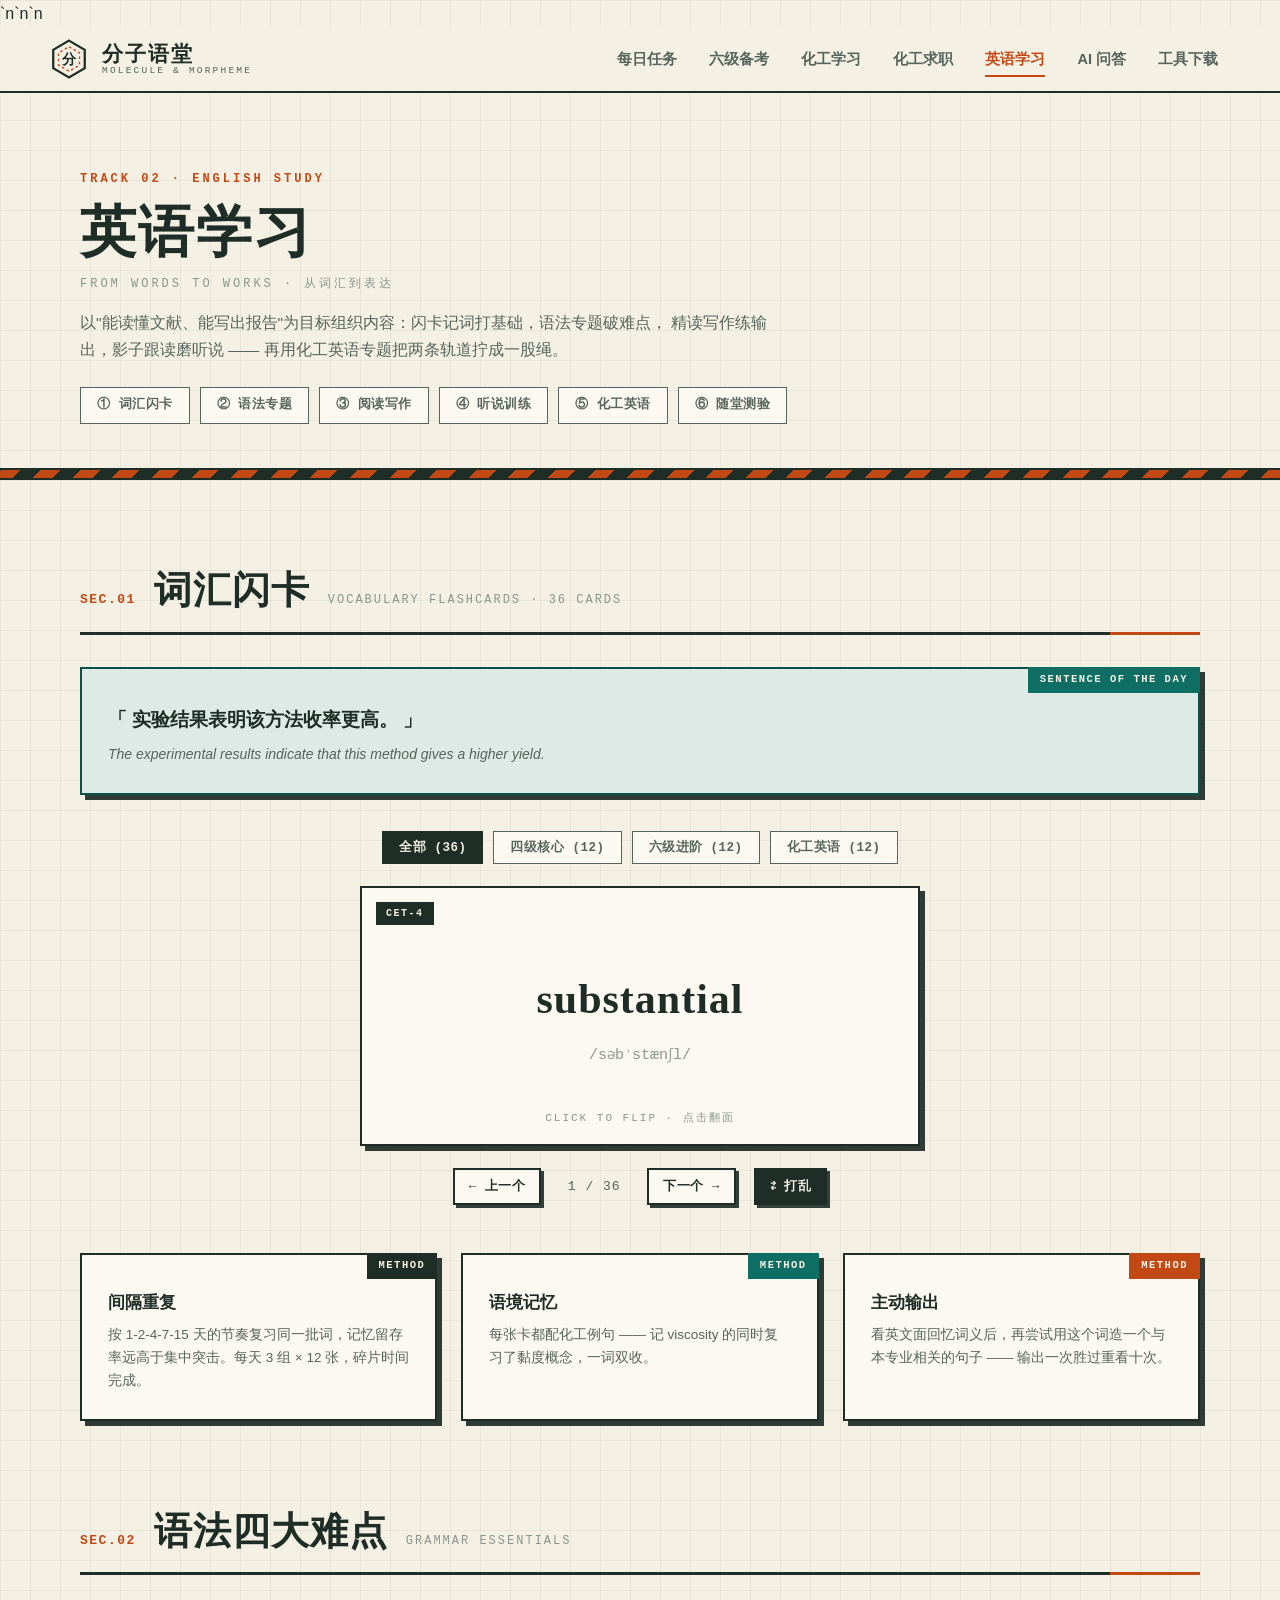
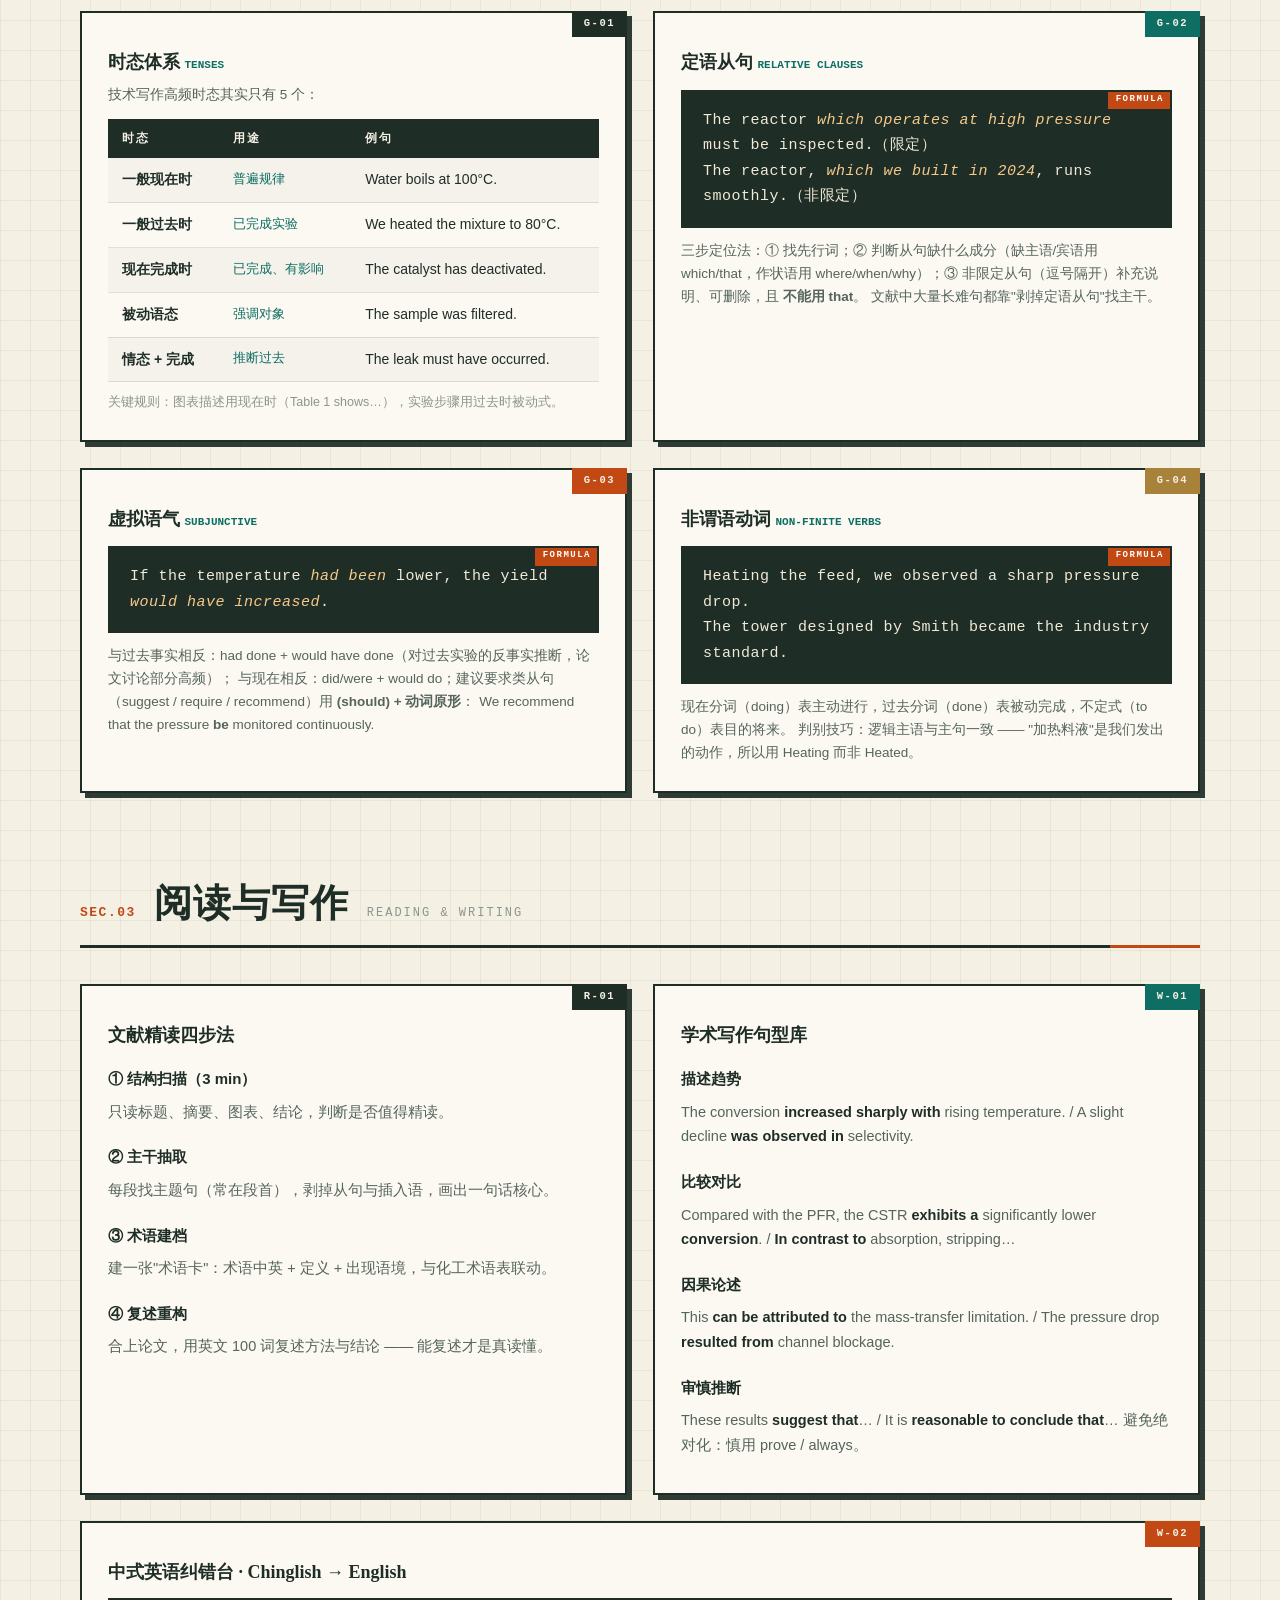
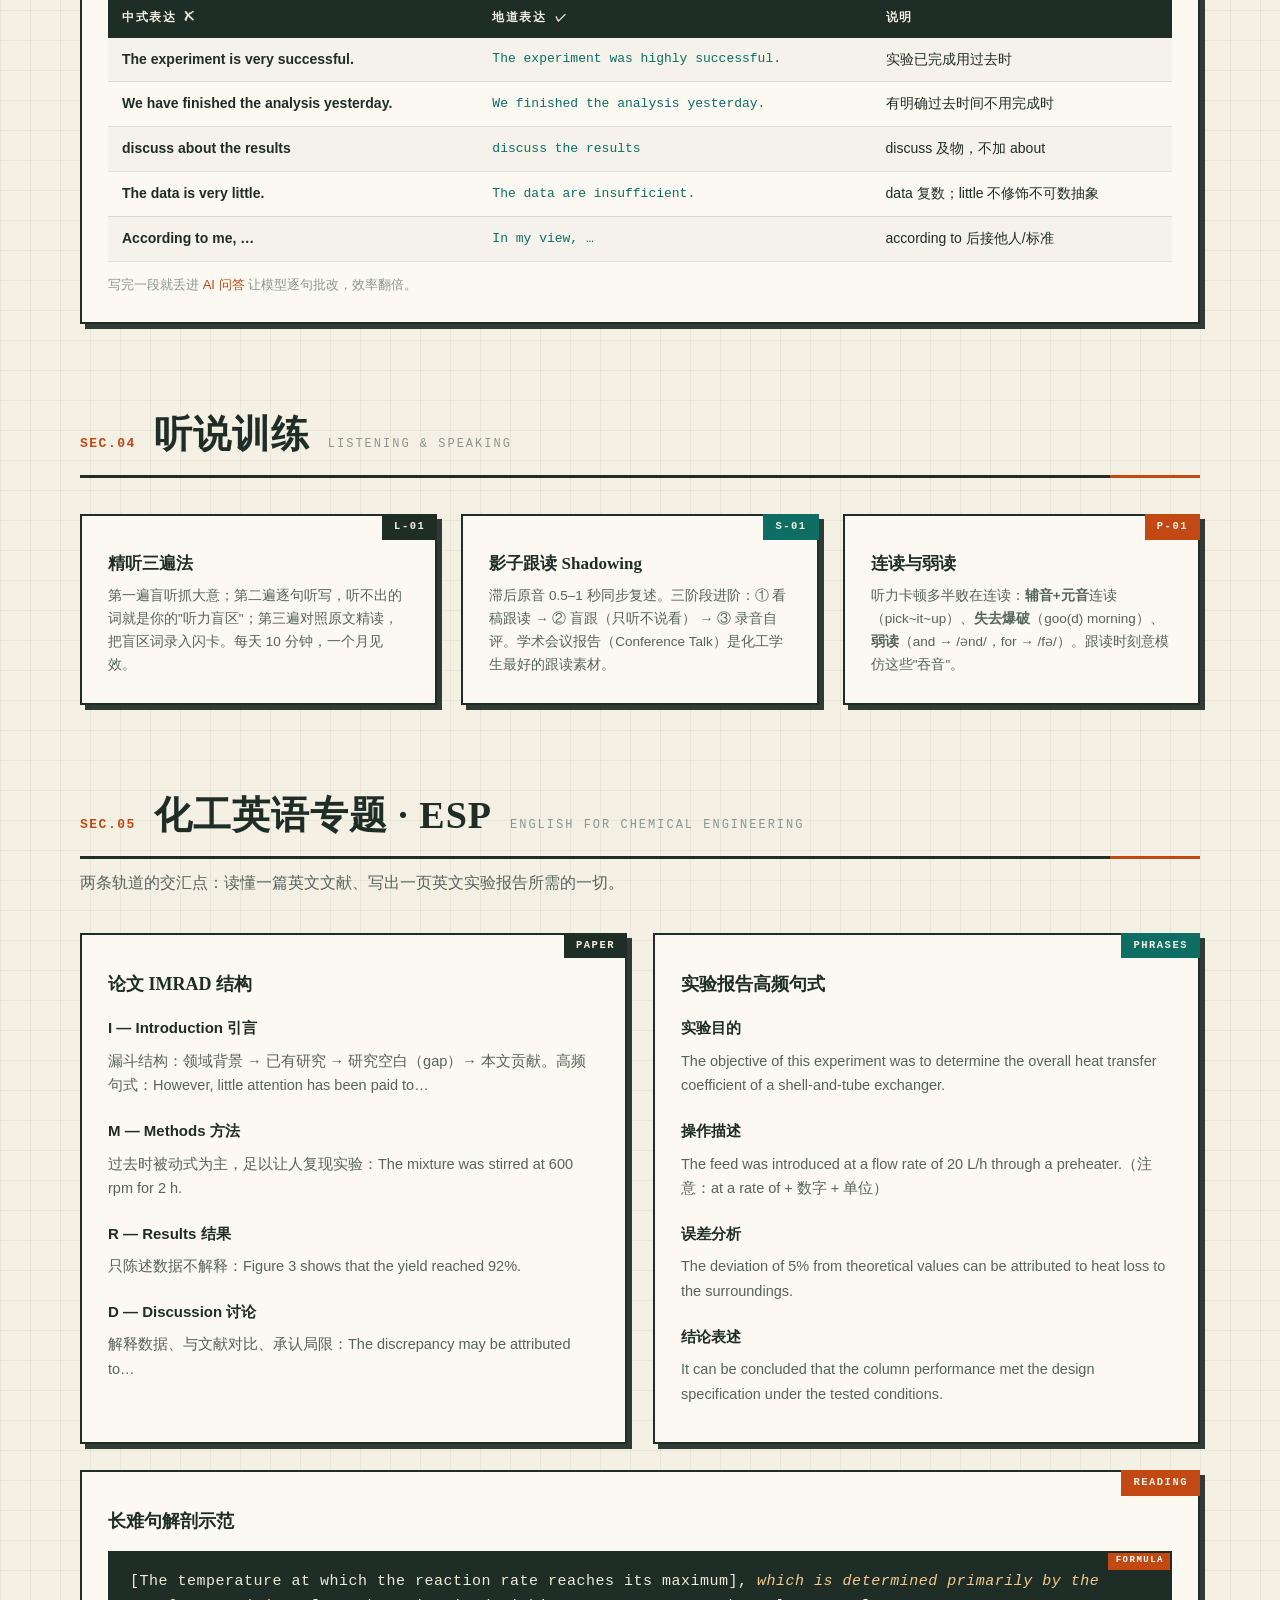
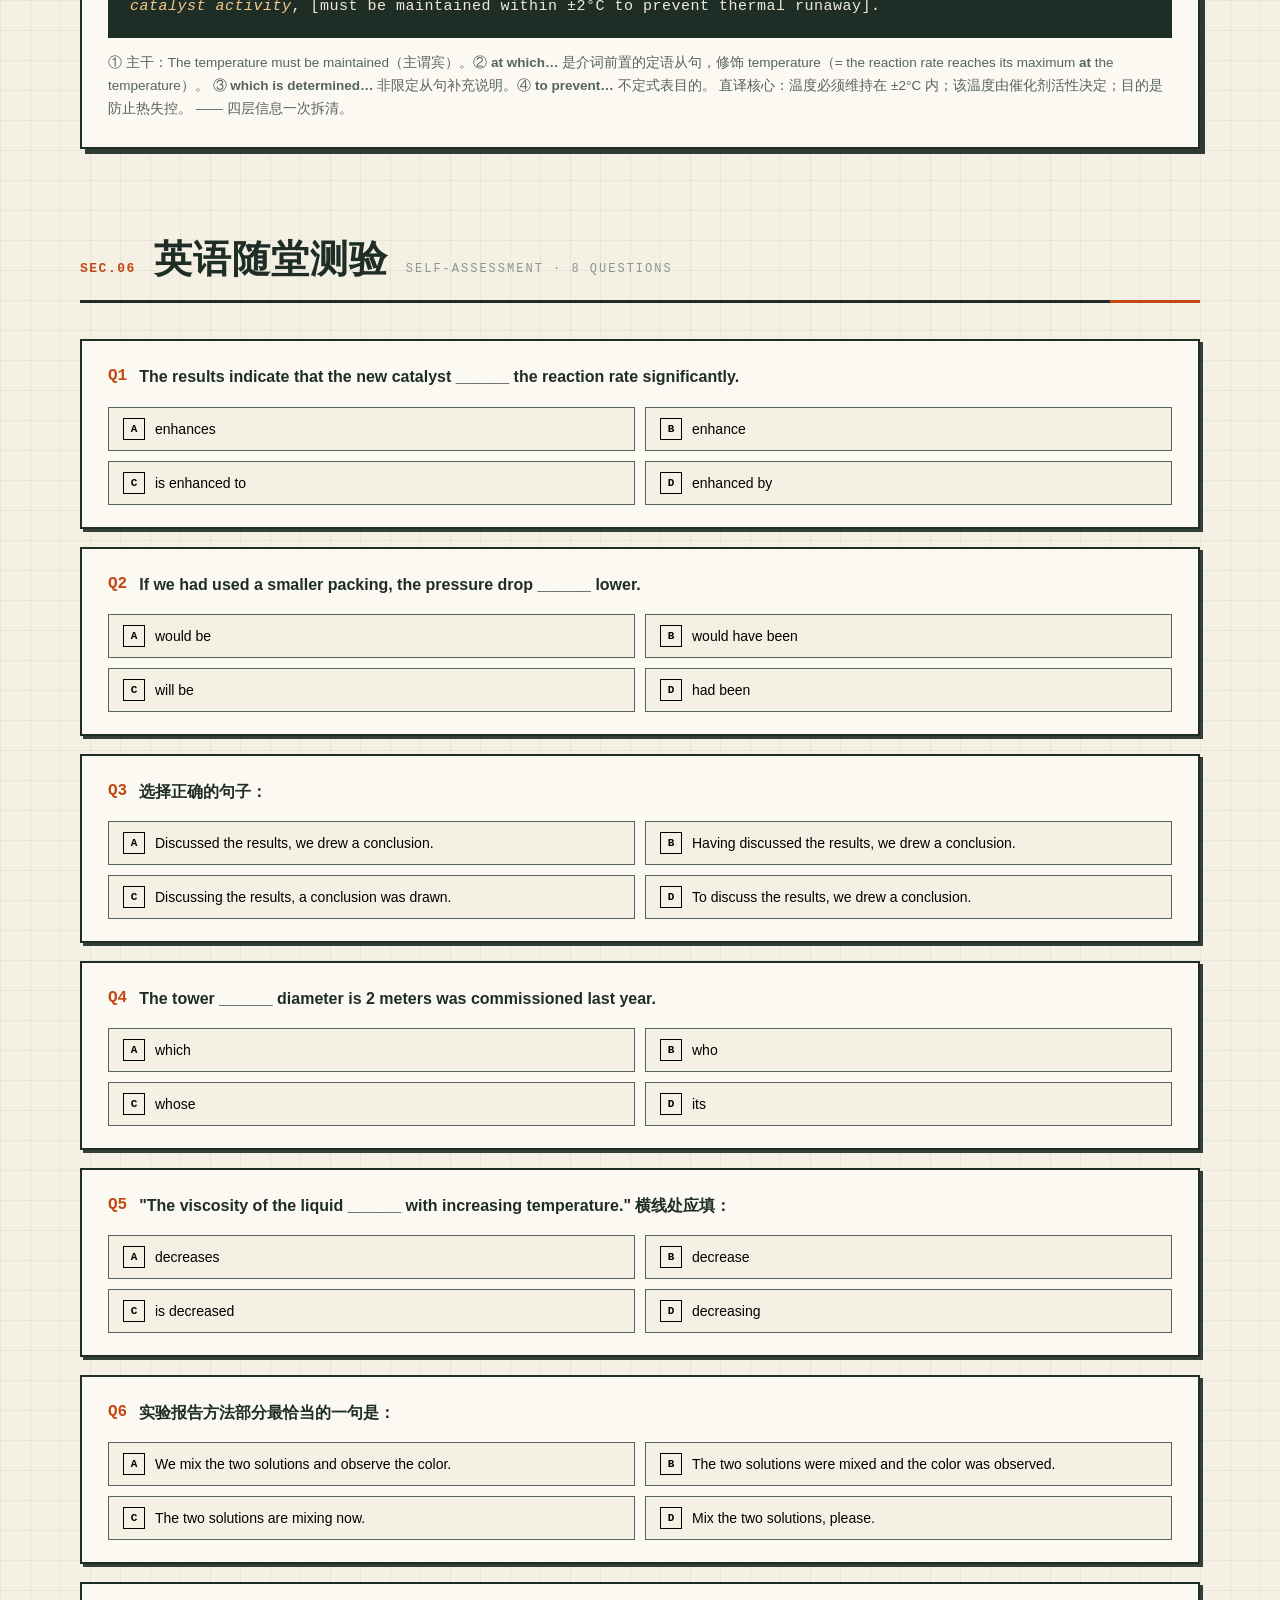
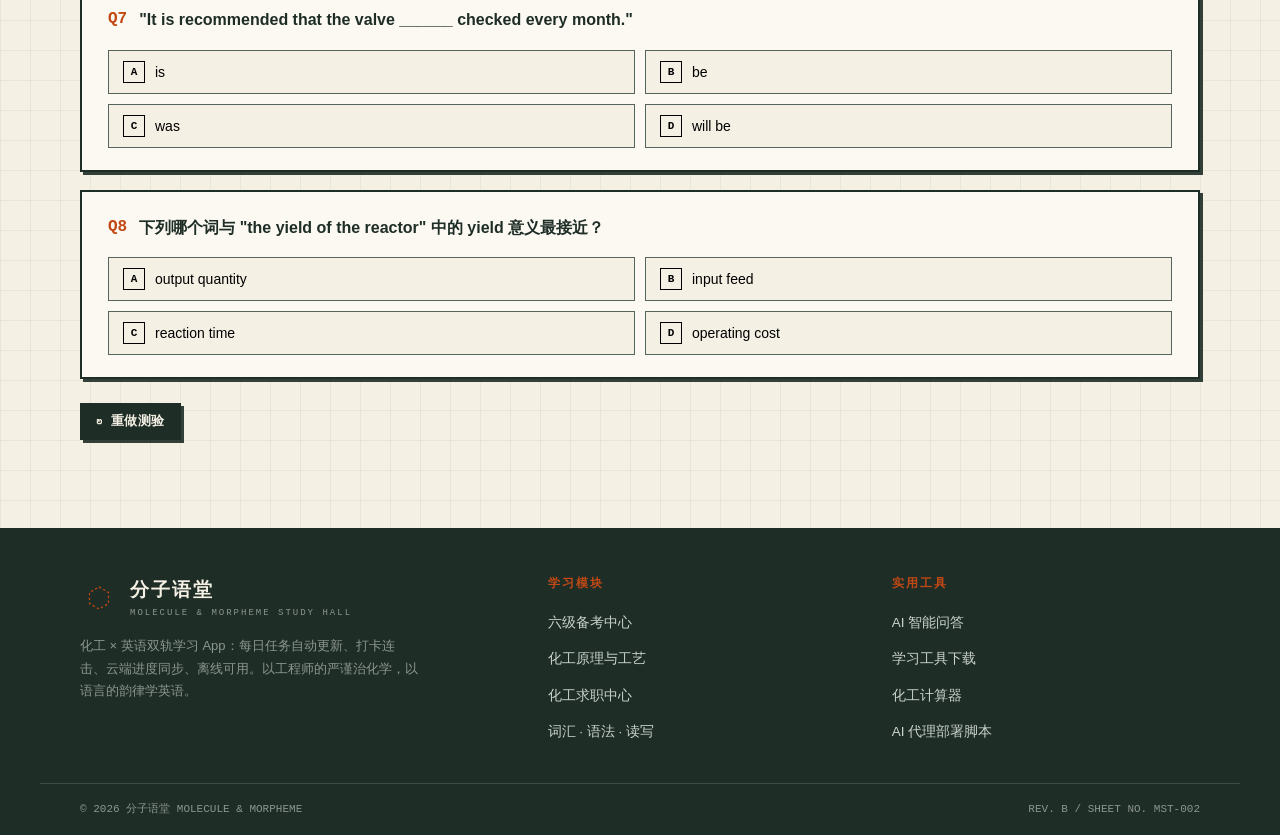
<file: english.html>
<!DOCTYPE html>
<html lang="zh-CN">
<head>
<meta charset="UTF-8">
<meta name="viewport" content="width=device-width, initial-scale=1.0">
<title>英语学习 · 分子语堂</title>
<meta name="description" content="英语学习模块：词汇闪卡、语法专题、阅读写作方法、听说训练与化工英语 ESP 专题，配合随堂测验巩固。">
<link rel="icon" href="icons/icon-192.png">`n<link rel="apple-touch-icon" href="icons/apple-touch-icon.png">`n<link rel="manifest" href="manifest.webmanifest">`n<meta name="theme-color" content="#1f2d27">
<link rel="stylesheet" href="css/style.css">
</head>
<body data-page="english">

<div id="nav-mount"></div>

<!-- ================= 页面横幅 ================= -->
<header class="page-hero">
  <div class="wrap">
    <div class="ph-kicker reveal">TRACK 02 · ENGLISH STUDY</div>
    <h1 class="reveal d1">英语学习</h1>
    <div class="ph-en reveal d2">FROM WORDS TO WORKS · 从词汇到表达</div>
    <p class="ph-desc reveal d2">
      以"能读懂文献、能写出报告"为目标组织内容：闪卡记词打基础，语法专题破难点，
      精读写作练输出，影子跟读磨听说 —— 再用化工英语专题把两条轨道拧成一股绳。
    </p>
    <div class="chip-row reveal d3" style="margin-top: 24px;">
      <a class="chip" href="#vocab">① 词汇闪卡</a>
      <a class="chip" href="#grammar">② 语法专题</a>
      <a class="chip" href="#rw">③ 阅读写作</a>
      <a class="chip" href="#ls">④ 听说训练</a>
      <a class="chip" href="#esp">⑤ 化工英语</a>
      <a class="chip" href="#quiz">⑥ 随堂测验</a>
    </div>
  </div>
</header>

<div class="hazard"></div>

<!-- ================= SEC.01 词汇 ================= -->
<section class="sec" id="vocab">
  <div class="wrap">
    <div class="sec-head reveal">
      <span class="sec-index">SEC.01</span>
      <h2 class="sec-title">词汇闪卡</h2>
      <span class="sec-sub">VOCABULARY FLASHCARDS · 36 CARDS</span>
    </div>
    <div class="rule reveal"></div>

    <div id="dailyBox" class="card reveal d1" style="margin-top: 32px; background: var(--teal-soft); border-color: var(--teal-deep);">
      <span class="card-tag teal">SENTENCE OF THE DAY</span>
      <p id="dailyZh" style="font-family: var(--serif); font-size: 19px; font-weight: 700; margin-top: 10px; line-height: 1.6;"></p>
      <p id="dailyEn" style="font-size: 14px; color: var(--ink-2); margin-top: 8px; font-style: italic;"></p>
    </div>

    <div class="flash-zone reveal d2" style="margin-top: 36px;">
      <div class="chip-row" id="flashCats">
        <button class="chip on" data-cat="all">全部 (36)</button>
        <button class="chip" data-cat="cet4">四级核心 (12)</button>
        <button class="chip" data-cat="cet6">六级进阶 (12)</button>
        <button class="chip" data-cat="esp">化工英语 (12)</button>
      </div>

      <div class="flashcard" id="flashcard">
        <div class="flash-face front">
          <span class="flash-cat" id="fCat">ALL</span>
          <div class="flash-word" id="fWord">absorb</div>
          <div class="flash-phon" id="fPhon">/əbˈzɔːb/</div>
          <div class="flash-hint">CLICK TO FLIP · 点击翻面</div>
        </div>
        <div class="flash-face back">
          <div class="flash-def" id="fDef"></div>
          <div class="flash-ex" id="fEx"></div>
        </div>
      </div>

      <div class="flash-nav">
        <button class="btn sm" id="fPrev">← 上一个</button>
        <span class="flash-count" id="fCount">1 / 36</span>
        <button class="btn sm" id="fNext">下一个 →</button>
        <button class="btn sm dark" id="fShuffle">⇄ 打乱</button>
      </div>
    </div>

    <div class="grid-3" style="margin-top: 48px;">
      <div class="card reveal d1">
        <span class="card-tag">METHOD</span>
        <h3 style="font-family: var(--serif); font-size: 17px; margin: 8px 0 6px;">间隔重复</h3>
        <p style="font-size: 13.5px; color: var(--ink-2);">按 1-2-4-7-15 天的节奏复习同一批词，记忆留存率远高于集中突击。每天 3 组 × 12 张，碎片时间完成。</p>
      </div>
      <div class="card reveal d2">
        <span class="card-tag teal">METHOD</span>
        <h3 style="font-family: var(--serif); font-size: 17px; margin: 8px 0 6px;">语境记忆</h3>
        <p style="font-size: 13.5px; color: var(--ink-2);">每张卡都配化工例句 —— 记 viscosity 的同时复习了黏度概念，一词双收。</p>
      </div>
      <div class="card reveal d3">
        <span class="card-tag rust">METHOD</span>
        <h3 style="font-family: var(--serif); font-size: 17px; margin: 8px 0 6px;">主动输出</h3>
        <p style="font-size: 13.5px; color: var(--ink-2);">看英文面回忆词义后，再尝试用这个词造一个与本专业相关的句子 —— 输出一次胜过重看十次。</p>
      </div>
    </div>
  </div>
</section>

<!-- ================= SEC.02 语法 ================= -->
<section class="sec" id="grammar" style="padding-top: 0;">
  <div class="wrap">
    <div class="sec-head reveal">
      <span class="sec-index">SEC.02</span>
      <h2 class="sec-title">语法四大难点</h2>
      <span class="sec-sub">GRAMMAR ESSENTIALS</span>
    </div>
    <div class="rule reveal"></div>

    <div class="grid-2" style="margin-top: 36px;">
      <div class="card reveal d1">
        <span class="card-tag">G-01</span>
        <h3 style="font-family: var(--serif); font-size: 18px; margin: 8px 0 6px;">时态体系 <span style="font-family: var(--mono); font-size: 11px; color: var(--teal);">TENSES</span></h3>
        <p style="font-size: 13.5px; color: var(--ink-2); margin-bottom: 12px;">技术写作高频时态其实只有 5 个：</p>
        <div style="overflow-x: auto;">
          <table class="term-table">
            <tr><th>时态</th><th>用途</th><th>例句</th></tr>
            <tr><td>一般现在时</td><td>普遍规律</td><td>Water boils at 100°C.</td></tr>
            <tr><td>一般过去时</td><td>已完成实验</td><td>We heated the mixture to 80°C.</td></tr>
            <tr><td>现在完成时</td><td>已完成、有影响</td><td>The catalyst has deactivated.</td></tr>
            <tr><td>被动语态</td><td>强调对象</td><td>The sample was filtered.</td></tr>
            <tr><td>情态 + 完成</td><td>推断过去</td><td>The leak must have occurred.</td></tr>
          </table>
        </div>
        <p style="font-size: 12.5px; color: var(--ink-3); margin-top: 10px;">关键规则：图表描述用现在时（Table 1 shows…），实验步骤用过去时被动式。</p>
      </div>

      <div class="card reveal d2">
        <span class="card-tag teal">G-02</span>
        <h3 style="font-family: var(--serif); font-size: 18px; margin: 8px 0 6px;">定语从句 <span style="font-family: var(--mono); font-size: 11px; color: var(--teal);">RELATIVE CLAUSES</span></h3>
        <div class="formula" style="margin: 12px 0;">The reactor <i>which operates at high pressure</i> must be inspected.（限定）<br>The reactor, <i>which we built in 2024</i>, runs smoothly.（非限定）</div>
        <p style="font-size: 13.5px; color: var(--ink-2);">
          三步定位法：① 找先行词；② 判断从句缺什么成分（缺主语/宾语用 which/that，作状语用 where/when/why）；③
          非限定从句（逗号隔开）补充说明、可删除，且 <b>不能用 that</b>。
          文献中大量长难句都靠"剥掉定语从句"找主干。
        </p>
      </div>

      <div class="card reveal d1">
        <span class="card-tag rust">G-03</span>
        <h3 style="font-family: var(--serif); font-size: 18px; margin: 8px 0 6px;">虚拟语气 <span style="font-family: var(--mono); font-size: 11px; color: var(--teal);">SUBJUNCTIVE</span></h3>
        <div class="formula" style="margin: 12px 0;">If the temperature <i>had been</i> lower, the yield <i>would have increased</i>.</div>
        <p style="font-size: 13.5px; color: var(--ink-2);">
          与过去事实相反：had done + would have done（对过去实验的反事实推断，论文讨论部分高频）；
          与现在相反：did/were + would do；建议要求类从句（suggest / require / recommend）用 <b>(should) + 动词原形</b>：
          We recommend that the pressure <b>be</b> monitored continuously.
        </p>
      </div>

      <div class="card reveal d2">
        <span class="card-tag gold">G-04</span>
        <h3 style="font-family: var(--serif); font-size: 18px; margin: 8px 0 6px;">非谓语动词 <span style="font-family: var(--mono); font-size: 11px; color: var(--teal);">NON-FINITE VERBS</span></h3>
        <div class="formula" style="margin: 12px 0;">Heating the feed, we observed a sharp pressure drop.<br>The tower designed by Smith became the industry standard.</div>
        <p style="font-size: 13.5px; color: var(--ink-2);">
          现在分词（doing）表主动进行，过去分词（done）表被动完成，不定式（to do）表目的将来。
          判别技巧：逻辑主语与主句一致 —— "加热料液"是我们发出的动作，所以用 Heating 而非 Heated。
        </p>
      </div>
    </div>
  </div>
</section>

<!-- ================= SEC.03 阅读写作 ================= -->
<section class="sec" id="rw" style="padding-top: 0;">
  <div class="wrap">
    <div class="sec-head reveal">
      <span class="sec-index">SEC.03</span>
      <h2 class="sec-title">阅读与写作</h2>
      <span class="sec-sub">READING &amp; WRITING</span>
    </div>
    <div class="rule reveal"></div>

    <div class="grid-2" style="margin-top: 36px;">
      <div class="card reveal d1">
        <span class="card-tag">R-01</span>
        <h3 style="font-family: var(--serif); font-size: 18px; margin: 8px 0 6px;">文献精读四步法</h3>
        <div class="kp" style="border: none; padding: 10px 0;">
          <div class="kp-title" style="font-size: 15px;">① 结构扫描（3 min）</div>
          <p class="kp-body">只读标题、摘要、图表、结论，判断是否值得精读。</p>
        </div>
        <div class="kp" style="border: none; padding: 10px 0;">
          <div class="kp-title" style="font-size: 15px;">② 主干抽取</div>
          <p class="kp-body">每段找主题句（常在段首），剥掉从句与插入语，画出一句话核心。</p>
        </div>
        <div class="kp" style="border: none; padding: 10px 0;">
          <div class="kp-title" style="font-size: 15px;">③ 术语建档</div>
          <p class="kp-body">建一张"术语卡"：术语中英 + 定义 + 出现语境，与化工术语表联动。</p>
        </div>
        <div class="kp" style="border: none; padding: 10px 0;">
          <div class="kp-title" style="font-size: 15px;">④ 复述重构</div>
          <p class="kp-body">合上论文，用英文 100 词复述方法与结论 —— 能复述才是真读懂。</p>
        </div>
      </div>

      <div class="card reveal d2">
        <span class="card-tag teal">W-01</span>
        <h3 style="font-family: var(--serif); font-size: 18px; margin: 8px 0 6px;">学术写作句型库</h3>
        <div class="kp" style="border: none; padding: 10px 0;">
          <div class="kp-title" style="font-size: 15px;">描述趋势</div>
          <p class="kp-body">The conversion <b>increased sharply with</b> rising temperature. / A slight decline <b>was observed in</b> selectivity.</p>
        </div>
        <div class="kp" style="border: none; padding: 10px 0;">
          <div class="kp-title" style="font-size: 15px;">比较对比</div>
          <p class="kp-body">Compared with the PFR, the CSTR <b>exhibits a</b> significantly lower <b>conversion</b>. / <b>In contrast to</b> absorption, stripping…</p>
        </div>
        <div class="kp" style="border: none; padding: 10px 0;">
          <div class="kp-title" style="font-size: 15px;">因果论述</div>
          <p class="kp-body">This <b>can be attributed to</b> the mass-transfer limitation. / The pressure drop <b>resulted from</b> channel blockage.</p>
        </div>
        <div class="kp" style="border: none; padding: 10px 0;">
          <div class="kp-title" style="font-size: 15px;">审慎推断</div>
          <p class="kp-body">These results <b>suggest that</b>… / It is <b>reasonable to conclude that</b>… 避免绝对化：慎用 prove / always。</p>
        </div>
      </div>
    </div>

    <div class="card reveal" style="margin-top: 26px;">
      <span class="card-tag rust">W-02</span>
      <h3 style="font-family: var(--serif); font-size: 18px; margin: 8px 0 10px;">中式英语纠错台 · Chinglish → English</h3>
      <div style="overflow-x: auto;">
        <table class="term-table">
          <tr><th>中式表达 ✗</th><th>地道表达 ✓</th><th>说明</th></tr>
          <tr><td>The experiment is very successful.</td><td>The experiment was highly successful.</td><td>实验已完成用过去时</td></tr>
          <tr><td>We have finished the analysis yesterday.</td><td>We finished the analysis yesterday.</td><td>有明确过去时间不用完成时</td></tr>
          <tr><td>discuss about the results</td><td>discuss the results</td><td>discuss 及物，不加 about</td></tr>
          <tr><td>The data is very little.</td><td>The data are insufficient.</td><td>data 复数；little 不修饰不可数抽象</td></tr>
          <tr><td>According to me, …</td><td>In my view, …</td><td>according to 后接他人/标准</td></tr>
        </table>
      </div>
      <p style="font-size: 13px; color: var(--ink-3); margin-top: 12px;">写完一段就丢进 <a href="qa.html" style="color: var(--rust);">AI 问答</a> 让模型逐句批改，效率翻倍。</p>
    </div>
  </div>
</section>

<!-- ================= SEC.04 听说 ================= -->
<section class="sec" id="ls" style="padding-top: 0;">
  <div class="wrap">
    <div class="sec-head reveal">
      <span class="sec-index">SEC.04</span>
      <h2 class="sec-title">听说训练</h2>
      <span class="sec-sub">LISTENING &amp; SPEAKING</span>
    </div>
    <div class="rule reveal"></div>

    <div class="grid-3" style="margin-top: 36px;">
      <div class="card reveal d1">
        <span class="card-tag">L-01</span>
        <h3 style="font-family: var(--serif); font-size: 17px; margin: 8px 0 6px;">精听三遍法</h3>
        <p style="font-size: 13.5px; color: var(--ink-2);">第一遍盲听抓大意；第二遍逐句听写，听不出的词就是你的"听力盲区"；第三遍对照原文精读，把盲区词录入闪卡。每天 10 分钟，一个月见效。</p>
      </div>
      <div class="card reveal d2">
        <span class="card-tag teal">S-01</span>
        <h3 style="font-family: var(--serif); font-size: 17px; margin: 8px 0 6px;">影子跟读 Shadowing</h3>
        <p style="font-size: 13.5px; color: var(--ink-2);">滞后原音 0.5–1 秒同步复述。三阶段进阶：① 看稿跟读 → ② 盲跟（只听不说看） → ③ 录音自评。学术会议报告（Conference Talk）是化工学生最好的跟读素材。</p>
      </div>
      <div class="card reveal d3">
        <span class="card-tag rust">P-01</span>
        <h3 style="font-family: var(--serif); font-size: 17px; margin: 8px 0 6px;">连读与弱读</h3>
        <p style="font-size: 13.5px; color: var(--ink-2);">听力卡顿多半败在连读：<b>辅音+元音</b>连读（pick~it~up）、<b>失去爆破</b>（goo(d) morning）、<b>弱读</b>（and → /ənd/，for → /fə/）。跟读时刻意模仿这些"吞音"。</p>
      </div>
    </div>
  </div>
</section>

<!-- ================= SEC.05 化工英语 ================= -->
<section class="sec" id="esp" style="padding-top: 0;">
  <div class="wrap">
    <div class="sec-head reveal">
      <span class="sec-index">SEC.05</span>
      <h2 class="sec-title">化工英语专题 · ESP</h2>
      <span class="sec-sub">ENGLISH FOR CHEMICAL ENGINEERING</span>
    </div>
    <div class="rule reveal"></div>
    <p class="sec-desc reveal">两条轨道的交汇点：读懂一篇英文文献、写出一页英文实验报告所需的一切。</p>

    <div class="grid-2" style="margin-top: 36px;">
      <div class="card reveal d1">
        <span class="card-tag">PAPER</span>
        <h3 style="font-family: var(--serif); font-size: 18px; margin: 8px 0 6px;">论文 IMRAD 结构</h3>
        <div class="kp" style="border: none; padding: 10px 0;">
          <div class="kp-title" style="font-size: 15px;">I — Introduction 引言</div>
          <p class="kp-body">漏斗结构：领域背景 → 已有研究 → 研究空白（gap）→ 本文贡献。高频句式：However, little attention has been paid to…</p>
        </div>
        <div class="kp" style="border: none; padding: 10px 0;">
          <div class="kp-title" style="font-size: 15px;">M — Methods 方法</div>
          <p class="kp-body">过去时被动式为主，足以让人复现实验：The mixture was stirred at 600 rpm for 2 h.</p>
        </div>
        <div class="kp" style="border: none; padding: 10px 0;">
          <div class="kp-title" style="font-size: 15px;">R — Results 结果</div>
          <p class="kp-body">只陈述数据不解释：Figure 3 shows that the yield reached 92%.</p>
        </div>
        <div class="kp" style="border: none; padding: 10px 0;">
          <div class="kp-title" style="font-size: 15px;">D — Discussion 讨论</div>
          <p class="kp-body">解释数据、与文献对比、承认局限：The discrepancy may be attributed to…</p>
        </div>
      </div>

      <div class="card reveal d2">
        <span class="card-tag teal">PHRASES</span>
        <h3 style="font-family: var(--serif); font-size: 18px; margin: 8px 0 6px;">实验报告高频句式</h3>
        <div class="kp" style="border: none; padding: 10px 0;">
          <div class="kp-title" style="font-size: 15px;">实验目的</div>
          <p class="kp-body">The objective of this experiment was to determine the overall heat transfer coefficient of a shell-and-tube exchanger.</p>
        </div>
        <div class="kp" style="border: none; padding: 10px 0;">
          <div class="kp-title" style="font-size: 15px;">操作描述</div>
          <p class="kp-body">The feed was introduced at a flow rate of 20 L/h through a preheater.（注意：at a rate of + 数字 + 单位）</p>
        </div>
        <div class="kp" style="border: none; padding: 10px 0;">
          <div class="kp-title" style="font-size: 15px;">误差分析</div>
          <p class="kp-body">The deviation of 5% from theoretical values can be attributed to heat loss to the surroundings.</p>
        </div>
        <div class="kp" style="border: none; padding: 10px 0;">
          <div class="kp-title" style="font-size: 15px;">结论表述</div>
          <p class="kp-body">It can be concluded that the column performance met the design specification under the tested conditions.</p>
        </div>
      </div>
    </div>

    <div class="card reveal" style="margin-top: 26px;">
      <span class="card-tag rust">READING</span>
      <h3 style="font-family: var(--serif); font-size: 18px; margin: 8px 0 10px;">长难句解剖示范</h3>
      <div class="formula" style="margin: 14px 0;">[The temperature at which the reaction rate reaches its maximum], <i>which is determined primarily by
      the catalyst activity</i>, [must be maintained within ±2°C to prevent thermal runaway].</div>
      <p style="font-size: 13.5px; color: var(--ink-2); margin-top: 10px;">
        ① 主干：The temperature must be maintained（主谓宾）。② <b>at which…</b> 是介词前置的定语从句，修饰 temperature（= the reaction rate reaches its maximum <b>at</b> the temperature）。
        ③ <b>which is determined…</b> 非限定从句补充说明。④ <b>to prevent…</b> 不定式表目的。
        直译核心：温度必须维持在 ±2°C 内；该温度由催化剂活性决定；目的是防止热失控。 —— 四层信息一次拆清。
      </p>
    </div>
  </div>
</section>

<!-- ================= SEC.06 测验 ================= -->
<section class="sec" id="quiz" style="padding-top: 0;">
  <div class="wrap">
    <div class="sec-head reveal">
      <span class="sec-index">SEC.06</span>
      <h2 class="sec-title">英语随堂测验</h2>
      <span class="sec-sub">SELF-ASSESSMENT · 8 QUESTIONS</span>
    </div>
    <div class="rule reveal"></div>

    <div id="quizZone" style="margin-top: 36px;" class="reveal"></div>

    <div style="display: flex; align-items: center; gap: 18px; margin-top: 24px; flex-wrap: wrap;">
      <button class="btn dark sm" id="quizReset">↻ 重做测验</button>
      <div id="quizScore" style="font-family: var(--mono); font-size: 14px; font-weight: 700;"></div>
    </div>
  </div>
</section>

<div id="footer-mount"></div>

<script src="js/shared.js"></script>
<script>
(function () {
  "use strict";

  /* ---------- 每日一句 ---------- */
  var DAILY = [
    ["传热的速率与温差成正比。", "The rate of heat transfer is proportional to the temperature difference."],
    ["回流比是精馏操作中最重要的参数。", "The reflux ratio is the most important parameter in distillation operation."],
    ["该催化剂在高温下会失活。", "The catalyst tends to deactivate at elevated temperatures."],
    ["实验结果表明该方法收率更高。", "The experimental results indicate that this method gives a higher yield."],
    ["黏度随温度升高而降低。", "The viscosity decreases with increasing temperature."],
    ["所有设备都应定期检查。", "All equipment should be inspected on a regular basis."],
    ["若当时温度再低一点，副反应本可以避免。", "The side reaction could have been avoided if the temperature had been lower."],
    ["安全阀的作用是防止系统超压。", "The function of a relief valve is to prevent the system from over-pressurization."]
  ];
  var d = new Date();
  var idx = (d.getFullYear() + d.getMonth() * 31 + d.getDate()) % DAILY.length;
  document.getElementById("dailyZh").textContent = "「 " + DAILY[idx][0] + " 」";
  document.getElementById("dailyEn").textContent = DAILY[idx][1];

  /* ---------- 闪卡数据 ---------- */
  var CARDS = [
    { c: "cet4", w: "substantial", p: "/səbˈstænʃl/", m: "adj. 大量的；坚固的；实质性的", e: "The new plant requires a <b>substantial</b> investment in safety systems." },
    { c: "cet4", w: "derive", p: "/dɪˈraɪv/", m: "v. 源于；从…推导出", e: "Most plastics <b>derive</b> from petroleum feedstocks." },
    { c: "cet4", w: "transform", p: "/trænsˈfɔːm/", m: "v. 使转变；转化", e: "The boiler <b>transforms</b> water into high-pressure steam." },
    { c: "cet4", w: "absorb", p: "/əbˈzɔːb/", m: "v. 吸收；使专心", e: "The column <b>absorbs</b> CO₂ with an aqueous amine solution." },
    { c: "cet4", w: "manufacture", p: "/ˌmænjuˈfæktʃə/", m: "v./n. 制造；生产", e: "The catalyst is <b>manufactured</b> in a batch reactor." },
    { c: "cet4", w: "capacity", p: "/kəˈpæsəti/", m: "n. 容量；能力；生产量", e: "The tower has a processing <b>capacity</b> of 500 tons per day." },
    { c: "cet4", w: "efficient", p: "/ɪˈfɪʃnt/", m: "adj. 高效的", e: "Plate heat exchangers are more <b>efficient</b> than shell-and-tube types." },
    { c: "cet4", w: "resistance", p: "/rɪˈzɪstəns/", m: "n. 阻力；电阻；抵抗", e: "The flow <b>resistance</b> increases with pipe roughness." },
    { c: "cet4", w: "transfer", p: "/trænsˈfɜː/", m: "v./n. 传递；转移", e: "Heat <b>transfer</b> occurs by conduction, convection and radiation." },
    { c: "cet4", w: "maintain", p: "/meɪnˈteɪn/", m: "v. 维持；保养", e: "The pressure is <b>maintained</b> at 3 MPa by a control valve." },
    { c: "cet4", w: "monitor", p: "/ˈmɒnɪtə/", m: "v./n. 监测；监视器", e: "The operator <b>monitors</b> the furnace temperature continuously." },
    { c: "cet4", w: "analysis", p: "/əˈnæləsɪs/", m: "n. 分析（复数 analyses）", e: "The error <b>analysis</b> shows a deviation of 5% from theory." },
    { c: "cet6", w: "gradient", p: "/ˈɡreɪdiənt/", m: "n. 梯度；（物理量的）变化率", e: "A temperature <b>gradient</b> drives heat through the wall." },
    { c: "cet6", w: "equilibrium", p: "/ˌiːkwɪˈlɪbriəm/", m: "n. 平衡（复数 equilibria）", e: "The reaction reaches <b>equilibrium</b> after four hours." },
    { c: "cet6", w: "viscosity", p: "/vɪˈskɒsəti/", m: "n. 黏度", e: "The <b>viscosity</b> of the oil drops sharply above 60°C." },
    { c: "cet6", w: "velocity", p: "/vəˈlɒsəti/", m: "n. 速度（矢量）", e: "The superficial gas <b>velocity</b> is kept below the flooding point." },
    { c: "cet6", w: "volatile", p: "/ˈvɒlətaɪl/", m: "adj. 挥发性的；易变的", e: "The <b>volatile</b> solvent must be stored in a sealed tank." },
    { c: "cet6", w: "corrosive", p: "/kəˈrəʊsɪv/", m: "adj. 腐蚀性的", e: "Hydrochloric acid is highly <b>corrosive</b> to carbon steel." },
    { c: "cet6", w: "optimize", p: "/ˈɒptɪmaɪz/", m: "v. 优化", e: "We <b>optimized</b> the reflux ratio to minimize energy use." },
    { c: "cet6", w: "rigorous", p: "/ˈrɪɡərəs/", m: "adj. 严格的；严密的", e: "A <b>rigorous</b> safety review was conducted before start-up." },
    { c: "cet6", w: "deviation", p: "/ˌdiːviˈeɪʃn/", m: "n. 偏差；偏离", e: "Any <b>deviation</b> from the operating procedure must be reported." },
    { c: "cet6", w: "empirical", p: "/ɪmˈpɪrɪkl/", m: "adj. 经验的（非理论推导）", e: "The <b>empirical</b> correlation fits the data within ±8%." },
    { c: "cet6", w: "simulate", p: "/ˈsɪmjuleɪt/", m: "v. 模拟；仿真", e: "The column was <b>simulated</b> using Aspen Plus." },
    { c: "cet6", w: "hypothesis", p: "/haɪˈpɒθəsɪs/", m: "n. 假设（复数 hypotheses）", e: "Our <b>hypothesis</b> is that mass transfer limits the rate." },
    { c: "esp", w: "distillation", p: "/ˌdɪstɪˈleɪʃn/", m: "n. 蒸馏；精馏", e: "Crude oil is separated by fractional <b>distillation</b>." },
    { c: "esp", w: "reflux", p: "/ˈriːflʌks/", m: "n. 回流；回流液", e: "The <b>reflux</b> ratio was set to twice the minimum." },
    { c: "esp", w: "catalyst", p: "/ˈkætəlɪst/", m: "n. 催化剂", e: "Iron-based <b>catalysts</b> are used in ammonia synthesis." },
    { c: "esp", w: "solvent", p: "/ˈsɒlvənt/", m: "n. 溶剂", e: "The <b>solvent</b> is recovered by stripping and recycled." },
    { c: "esp", w: "exothermic", p: "/ˌeksəʊˈθɜːmɪk/", m: "adj. 放热的（反义 endothermic）", e: "The reaction is strongly <b>exothermic</b>, so the reactor needs cooling." },
    { c: "esp", w: "yield", p: "/jiːld/", m: "n. 收率；产量 v. 产生", e: "The process gives a product <b>yield</b> of 95 percent." },
    { c: "esp", w: "batch", p: "/bætʃ/", m: "adj./n. 间歇的；一批", e: "Specialty chemicals are produced in <b>batch</b> reactors." },
    { c: "esp", w: "pipeline", p: "/ˈpaɪplaɪn/", m: "n. 管道；管线", e: "The crude oil <b>pipeline</b> spans 1,200 kilometers." },
    { c: "esp", w: "throughput", p: "/ˈθruːpʊt/", m: "n. 处理量；吞吐量", e: "Debottlenecking raised the plant <b>throughput</b> by 15%." },
    { c: "esp", w: "effluent", p: "/ˈefluənt/", m: "n. 废水；排出物", e: "The <b>effluent</b> must meet the discharge standard before release." },
    { c: "esp", w: "scale-up", p: "/ˈskeɪl ʌp/", m: "n./v. 放大（实验→工业）", e: "Lab success does not guarantee a smooth <b>scale-up</b>." },
    { c: "esp", w: "specification", p: "/ˌspesɪfɪˈkeɪʃn/", m: "n. 规格；技术规范", e: "The product meets all ASTM <b>specifications</b>." }
  ];

  var deck = CARDS.slice();
  var pos = 0;
  var cat = "all";
  var cardEl = document.getElementById("flashcard");

  function applyCat() {
    deck = CARDS.filter(function (c) { return cat === "all" || c.c === cat; });
    pos = 0;
    renderCard(false);
  }

  function renderCard(keepFlip) {
    if (!deck.length) return;
    if (!keepFlip) cardEl.classList.remove("flipped");
    var c = deck[pos];
    document.getElementById("fWord").textContent = c.w;
    document.getElementById("fPhon").textContent = c.p;
    document.getElementById("fDef").innerHTML = c.m;
    document.getElementById("fEx").innerHTML = c.e;
    var catName = { cet4: "CET-4", cet6: "CET-6", esp: "ESP · 化工英语" }[c.c];
    document.getElementById("fCat").textContent = catName;
    document.getElementById("fCount").textContent = (pos + 1) + " / " + deck.length;
  }

  cardEl.addEventListener("click", function () { cardEl.classList.toggle("flipped"); });
  document.getElementById("fPrev").addEventListener("click", function () {
    pos = (pos - 1 + deck.length) % deck.length; renderCard();
  });
  document.getElementById("fNext").addEventListener("click", function () {
    pos = (pos + 1) % deck.length; renderCard();
  });
  document.getElementById("fShuffle").addEventListener("click", function () {
    for (var i = deck.length - 1; i > 0; i--) {
      var j = Math.floor(Math.random() * (i + 1));
      var t = deck[i]; deck[i] = deck[j]; deck[j] = t;
    }
    pos = 0; renderCard();
    window.MST_TOAST("已打乱卡组 SHUFFLED");
  });
  document.getElementById("flashCats").addEventListener("click", function (ev) {
    var btn = ev.target.closest(".chip");
    if (!btn) return;
    this.querySelectorAll(".chip").forEach(function (b) { b.classList.remove("on"); });
    btn.classList.add("on");
    cat = btn.dataset.cat;
    applyCat();
  });

  renderCard();

  /* ---------- 测验 ---------- */
  var QUIZ = [
    {
      q: "The results indicate that the new catalyst ______ the reaction rate significantly.",
      opts: ["enhances", "enhance", "is enhanced to", "enhanced by"],
      a: 0,
      e: "主语 catalyst 为单数，且表示一般性结论用一般现在时主动语态 → enhances。"
    },
    {
      q: "If we had used a smaller packing, the pressure drop ______ lower.",
      opts: ["would be", "would have been", "will be", "had been"],
      a: 1,
      e: "与过去事实相反的虚拟语气：if 从句 had done，主句 would have done。"
    },
    {
      q: "选择正确的句子：",
      opts: [
        "Discussed the results, we drew a conclusion.",
        "Having discussed the results, we drew a conclusion.",
        "Discussing the results, a conclusion was drawn.",
        "To discuss the results, we drew a conclusion."
      ],
      a: 1,
      e: "分词逻辑主语必须与主句一致（we discussed → we drew）；A 缺谓语结构，C 分词悬垂，D 不定式表目的但逻辑颠倒。"
    },
    {
      q: "The tower ______ diameter is 2 meters was commissioned last year.",
      opts: ["which", "who", "whose", "its"],
      a: 2,
      e: "先行词 tower 与 diameter 是所属关系，用 whose（= the diameter of the tower）。"
    },
    {
      q: "\"The viscosity of the liquid ______ with increasing temperature.\" 横线处应填：",
      opts: ["decreases", "decrease", "is decreased", "decreasing"],
      a: 0,
      e: "表达普适规律用一般现在时主动语态，主语 viscosity 单数。"
    },
    {
      q: "实验报告方法部分最恰当的一句是：",
      opts: [
        "We mix the two solutions and observe the color.",
        "The two solutions were mixed and the color was observed.",
        "The two solutions are mixing now.",
        "Mix the two solutions, please."
      ],
      a: 1,
      e: "Methods 部分用过去时被动式，强调操作对象而非操作者。"
    },
    {
      q: "\"It is recommended that the valve ______ checked every month.\"",
      opts: ["is", "be", "was", "will be"],
      a: 1,
      e: "recommend 后的宾语从句用虚拟语气 (should) + 动词原形 → be checked。"
    },
    {
      q: "下列哪个词与 \"the yield of the reactor\" 中的 yield 意义最接近？",
      opts: ["output quantity", "input feed", "reaction time", "operating cost"],
      a: 0,
      e: "化工语境中 yield 指产出/收率，与 output quantity 同义；其他选项为干扰项。"
    }
  ];

  var zone = document.getElementById("quizZone");
  var scoreEl = document.getElementById("quizScore");
  var answered = {};

  function render() {
    zone.innerHTML = QUIZ.map(function (item, i) {
      return '<div class="quiz-q" data-qi="' + i + '">' +
        '<div class="q-title"><span class="q-no">Q' + (i + 1) + '</span><span>' + item.q + '</span></div>' +
        '<div class="quiz-opts">' +
        item.opts.map(function (o, j) {
          return '<button class="quiz-opt" data-qi="' + i + '" data-oi="' + j + '"><span class="opt-key">' + "ABCD".charAt(j) + '</span><span>' + o + '</span></button>';
        }).join("") +
        '</div>' +
        '<div class="quiz-explain">解析：' + item.e + '</div>' +
        '</div>';
    }).join("");
    answered = {};
    scoreEl.textContent = "";
  }

  zone.addEventListener("click", function (ev) {
    var btn = ev.target.closest(".quiz-opt");
    if (!btn) return;
    var qi = +btn.dataset.qi, oi = +btn.dataset.oi;
    if (answered[qi] !== undefined) return;
    answered[qi] = oi;
    var q = QUIZ[qi];
    var qEl = zone.querySelector('[data-qi="' + qi + '"]');
    qEl.querySelectorAll(".quiz-opt").forEach(function (b, j) {
      b.disabled = true;
      if (j === q.a) b.classList.add("right");
      else if (j === oi) b.classList.add("wrong");
    });
    qEl.querySelector(".quiz-explain").classList.add("show");
    var done = Object.keys(answered).length;
    if (done === QUIZ.length) {
      var right = Object.keys(answered).filter(function (k) { return answered[k] === QUIZ[k].a; }).length;
      scoreEl.textContent = "▸ 得分：" + right + " / " + QUIZ.length + (right === QUIZ.length ? "　满分，flawless grammar！" : "　错题请看解析巩固。");
      scoreEl.style.color = right === QUIZ.length ? "var(--teal)" : "var(--rust)";
    }
  });

  document.getElementById("quizReset").addEventListener("click", render);
  render();
})();
</script>
</body>
</html>
</file>
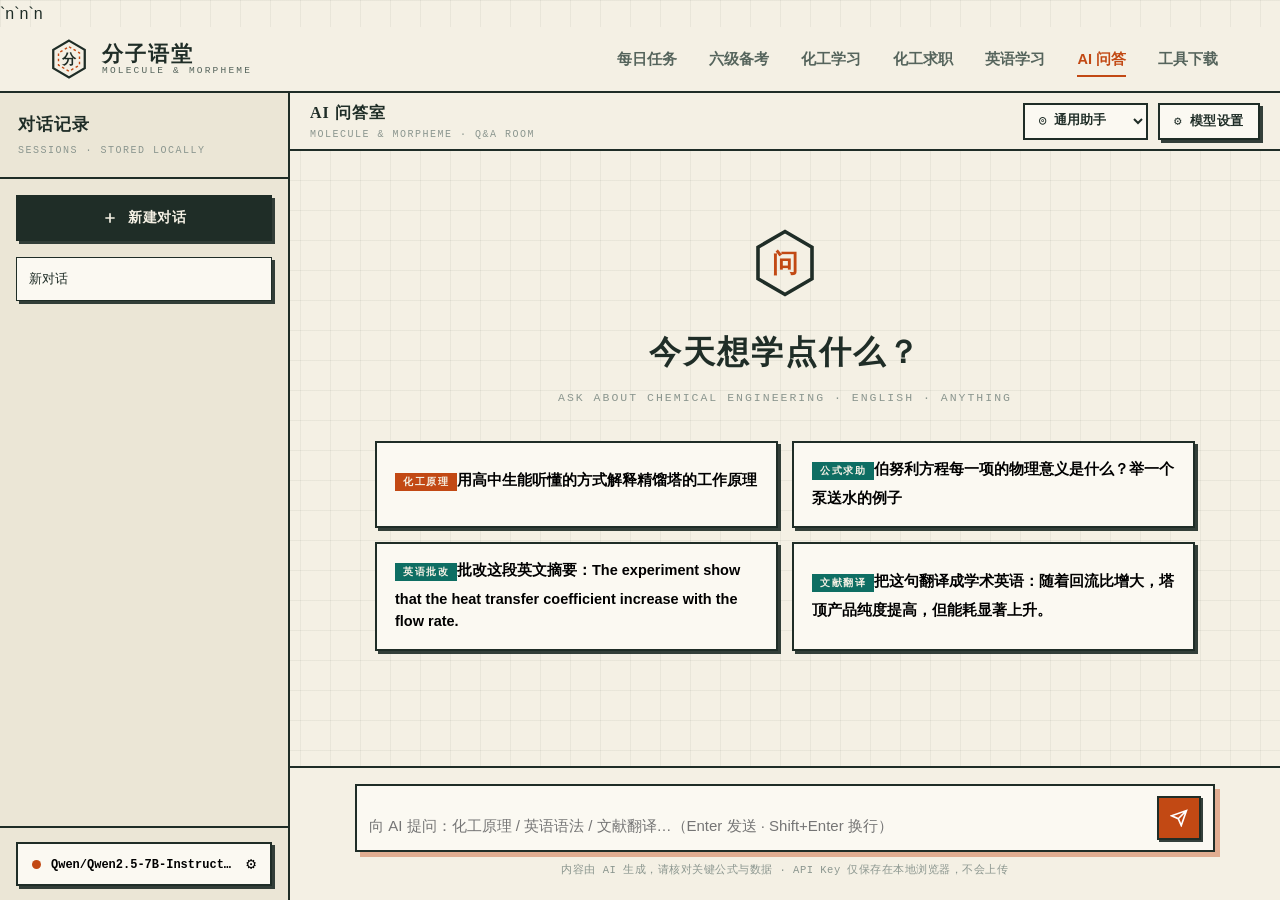
<file: qa.html>
<!DOCTYPE html>
<html lang="zh-CN">
<head>
<meta charset="UTF-8">
<meta name="viewport" content="width=device-width, initial-scale=1.0">
<title>AI 问答室 · 分子语堂</title>
<meta name="description" content="分子语堂 AI 问答室：独立全页对话空间，内置硅基流动、智谱、DeepSeek 等免费模型预设，支持自定义模型接入，化工答疑与英语辅导一站完成。">
<link rel="icon" href="icons/icon-192.png">`n<link rel="apple-touch-icon" href="icons/apple-touch-icon.png">`n<link rel="manifest" href="manifest.webmanifest">`n<meta name="theme-color" content="#1f2d27">
<link rel="stylesheet" href="css/style.css">
<style>
  body.qa-body { height: 100vh; height: 100dvh; }
  .qa-side-toggle { display: none; }
  @media (max-width: 860px) {
    .qa-side-toggle { display: inline-flex; }
  }
  .persona-select {
    font-family: var(--mono);
    font-size: 12.5px;
    font-weight: 700;
    border: 2px solid var(--ink);
    background: var(--card);
    padding: 8px 10px;
    color: var(--ink);
    outline: none;
    cursor: pointer;
  }
  .msg-actions {
    display: flex;
    gap: 8px;
    margin-top: 8px;
  }
  .msg-action {
    font-family: var(--mono);
    font-size: 11px;
    font-weight: 700;
    letter-spacing: 0.5px;
    border: 1.5px solid var(--ink-2);
    background: none;
    color: var(--ink-2);
    padding: 3px 10px;
    transition: all 0.15s;
  }
  .msg-action:hover { border-color: var(--ink); color: var(--ink); background: var(--paper-deep); }
  .temp-row { display: flex; align-items: center; gap: 12px; }
  .temp-row input[type="range"] { flex: 1; accent-color: var(--rust); }
  .temp-val { font-family: var(--mono); font-size: 13px; font-weight: 700; min-width: 30px; color: var(--rust); }
</style>
</head>
<body data-page="qa" data-no-footer class="qa-body">

<div id="nav-mount"></div>

<div class="qa-shell">

  <!-- ============ 侧栏 ============ -->
  <aside class="qa-side" id="qaSide">
    <div class="qa-side-head">
      <div class="t">对话记录</div>
      <div class="s">SESSIONS · STORED LOCALLY</div>
    </div>
    <button class="btn dark qa-new" id="qaNew">
      <svg viewBox="0 0 24 24" fill="none" stroke="currentColor" stroke-width="2.5"><path d="M12 5v14M5 12h14"/></svg>
      新建对话
    </button>
    <div class="qa-sessions" id="qaSessions"></div>
    <div class="qa-side-foot">
      <button class="model-chip" id="modelChip" title="点击配置模型">
        <span class="m-dot off" id="modelDot"></span>
        <span class="m-name" id="modelName">未配置 · 点击设置</span>
        <span class="m-cfg">⚙</span>
      </button>
    </div>
  </aside>

  <!-- ============ 主区 ============ -->
  <main class="qa-main">
    <div class="qa-topbar">
      <button class="btn sm qa-side-toggle" id="qaSideToggle">☰ 会话</button>
      <div class="t">AI 问答室<small>MOLECULE &amp; MORPHEME · Q&amp;A ROOM</small></div>
      <div class="qa-topbar-actions">
        <select class="persona-select" id="personaSel" title="AI 助教角色">
          <option value="general">◎ 通用助手</option>
          <option value="chem">⚗ 化工导师</option>
          <option value="eng">✎ 英语教师</option>
          <option value="translator">⇄ 文献翻译官</option>
          <option value="cet6">✦ 六级教练</option>
          <option value="career">▶ 求职导师</option>
        </select>
        <button class="btn sm" id="qaSettingsBtn">⚙ 模型设置</button>
      </div>
    </div>

    <div class="qa-msgs" id="qaMsgs">
      <div class="qa-msgs-inner" id="qaMsgsInner"></div>
    </div>

    <div class="qa-inputbar">
      <div class="qa-inputbar-inner">
        <div class="qa-input-box">
          <textarea id="qaInput" rows="1" placeholder="向 AI 提问：化工原理 / 英语语法 / 文献翻译…（Enter 发送 · Shift+Enter 换行）"></textarea>
          <button class="qa-send" id="qaSend" title="发送">
            <svg viewBox="0 0 24 24" fill="none" stroke="currentColor" stroke-width="2.2"><path d="M22 2L11 13M22 2l-7 20-4-9-9-4 20-7z"/></svg>
          </button>
        </div>
        <div class="qa-foot-hint">内容由 AI 生成，请核对关键公式与数据 · API Key 仅保存在本地浏览器，不会上传</div>
      </div>
    </div>
  </main>
</div>

<!-- ============ 模型配置弹窗 ============ -->
<div class="modal-mask" id="settingsModal">
  <div class="modal">
    <div class="modal-head">
      <div><span class="t">模型配置</span><span class="s">MODEL CONFIGURATION · STORED LOCALLY</span></div>
      <button class="modal-close" id="settingsClose" title="关闭">✕</button>
    </div>
    <div class="modal-body">
      <div class="field">
        <label>服务商 · Provider</label>
        <div class="provider-grid" id="providerGrid"></div>
      </div>
      <div class="field">
        <label>接口地址 · Base URL</label>
        <input id="cfgBase" type="text" placeholder="https://api.example.com/v1" spellcheck="false">
        <div class="hint">OpenAI 兼容接口地址；选择服务商后自动填入，可手动修改。</div>
      </div>
      <div class="field">
        <label>API 密钥 · API Key</label>
        <input id="cfgKey" type="password" placeholder="sk-…" spellcheck="false" autocomplete="off">
        <div class="hint">仅保存在本浏览器 localStorage。密钥请在各服务商官网注册获取（多数提供免费额度）。</div>
      </div>
      <div class="field">
        <label>模型 · Model</label>
        <select id="cfgModel"></select>
        <input id="cfgModelCustom" type="text" placeholder="或手动输入模型名（优先于上方选择）" style="margin-top: 10px;" spellcheck="false">
        <div class="hint">标注「免费」的模型在对应平台无需付费即可调用（需注册）。</div>
      </div>
      <div class="field">
        <label>创造性 · Temperature</label>
        <div class="temp-row">
          <input type="range" id="cfgTemp" min="0" max="1.5" step="0.1" value="0.7">
          <span class="temp-val" id="cfgTempVal">0.7</span>
        </div>
        <div class="hint">技术答疑建议 0.2–0.5（更严谨）；头脑风暴、写作润色建议 0.7–1.0。</div>
      </div>
      <div class="field">
        <label>跨域提示 · CORS Note</label>
        <div class="hint" style="border-left: 3px solid var(--rust); padding-left: 10px;">
          个别服务商不允许浏览器直接调用（会报 CORS 跨域错误）。可前往
          <a href="tools.html#proxy">工具下载页</a> 获取 Cloudflare Worker 代理脚本，部署后把代理地址填入 Base URL 即可。
        </div>
      </div>
    </div>
    <div class="modal-foot">
      <button class="btn sm" id="cfgTest">测试连接</button>
      <button class="btn primary sm" id="cfgSave">保存配置</button>
    </div>
  </div>
</div>

<script src="js/shared.js"></script>
<script src="js/qa.js"></script>
</body>
</html>
</file>
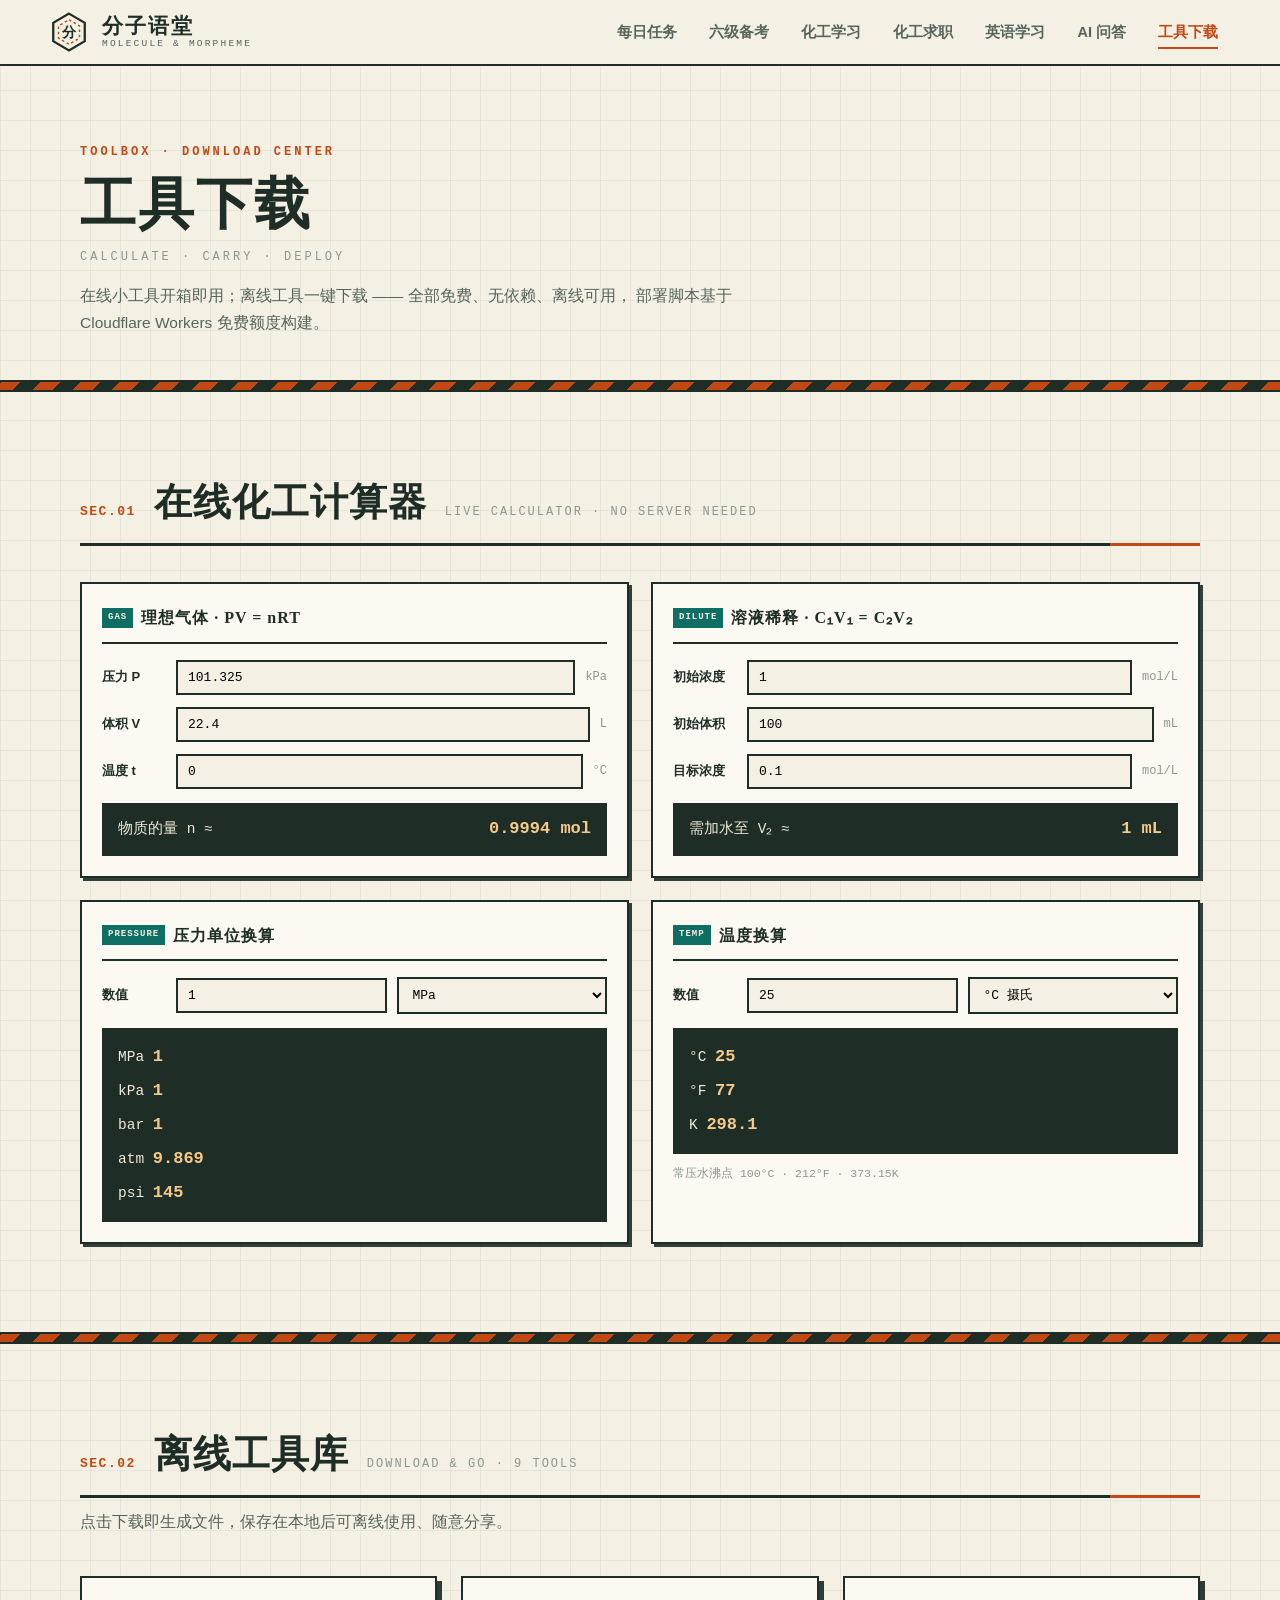
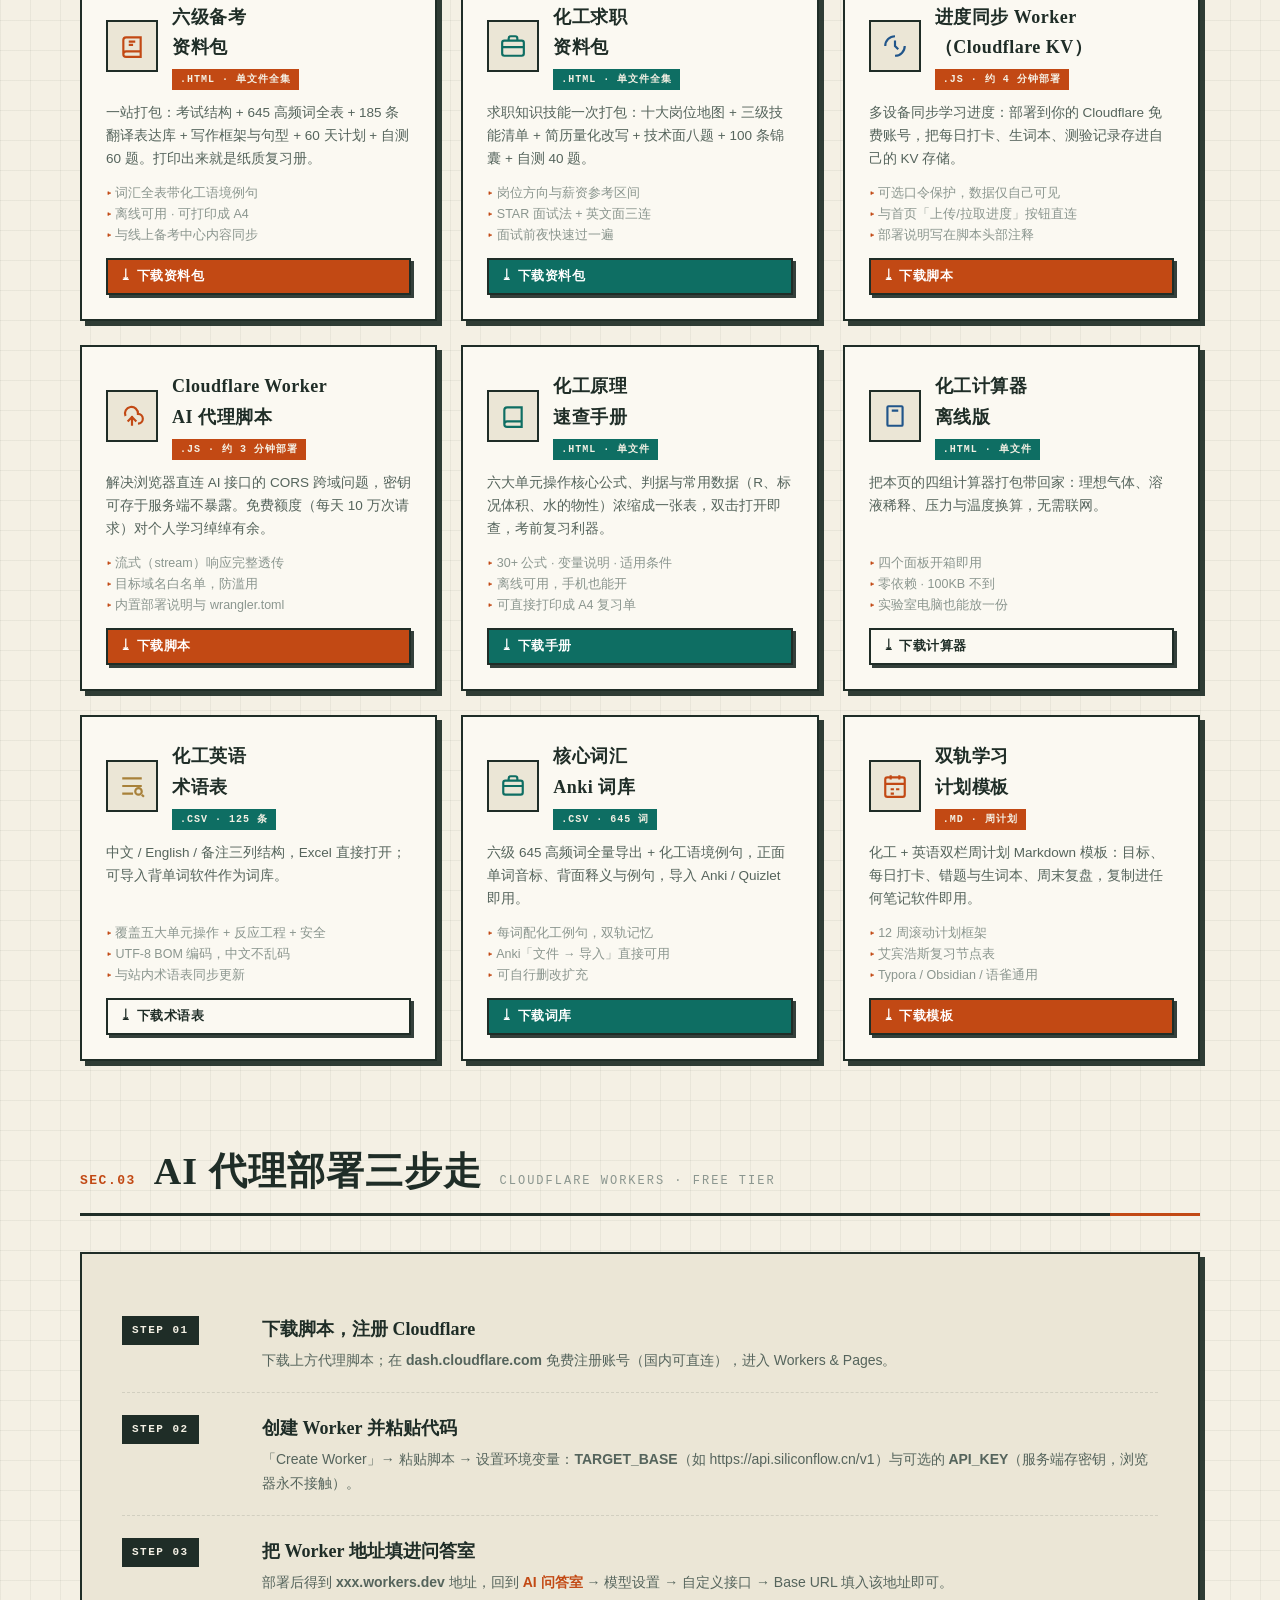
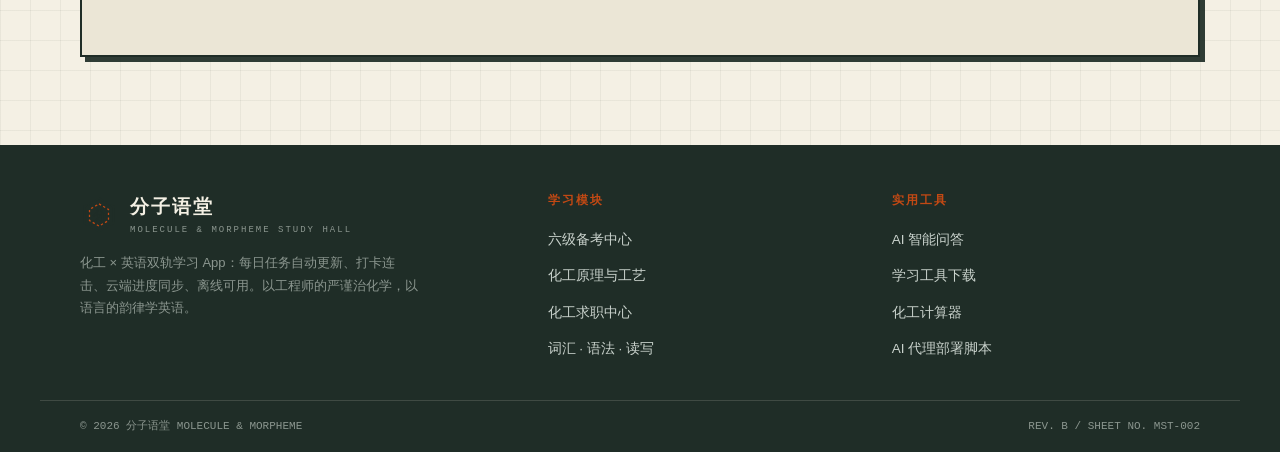
<file: tools.html>
<!DOCTYPE html>
<html lang="zh-CN">
<head>
<meta charset="UTF-8">
<meta name="viewport" content="width=device-width, initial-scale=1.0">
<title>工具下载 · 分子语堂</title>
<meta name="description" content="分子语堂工具站：在线化工计算器，可下载的六级备考资料包、化工求职资料包、速查手册、术语表 CSV、Anki 词库、进度同步 Worker 与 AI 代理脚本。">
<meta name="theme-color" content="#1f2d27">
<link rel="icon" href="icons/icon-192.png">
<link rel="apple-touch-icon" href="icons/apple-touch-icon.png">
<link rel="manifest" href="manifest.webmanifest">
<link rel="stylesheet" href="css/style.css">
<style>
  .calc-grid { grid-template-columns: 1fr 1fr; }
  @media (max-width: 860px) { .calc-grid { grid-template-columns: 1fr; } }
</style>
</head>
<body data-page="tools">

<div id="nav-mount"></div>

<!-- ================= 页面横幅 ================= -->
<header class="page-hero">
  <div class="wrap">
    <div class="ph-kicker reveal">TOOLBOX · DOWNLOAD CENTER</div>
    <h1 class="reveal d1">工具下载</h1>
    <div class="ph-en reveal d2">CALCULATE · CARRY · DEPLOY</div>
    <p class="ph-desc reveal d2">
      在线小工具开箱即用；离线工具一键下载 —— 全部免费、无依赖、离线可用，
      部署脚本基于 Cloudflare Workers 免费额度构建。
    </p>
  </div>
</header>

<div class="hazard"></div>

<!-- ================= SEC.01 在线计算器 ================= -->
<section class="sec" id="calc">
  <div class="wrap">
    <div class="sec-head reveal">
      <span class="sec-index">SEC.01</span>
      <h2 class="sec-title">在线化工计算器</h2>
      <span class="sec-sub">LIVE CALCULATOR · NO SERVER NEEDED</span>
    </div>
    <div class="rule reveal"></div>

    <div class="calc-grid reveal" style="margin-top: 36px;">

      <!-- 理想气体 -->
      <div class="calc-panel">
        <h4><span class="mono-tag">GAS</span> 理想气体 · PV = nRT</h4>
        <div class="calc-row"><label>压力 P</label><input type="number" id="igP" value="101.325" step="any"><span style="font-family: var(--mono); font-size: 12px; color: var(--ink-3);">kPa</span></div>
        <div class="calc-row"><label>体积 V</label><input type="number" id="igV" value="22.4" step="any"><span style="font-family: var(--mono); font-size: 12px; color: var(--ink-3);">L</span></div>
        <div class="calc-row"><label>温度 t</label><input type="number" id="igT" value="0" step="any"><span style="font-family: var(--mono); font-size: 12px; color: var(--ink-3);">°C</span></div>
        <div class="calc-result"><span>物质的量 n ≈</span><b id="igOut">—</b></div>
      </div>

      <!-- 稀释 -->
      <div class="calc-panel">
        <h4><span class="mono-tag">DILUTE</span> 溶液稀释 · C₁V₁ = C₂V₂</h4>
        <div class="calc-row"><label>初始浓度</label><input type="number" id="diC1" value="1" step="any"><span style="font-family: var(--mono); font-size: 12px; color: var(--ink-3);">mol/L</span></div>
        <div class="calc-row"><label>初始体积</label><input type="number" id="diV1" value="100" step="any"><span style="font-family: var(--mono); font-size: 12px; color: var(--ink-3);">mL</span></div>
        <div class="calc-row"><label>目标浓度</label><input type="number" id="diC2" value="0.1" step="any"><span style="font-family: var(--mono); font-size: 12px; color: var(--ink-3);">mol/L</span></div>
        <div class="calc-result"><span>需加水至 V₂ ≈</span><b id="diOut">—</b></div>
      </div>

      <!-- 压力换算 -->
      <div class="calc-panel">
        <h4><span class="mono-tag">PRESSURE</span> 压力单位换算</h4>
        <div class="calc-row">
          <label>数值</label>
          <input type="number" id="prIn" value="1" step="any">
          <select id="prUnit">
            <option value="MPa">MPa</option>
            <option value="kPa">kPa</option>
            <option value="bar">bar</option>
            <option value="atm">atm</option>
            <option value="psi">psi</option>
            <option value="mmHg">mmHg</option>
          </select>
        </div>
        <div class="calc-result" id="prOut" style="display: block; line-height: 2;">
          <div>MPa <b id="prA">—</b></div>
          <div>kPa <b id="prB">—</b></div>
          <div>bar <b id="prC">—</b></div>
          <div>atm <b id="prD">—</b></div>
          <div>psi <b id="prE">—</b></div>
        </div>
      </div>

      <!-- 温度换算 -->
      <div class="calc-panel">
        <h4><span class="mono-tag">TEMP</span> 温度换算</h4>
        <div class="calc-row">
          <label>数值</label>
          <input type="number" id="tmIn" value="25" step="any">
          <select id="tmUnit">
            <option value="C">°C 摄氏</option>
            <option value="F">°F 华氏</option>
            <option value="K">K 开尔文</option>
          </select>
        </div>
        <div class="calc-result" id="tmOut" style="display: block; line-height: 2;">
          <div>°C <b id="tmA">—</b></div>
          <div>°F <b id="tmB">—</b></div>
          <div>K <b id="tmC">—</b></div>
        </div>
        <p style="font-size: 11.5px; color: var(--ink-3); margin-top: 10px; font-family: var(--mono);">常压水沸点 100°C · 212°F · 373.15K</p>
      </div>

    </div>
  </div>
</section>

<div class="hazard"></div>

<!-- ================= SEC.02 下载工具 ================= -->
<section class="sec" id="downloads">
  <div class="wrap">
    <div class="sec-head reveal">
      <span class="sec-index">SEC.02</span>
      <h2 class="sec-title">离线工具库</h2>
      <span class="sec-sub">DOWNLOAD &amp; GO · 9 TOOLS</span>
    </div>
    <div class="rule reveal"></div>
    <p class="sec-desc reveal">点击下载即生成文件，保存在本地后可离线使用、随意分享。</p>

    <div class="grid-3" style="margin-top: 40px;">

      <div class="tool-card reveal d1" data-tool="cet6pack">
        <div class="tool-head">
          <div class="tool-icon"><svg viewBox="0 0 24 24" fill="none" stroke="#c24914" stroke-width="2"><path d="M4 19.5A2.5 2.5 0 016.5 17H20V4H6.5A2.5 2.5 0 004 6.5v13zM4 19.5A2.5 2.5 0 006.5 22H20v-5"/><path d="M9 8h6M9 11h4"/></svg></div>
          <div><div class="tool-name">六级备考<br>资料包</div><span class="tool-fmt rust">.HTML · 单文件全集</span></div>
        </div>
        <p class="tool-desc">一站打包：考试结构 + <span class="dynWCount">645</span> 高频词全表 + <span class="dynECount">185</span> 条翻译表达库 + 写作框架与句型 + 60 天计划 + 自测 <span class="dynQCount">60</span> 题。打印出来就是纸质复习册。</p>
        <ul class="tool-list">
          <li>词汇全表带化工语境例句</li>
          <li>离线可用 · 可打印成 A4</li>
          <li>与线上备考中心内容同步</li>
        </ul>
        <button class="btn primary sm">⤓ 下载资料包</button>
      </div>

      <div class="tool-card reveal d2" data-tool="careerpack">
        <div class="tool-head">
          <div class="tool-icon"><svg viewBox="0 0 24 24" fill="none" stroke="#0e6e63" stroke-width="2"><rect x="2" y="7" width="20" height="14" rx="2"/><path d="M16 7V5a2 2 0 00-2-2h-4a2 2 0 00-2 2v2M2 13h20"/></svg></div>
          <div><div class="tool-name">化工求职<br>资料包</div><span class="tool-fmt">.HTML · 单文件全集</span></div>
        </div>
        <p class="tool-desc">求职知识技能一次打包：十大岗位地图 + 三级技能清单 + 简历量化改写 + 技术面八题 + <span class="dynCTipsCount">100</span> 条锦囊 + 自测 <span class="dynQCareerCount">40</span> 题。</p>
        <ul class="tool-list">
          <li>岗位方向与薪资参考区间</li>
          <li>STAR 面试法 + 英文面三连</li>
          <li>面试前夜快速过一遍</li>
        </ul>
        <button class="btn teal sm">⤓ 下载资料包</button>
      </div>

      <div class="tool-card reveal d2" id="sync" data-tool="syncworker">
        <div class="tool-head">
          <div class="tool-icon"><svg viewBox="0 0 24 24" fill="none" stroke="#20558a" stroke-width="2"><path d="M21 12a9 9 0 01-9 9m-9-9a9 9 0 019-9m0 18a9 9 0 009-9M3 12a9 9 0 019-9"/><path d="M12 7v5l3 3"/></svg></div>
          <div><div class="tool-name">进度同步 Worker<br>（Cloudflare KV）</div><span class="tool-fmt rust">.JS · 约 4 分钟部署</span></div>
        </div>
        <p class="tool-desc">多设备同步学习进度：部署到你的 Cloudflare 免费账号，把每日打卡、生词本、测验记录存进自己的 KV 存储。</p>
        <ul class="tool-list">
          <li>可选口令保护，数据仅自己可见</li>
          <li>与首页「上传/拉取进度」按钮直连</li>
          <li>部署说明写在脚本头部注释</li>
        </ul>
        <button class="btn primary sm">⤓ 下载脚本</button>
      </div>

      <div class="tool-card reveal d3" id="proxy" data-tool="proxy">
        <div class="tool-head">
          <div class="tool-icon"><svg viewBox="0 0 24 24" fill="none" stroke="#c24914" stroke-width="2"><path d="M17.5 19a4.5 4.5 0 100-9 6 6 0 10-11.5 2"/><path d="M12 12v9M8 17l4-4 4 4"/></svg></div>
          <div><div class="tool-name">Cloudflare Worker<br>AI 代理脚本</div><span class="tool-fmt rust">.JS · 约 3 分钟部署</span></div>
        </div>
        <p class="tool-desc">解决浏览器直连 AI 接口的 CORS 跨域问题，密钥可存于服务端不暴露。免费额度（每天 10 万次请求）对个人学习绰绰有余。</p>
        <ul class="tool-list">
          <li>流式（stream）响应完整透传</li>
          <li>目标域名白名单，防滥用</li>
          <li>内置部署说明与 wrangler.toml</li>
        </ul>
        <button class="btn primary sm">⤓ 下载脚本</button>
      </div>

      <div class="tool-card reveal d1" data-tool="handbook">
        <div class="tool-head">
          <div class="tool-icon"><svg viewBox="0 0 24 24" fill="none" stroke="#0e6e63" stroke-width="2"><path d="M4 19.5A2.5 2.5 0 016.5 17H20V4H6.5A2.5 2.5 0 004 6.5v13zM4 19.5A2.5 2.5 0 006.5 22H20v-5"/></svg></div>
          <div><div class="tool-name">化工原理<br>速查手册</div><span class="tool-fmt">.HTML · 单文件</span></div>
        </div>
        <p class="tool-desc">六大单元操作核心公式、判据与常用数据（R、标况体积、水的物性）浓缩成一张表，双击打开即查，考前复习利器。</p>
        <ul class="tool-list">
          <li>30+ 公式 · 变量说明 · 适用条件</li>
          <li>离线可用，手机也能开</li>
          <li>可直接打印成 A4 复习单</li>
        </ul>
        <button class="btn teal sm">⤓ 下载手册</button>
      </div>

      <div class="tool-card reveal d2" data-tool="calcx">
        <div class="tool-head">
          <div class="tool-icon"><svg viewBox="0 0 24 24" fill="none" stroke="#20558a" stroke-width="2"><rect x="5" y="3" width="14" height="18" rx="1"/><path d="M9 7h6M9 12h.01M12 12h.01M15 12h.01M9 16h.01M12 16h.01M15 16h.01"/></svg></div>
          <div><div class="tool-name">化工计算器<br>离线版</div><span class="tool-fmt">.HTML · 单文件</span></div>
        </div>
        <p class="tool-desc">把本页的四组计算器打包带回家：理想气体、溶液稀释、压力与温度换算，无需联网。</p>
        <ul class="tool-list">
          <li>四个面板开箱即用</li>
          <li>零依赖 · 100KB 不到</li>
          <li>实验室电脑也能放一份</li>
        </ul>
        <button class="btn sm">⤓ 下载计算器</button>
      </div>

      <div class="tool-card reveal d2" data-tool="terms">
        <div class="tool-head">
          <div class="tool-icon"><svg viewBox="0 0 24 24" fill="none" stroke="#a8813a" stroke-width="2"><path d="M3 5h18M3 12h18M3 19h10"/><circle cx="18" cy="17" r="3"/><path d="M21 20l2 2"/></svg></div>
          <div><div class="tool-name">化工英语<br>术语表</div><span class="tool-fmt">.CSV · <span class="dynTermsCount">125</span> 条</span></div>
        </div>
        <p class="tool-desc">中文 / English / 备注三列结构，Excel 直接打开；可导入背单词软件作为词库。</p>
        <ul class="tool-list">
          <li>覆盖五大单元操作 + 反应工程 + 安全</li>
          <li>UTF-8 BOM 编码，中文不乱码</li>
          <li>与站内术语表同步更新</li>
        </ul>
        <button class="btn sm">⤓ 下载术语表</button>
      </div>

      <div class="tool-card reveal d3" data-tool="anki">
        <div class="tool-head">
          <div class="tool-icon"><svg viewBox="0 0 24 24" fill="none" stroke="#0e6e63" stroke-width="2"><rect x="3" y="7" width="18" height="13" rx="2"/><path d="M8 7V5a2 2 0 012-2h4a2 2 0 012 2v2M3 12h18"/></svg></div>
          <div><div class="tool-name">核心词汇<br>Anki 词库</div><span class="tool-fmt">.CSV · <span class="dynWCount">645</span> 词</span></div>
        </div>
        <p class="tool-desc">六级 <span class="dynWCount">645</span> 高频词全量导出 + 化工语境例句，正面单词音标、背面释义与例句，导入 Anki / Quizlet 即用。</p>
        <ul class="tool-list">
          <li>每词配化工例句，双轨记忆</li>
          <li>Anki「文件 → 导入」直接可用</li>
          <li>可自行删改扩充</li>
        </ul>
        <button class="btn teal sm">⤓ 下载词库</button>
      </div>

      <div class="tool-card reveal d3" data-tool="plan">
        <div class="tool-head">
          <div class="tool-icon"><svg viewBox="0 0 24 24" fill="none" stroke="#c24914" stroke-width="2"><rect x="3" y="4" width="18" height="18" rx="2"/><path d="M16 2v4M8 2v4M3 10h18M8 15h3M13 15h3M8 19h3"/></svg></div>
          <div><div class="tool-name">双轨学习<br>计划模板</div><span class="tool-fmt rust">.MD · 周计划</span></div>
        </div>
        <p class="tool-desc">化工 + 英语双栏周计划 Markdown 模板：目标、每日打卡、错题与生词本、周末复盘，复制进任何笔记软件即用。</p>
        <ul class="tool-list">
          <li>12 周滚动计划框架</li>
          <li>艾宾浩斯复习节点表</li>
          <li>Typora / Obsidian / 语雀通用</li>
        </ul>
        <button class="btn primary sm">⤓ 下载模板</button>
      </div>

    </div>
  </div>
</section>

<!-- ================= SEC.03 使用说明 ================= -->
<section class="sec" style="padding-top: 0;">
  <div class="wrap">
    <div class="sec-head reveal">
      <span class="sec-index">SEC.03</span>
      <h2 class="sec-title">AI 代理部署三步走</h2>
      <span class="sec-sub">CLOUDFLARE WORKERS · FREE TIER</span>
    </div>
    <div class="rule reveal"></div>

    <div class="path reveal" style="margin-top: 36px;">
      <div class="path-row">
        <div><span class="path-stage">STEP 01</span></div>
        <div>
          <div class="path-name">下载脚本，注册 Cloudflare</div>
          <p class="path-desc">下载上方代理脚本；在 <b>dash.cloudflare.com</b> 免费注册账号（国内可直连），进入 Workers &amp; Pages。</p>
        </div>
      </div>
      <div class="path-row">
        <div><span class="path-stage">STEP 02</span></div>
        <div>
          <div class="path-name">创建 Worker 并粘贴代码</div>
          <p class="path-desc">「Create Worker」→ 粘贴脚本 → 设置环境变量：<b>TARGET_BASE</b>（如 https://api.siliconflow.cn/v1）与可选的 <b>API_KEY</b>（服务端存密钥，浏览器永不接触）。</p>
        </div>
      </div>
      <div class="path-row">
        <div><span class="path-stage">STEP 03</span></div>
        <div>
          <div class="path-name">把 Worker 地址填进问答室</div>
          <p class="path-desc">部署后得到 <b>xxx.workers.dev</b> 地址，回到 <a href="qa.html" style="color: var(--rust); font-weight: 600;">AI 问答室</a> → 模型设置 → 自定义接口 → Base URL 填入该地址即可。</p>
        </div>
      </div>
    </div>
  </div>
</section>

<div id="footer-mount"></div>

<script src="js/data-words.js"></script>
<script src="js/data-questions.js"></script>
<script src="js/shared.js"></script>
<script src="js/tools.js"></script>
<script>
(function () {
  "use strict";

  /* ---------- 在线计算器 ---------- */
  var R = 8.314;

  function fmt(n, d) {
    if (!isFinite(n)) return "—";
    var v = +n.toPrecision(4);
    return (Math.abs(v) >= 1e5 || (Math.abs(v) < 1e-4 && v !== 0)) ? v.toExponential(3) : String(+v.toFixed(d || 4)).replace(/\.?0+$/, "");
  }

  function idealGas() {
    var P = +document.getElementById("igP").value;
    var V = +document.getElementById("igV").value;
    var t = +document.getElementById("igT").value;
    var T = t + 273.15;
    var n = (P * V) / (R * T); // P kPa, V L → J 一致
    document.getElementById("igOut").textContent = isFinite(n) ? fmt(n) + " mol" : "—";
  }

  function dilute() {
    var C1 = +document.getElementById("diC1").value;
    var V1 = +document.getElementById("diV1").value;
    var C2 = +document.getElementById("diC2").value;
    if (!C2 || !isFinite(C2) || C2 <= 0) { document.getElementById("diOut").textContent = "—"; return; }
    var V2 = (C1 * V1) / C2;
    document.getElementById("diOut").textContent = isFinite(V2) ? fmt(V2) + " mL" : "—";
  }

  var PR = { MPa: 1000, kPa: 1, bar: 100, atm: 101.325, psi: 6.8948, mmHg: 0.13332 };
  function pressure() {
    var v = +document.getElementById("prIn").value * PR[document.getElementById("prUnit").value];
    document.getElementById("prA").textContent = fmt(v / 1000);
    document.getElementById("prB").textContent = fmt(v);
    document.getElementById("prC").textContent = fmt(v / 100);
    document.getElementById("prD").textContent = fmt(v / 101.325);
    document.getElementById("prE").textContent = fmt(v / 6.8948);
  }

  function temp() {
    var v = +document.getElementById("tmIn").value;
    var u = document.getElementById("tmUnit").value;
    var c = u === "C" ? v : u === "F" ? (v - 32) * 5 / 9 : v - 273.15;
    document.getElementById("tmA").textContent = fmt(c);
    document.getElementById("tmB").textContent = fmt(c * 9 / 5 + 32);
    document.getElementById("tmC").textContent = fmt(c + 273.15);
  }

  ["igP", "igV", "igT"].forEach(function (id) { document.getElementById(id).addEventListener("input", idealGas); });
  ["diC1", "diV1", "diC2"].forEach(function (id) { document.getElementById(id).addEventListener("input", dilute); });
  document.getElementById("prIn").addEventListener("input", pressure);
  document.getElementById("prUnit").addEventListener("change", pressure);
  document.getElementById("tmIn").addEventListener("input", temp);
  document.getElementById("tmUnit").addEventListener("change", temp);

  idealGas(); dilute(); pressure(); temp();
})();
</script>
</body>
</html>
</file>
<file: css/style.css>
/* ============================================================
   分子语堂 · 设计系统
   美学方向：工程图纸手册 — 网格纸、墨绿黑、铁锈橙、硬阴影
   ============================================================ */

:root {
  --paper: #f4f0e4;
  --paper-deep: #ebe6d6;
  --card: #fbf9f2;
  --ink: #1f2d27;
  --ink-2: #55645c;
  --ink-3: #8b968f;
  --rust: #c24914;
  --rust-deep: #9a3810;
  --rust-soft: #f6e3d8;
  --teal: #0e6e63;
  --teal-deep: #0a5249;
  --teal-soft: #ddeae6;
  --blue: #20558a;
  --blue-soft: #e0e9f2;
  --gold: #a8813a;
  --grid: rgba(31, 45, 39, 0.055);
  --grid-strong: rgba(31, 45, 39, 0.12);
  --line: #d9d2bf;
  --shadow: 5px 5px 0 rgba(31, 45, 39, 0.92);
  --shadow-sm: 3px 3px 0 rgba(31, 45, 39, 0.9);
  --shadow-rust: 5px 5px 0 rgba(194, 73, 20, 0.35);

  --serif: "Noto Serif SC", "Source Han Serif SC", "Songti SC", "STZhongsong", "SimSun", serif;
  --sans: "Noto Sans SC", "Source Han Sans SC", "PingFang SC", "Microsoft YaHei", sans-serif;
  --mono: "Cascadia Code", "JetBrains Mono", "Fira Code", "Consolas", "Courier New", monospace;

  --radius: 2px;
  --nav-h: 66px;
}

* { margin: 0; padding: 0; box-sizing: border-box; }

html { scroll-behavior: smooth; }

body {
  font-family: var(--sans);
  color: var(--ink);
  background-color: var(--paper);
  background-image:
    linear-gradient(var(--grid) 1px, transparent 1px),
    linear-gradient(90deg, var(--grid) 1px, transparent 1px);
  background-size: 30px 30px;
  font-size: 16px;
  line-height: 1.7;
  -webkit-font-smoothing: antialiased;
}

::selection { background: var(--rust); color: var(--card); }

a { color: inherit; text-decoration: none; }
img { max-width: 100%; display: block; }
button { font-family: inherit; cursor: pointer; }

/* ---------- 滚动条 ---------- */
::-webkit-scrollbar { width: 10px; height: 10px; }
::-webkit-scrollbar-track { background: var(--paper-deep); }
::-webkit-scrollbar-thumb { background: var(--ink-2); border: 2px solid var(--paper-deep); }
::-webkit-scrollbar-thumb:hover { background: var(--rust); }

/* ============================================================
   顶部导航
   ============================================================ */
.nav {
  position: sticky;
  top: 0;
  z-index: 100;
  height: var(--nav-h);
  background: var(--paper);
  border-bottom: 2px solid var(--ink);
  display: flex;
  align-items: center;
  justify-content: space-between;
  padding: 0 clamp(16px, 4vw, 48px);
}

.nav-brand {
  display: flex;
  align-items: center;
  gap: 12px;
  flex-shrink: 0;
}

.nav-logo {
  width: 42px;
  height: 42px;
  flex-shrink: 0;
}

.nav-title { display: flex; flex-direction: column; line-height: 1.15; }
.nav-title .zh {
  font-family: var(--serif);
  font-weight: 900;
  font-size: 21px;
  letter-spacing: 2px;
}
.nav-title .en {
  font-family: var(--mono);
  font-size: 9.5px;
  letter-spacing: 2.2px;
  color: var(--ink-2);
}

.nav-links {
  display: flex;
  align-items: center;
  gap: 4px;
}

.nav-links a {
  font-size: 14.5px;
  font-weight: 600;
  padding: 8px 14px;
  position: relative;
  color: var(--ink-2);
  transition: color 0.18s;
}

.nav-links a::after {
  content: "";
  position: absolute;
  left: 14px;
  right: 14px;
  bottom: 3px;
  height: 2px;
  background: var(--rust);
  transform: scaleX(0);
  transform-origin: left;
  transition: transform 0.22s cubic-bezier(0.2, 0.9, 0.3, 1);
}

.nav-links a:hover { color: var(--ink); }
.nav-links a:hover::after { transform: scaleX(1); }

.nav-links a.active { color: var(--rust); }
.nav-links a.active::after { transform: scaleX(1); }

.nav-cta {
  margin-left: 12px;
  background: var(--ink);
  color: var(--paper) !important;
  padding: 9px 18px !important;
  font-size: 13.5px !important;
  border: 2px solid var(--ink);
  box-shadow: var(--shadow-sm);
  transition: transform 0.15s, box-shadow 0.15s;
}
.nav-cta:hover { transform: translate(-2px, -2px); box-shadow: 5px 5px 0 rgba(31,45,39,0.92); }
.nav-cta::after { display: none; }

.nav-burger {
  display: none;
  background: none;
  border: 2px solid var(--ink);
  width: 42px;
  height: 42px;
  flex-direction: column;
  align-items: center;
  justify-content: center;
  gap: 5px;
  box-shadow: var(--shadow-sm);
}
.nav-burger span {
  display: block;
  width: 20px;
  height: 2px;
  background: var(--ink);
}

/* ============================================================
   通用版式
   ============================================================ */
.wrap { max-width: 1200px; margin: 0 auto; padding: 0 clamp(16px, 4vw, 40px); }

.sec { padding: clamp(48px, 8vw, 88px) 0; position: relative; }

.sec-head { display: flex; align-items: baseline; gap: 18px; margin-bottom: 14px; flex-wrap: wrap; }
.sec-index {
  font-family: var(--mono);
  font-size: 13px;
  font-weight: 700;
  color: var(--rust);
  letter-spacing: 1.5px;
  white-space: nowrap;
}
.sec-title {
  font-family: var(--serif);
  font-weight: 900;
  font-size: clamp(26px, 4vw, 38px);
  letter-spacing: 1px;
  line-height: 1.2;
}
.sec-sub {
  font-family: var(--mono);
  font-size: 12px;
  color: var(--ink-3);
  letter-spacing: 2px;
  margin-top: 6px;
}
.sec-desc { color: var(--ink-2); max-width: 720px; margin-top: 10px; }

.rule {
  height: 3px;
  background: var(--ink);
  margin: 18px 0 0;
  position: relative;
}
.rule::after {
  content: "";
  position: absolute;
  right: 0;
  top: 0;
  height: 3px;
  width: 90px;
  background: var(--rust);
}

.hazard {
  height: 12px;
  background: repeating-linear-gradient(-45deg, var(--rust) 0 14px, var(--ink) 14px 28px);
  border-top: 2px solid var(--ink);
  border-bottom: 2px solid var(--ink);
}

/* ---------- 按钮 ---------- */
.btn {
  display: inline-flex;
  align-items: center;
  gap: 10px;
  font-family: var(--mono);
  font-weight: 700;
  font-size: 14px;
  letter-spacing: 0.5px;
  padding: 12px 22px;
  border: 2px solid var(--ink);
  background: var(--card);
  color: var(--ink);
  box-shadow: var(--shadow-sm);
  transition: transform 0.15s, box-shadow 0.15s, background 0.15s;
  user-select: none;
}
.btn:hover { transform: translate(-2px, -2px); box-shadow: 5px 5px 0 rgba(31, 45, 39, 0.92); }
.btn:active { transform: translate(1px, 1px); box-shadow: 2px 2px 0 rgba(31, 45, 39, 0.92); }
.btn.primary { background: var(--rust); color: #fff; }
.btn.dark { background: var(--ink); color: var(--paper); }
.btn.teal { background: var(--teal); color: #fff; }
.btn.sm { padding: 8px 14px; font-size: 12.5px; }
.btn svg { width: 16px; height: 16px; }
.btn:disabled { opacity: 0.45; cursor: not-allowed; transform: none; }

/* ---------- 卡片 ---------- */
.card {
  background: var(--card);
  border: 2px solid var(--ink);
  box-shadow: var(--shadow);
  padding: 26px;
  position: relative;
}

.card-tag {
  position: absolute;
  top: -2px;
  right: -2px;
  font-family: var(--mono);
  font-size: 10.5px;
  font-weight: 700;
  letter-spacing: 1.5px;
  background: var(--ink);
  color: var(--paper);
  padding: 4px 12px;
}
.card-tag.rust { background: var(--rust); }
.card-tag.teal { background: var(--teal); }
.card-tag.gold { background: var(--gold); }
.card-tag.blue { background: var(--blue); }

/* ---------- 周期表元素卡 ---------- */
.elem {
  border: 2.5px solid var(--ink);
  background: var(--card);
  box-shadow: var(--shadow);
  padding: 20px 22px;
  position: relative;
  display: block;
  transition: transform 0.2s cubic-bezier(0.2, 0.9, 0.3, 1.4), box-shadow 0.2s;
  overflow: hidden;
}
.elem::before {
  content: "";
  position: absolute;
  inset: 6px;
  border: 1px solid var(--grid-strong);
  pointer-events: none;
}
.elem:hover { transform: translate(-3px, -3px) rotate(-0.4deg); box-shadow: 8px 8px 0 rgba(31, 45, 39, 0.92); }
.elem .num { font-family: var(--mono); font-size: 12px; color: var(--rust); font-weight: 700; letter-spacing: 1px; }
.elem .sym {
  font-family: var(--serif);
  font-size: clamp(44px, 6vw, 64px);
  font-weight: 900;
  line-height: 1.05;
}
.elem .sym small { font-size: 0.42em; vertical-align: 0.55em; margin-left: 4px; font-weight: 700; }
.elem .ename { font-family: var(--mono); font-size: 11px; letter-spacing: 1.8px; color: var(--ink-2); text-transform: uppercase; }
.elem .edesc { font-size: 13px; color: var(--ink-2); margin-top: 10px; line-height: 1.6; }
.elem .e-meta {
  margin-top: 14px;
  padding-top: 12px;
  border-top: 1px dashed var(--grid-strong);
  font-family: var(--mono);
  font-size: 11px;
  color: var(--ink-3);
  display: flex;
  justify-content: space-between;
  letter-spacing: 0.5px;
}
.elem.accent-rust { background: linear-gradient(135deg, var(--card) 60%, var(--rust-soft)); }
.elem.accent-teal { background: linear-gradient(135deg, var(--card) 60%, var(--teal-soft)); }

/* ============================================================
   首页 Hero
   ============================================================ */
.hero {
  position: relative;
  padding: clamp(56px, 9vw, 110px) 0 clamp(48px, 7vw, 80px);
  overflow: hidden;
}
.hero::before {
  content: "";
  position: absolute;
  inset: 0;
  background:
    radial-gradient(ellipse 700px 480px at 88% 12%, rgba(14, 110, 99, 0.1), transparent 65%),
    radial-gradient(ellipse 640px 420px at 6% 90%, rgba(194, 73, 20, 0.09), transparent 60%);
  pointer-events: none;
}

.hero-grid {
  display: grid;
  grid-template-columns: 1.25fr 0.75fr;
  gap: clamp(24px, 5vw, 64px);
  align-items: center;
  position: relative;
}

.hero-kicker {
  display: inline-flex;
  align-items: center;
  gap: 10px;
  font-family: var(--mono);
  font-size: 12px;
  font-weight: 700;
  letter-spacing: 2.5px;
  color: var(--teal);
  border: 1.5px solid var(--teal);
  padding: 6px 14px;
  background: rgba(14, 110, 99, 0.06);
  margin-bottom: 26px;
}
.hero-kicker .dot { width: 8px; height: 8px; background: var(--rust); border-radius: 50%; animation: blink 2.2s infinite; }
@keyframes blink { 0%, 100% { opacity: 1; } 50% { opacity: 0.25; } }

.hero h1 {
  font-family: var(--serif);
  font-weight: 900;
  font-size: clamp(40px, 7vw, 74px);
  line-height: 1.12;
  letter-spacing: 2px;
}
.hero h1 .hl {
  color: var(--rust);
  position: relative;
  white-space: nowrap;
}
.hero h1 .hl::after {
  content: "";
  position: absolute;
  left: 0;
  right: 0;
  bottom: 6px;
  height: 10px;
  background: repeating-linear-gradient(-45deg, rgba(194,73,20,0.22) 0 8px, transparent 8px 16px);
  z-index: -1;
}
.hero-en {
  font-family: var(--mono);
  font-size: clamp(12px, 1.4vw, 15px);
  letter-spacing: 4px;
  color: var(--ink-2);
  margin-top: 18px;
  text-transform: uppercase;
}
.hero-desc {
  font-size: 16.5px;
  color: var(--ink-2);
  max-width: 560px;
  margin-top: 22px;
}
.hero-desc b { color: var(--ink); border-bottom: 2px solid var(--rust); padding-bottom: 1px; }

.hero-actions { display: flex; gap: 14px; margin-top: 34px; flex-wrap: wrap; }

.hero-stats {
  display: flex;
  gap: clamp(20px, 4vw, 52px);
  margin-top: 44px;
  padding-top: 24px;
  border-top: 2px solid var(--ink);
  flex-wrap: wrap;
}
.hstat .v { font-family: var(--serif); font-size: 30px; font-weight: 900; color: var(--ink); }
.hstat .v em { font-style: normal; color: var(--rust); }
.hstat .k { font-family: var(--mono); font-size: 11px; letter-spacing: 2px; color: var(--ink-3); margin-top: 2px; }

/* Hero 右侧：分子图 + 印章 */
.hero-visual { position: relative; display: flex; align-items: center; justify-content: center; min-height: 380px; }
.molecule {
  width: min(420px, 100%);
  filter: drop-shadow(6px 6px 0 rgba(31, 45, 39, 0.15));
  animation: floaty 7s ease-in-out infinite;
}
@keyframes floaty { 0%, 100% { transform: translateY(0) rotate(0deg); } 50% { transform: translateY(-14px) rotate(2deg); } }

.stamp {
  position: absolute;
  right: 0;
  bottom: 12px;
  width: 118px;
  height: 118px;
  border: 2.5px solid var(--rust);
  border-radius: 50%;
  display: flex;
  flex-direction: column;
  align-items: center;
  justify-content: center;
  color: var(--rust);
  transform: rotate(-12deg);
  background: rgba(251, 249, 242, 0.85);
  animation: floaty 8s ease-in-out infinite reverse;
}
.stamp::before {
  content: "";
  position: absolute;
  inset: 7px;
  border: 1.5px dashed var(--rust);
  border-radius: 50%;
}
.stamp .s1 { font-family: var(--serif); font-weight: 900; font-size: 22px; letter-spacing: 3px; }
.stamp .s2 { font-family: var(--mono); font-size: 9px; letter-spacing: 1.5px; margin-top: 3px; }

/* ============================================================
   模块总览 / 通用网格
   ============================================================ */
.grid-2 { display: grid; grid-template-columns: repeat(2, 1fr); gap: 26px; }
.grid-3 { display: grid; grid-template-columns: repeat(3, 1fr); gap: 24px; }
.grid-4 { display: grid; grid-template-columns: repeat(4, 1fr); gap: 20px; }

/* ============================================================
   首页路线图
   ============================================================ */
.path {
  border: 2px solid var(--ink);
  background: var(--paper-deep);
  box-shadow: var(--shadow);
  padding: clamp(20px, 4vw, 40px);
}
.path-row {
  display: grid;
  grid-template-columns: 120px 1fr;
  gap: 20px;
  padding: 20px 0;
  border-bottom: 1px dashed var(--grid-strong);
  align-items: start;
}
.path-row:last-child { border-bottom: none; }
.path-stage {
  font-family: var(--mono);
  font-size: 11px;
  font-weight: 700;
  letter-spacing: 1.5px;
  color: var(--paper);
  background: var(--ink);
  padding: 5px 10px;
  display: inline-block;
}
.path-row:hover .path-stage { background: var(--rust); }
.path-name { font-family: var(--serif); font-weight: 700; font-size: 18px; }
.path-desc { font-size: 14px; color: var(--ink-2); margin-top: 4px; }

/* ============================================================
   页脚
   ============================================================ */
.footer {
  border-top: 2px solid var(--ink);
  background: var(--ink);
  color: #c9d2cc;
  margin-top: 0;
}
.footer-inner {
  max-width: 1200px;
  margin: 0 auto;
  padding: 44px clamp(16px, 4vw, 40px) 30px;
  display: grid;
  grid-template-columns: 1.4fr 1fr 1fr;
  gap: 36px;
}
.footer .f-brand { display: flex; align-items: center; gap: 12px; }
.footer .f-brand svg { width: 38px; height: 38px; }
.footer .f-zh { font-family: var(--serif); font-size: 19px; font-weight: 900; color: var(--paper); letter-spacing: 2px; }
.footer .f-en { font-family: var(--mono); font-size: 9px; letter-spacing: 2px; color: #8b968f; }
.footer p { font-size: 13px; color: #8b968f; margin-top: 14px; max-width: 340px; }
.footer h4 {
  font-family: var(--mono);
  font-size: 12px;
  letter-spacing: 2px;
  color: var(--rust);
  margin-bottom: 14px;
  text-transform: uppercase;
}
.footer ul { list-style: none; }
.footer li { margin-bottom: 9px; }
.footer li a { font-size: 13.5px; color: #c9d2cc; transition: color 0.15s; }
.footer li a:hover { color: var(--rust); text-decoration: underline; text-underline-offset: 3px; }
.footer-bottom {
  border-top: 1px solid rgba(244, 240, 228, 0.15);
  padding: 16px clamp(16px, 4vw, 40px);
  max-width: 1200px;
  margin: 0 auto;
  font-family: var(--mono);
  font-size: 11px;
  color: #8b968f;
  display: flex;
  justify-content: space-between;
  gap: 12px;
  flex-wrap: wrap;
}

/* ============================================================
   内容页顶部横幅
   ============================================================ */
.page-hero {
  padding: clamp(44px, 7vw, 76px) 0 clamp(30px, 5vw, 44px);
  position: relative;
  overflow: hidden;
}
.page-hero .ph-kicker {
  font-family: var(--mono);
  font-size: 12px;
  font-weight: 700;
  letter-spacing: 3px;
  color: var(--rust);
}
.page-hero h1 {
  font-family: var(--serif);
  font-weight: 900;
  font-size: clamp(34px, 5.5vw, 56px);
  letter-spacing: 2px;
  margin-top: 10px;
  line-height: 1.15;
}
.page-hero .ph-en {
  font-family: var(--mono);
  font-size: 12px;
  letter-spacing: 3px;
  color: var(--ink-3);
  margin-top: 10px;
  text-transform: uppercase;
}
.page-hero .ph-desc { max-width: 700px; color: var(--ink-2); margin-top: 16px; font-size: 15.5px; }

/* ============================================================
   化工/英语内容组件
   ============================================================ */

/* 章节手风琴 */
.unit {
  border: 2px solid var(--ink);
  background: var(--card);
  box-shadow: var(--shadow-sm);
  margin-bottom: 22px;
}
.unit-head {
  display: flex;
  align-items: center;
  gap: 16px;
  padding: 18px 22px;
  cursor: pointer;
  user-select: none;
  transition: background 0.15s;
}
.unit-head:hover { background: var(--paper-deep); }
.unit-no {
  font-family: var(--mono);
  font-weight: 700;
  font-size: 13px;
  letter-spacing: 1px;
  color: var(--paper);
  background: var(--ink);
  padding: 4px 10px;
  flex-shrink: 0;
}
.unit.open .unit-no { background: var(--rust); }
.unit-title { font-family: var(--serif); font-weight: 900; font-size: 19px; flex: 1; letter-spacing: 1px; }
.unit-meta { font-family: var(--mono); font-size: 11px; color: var(--ink-3); letter-spacing: 1px; }
.unit-arrow { transition: transform 0.25s; flex-shrink: 0; }
.unit.open .unit-arrow { transform: rotate(180deg); }
.unit-body {
  max-height: 0;
  overflow: hidden;
  transition: max-height 0.4s cubic-bezier(0.2, 0.9, 0.3, 1);
}
.unit.open .unit-body { max-height: 3200px; }
.unit-body-inner { padding: 6px 26px 26px; border-top: 1px dashed var(--grid-strong); }

/* 知识条目 */
.kp {
  padding: 16px 0;
  border-bottom: 1px dashed var(--grid-strong);
}
.kp:last-child { border-bottom: none; }
.kp-title {
  font-weight: 700;
  font-size: 16px;
  display: flex;
  align-items: center;
  gap: 10px;
  flex-wrap: wrap;
}
.kp-title .en-term {
  font-family: var(--mono);
  font-size: 11px;
  font-weight: 600;
  color: var(--teal);
  background: var(--teal-soft);
  padding: 2px 8px;
  letter-spacing: 0.5px;
}
.kp-body { font-size: 14.5px; color: var(--ink-2); margin-top: 8px; }
.kp-body b { color: var(--ink); }
.kp-body ul { margin: 8px 0 0 20px; }
.kp-body li { margin-bottom: 4px; }

/* 公式块 */
.formula {
  font-family: var(--mono);
  background: var(--ink);
  color: #f0ead6;
  padding: 16px 20px;
  margin: 14px 0;
  font-size: 15px;
  letter-spacing: 0.5px;
  overflow-x: auto;
  position: relative;
  border: 2px solid var(--ink);
}
.formula::before {
  content: "FORMULA";
  position: absolute;
  top: -2px;
  right: -2px;
  background: var(--rust);
  color: #fff;
  font-size: 9px;
  font-weight: 700;
  letter-spacing: 1.5px;
  padding: 2px 8px;
}
.formula i { font-style: italic; color: #f5c98a; }
.formula .sub { font-size: 0.7em; vertical-align: -0.25em; }

/* 术语表 */
.term-table { width: 100%; border-collapse: collapse; font-size: 14px; }
.term-table th {
  font-family: var(--mono);
  font-size: 11.5px;
  letter-spacing: 1.5px;
  text-align: left;
  background: var(--ink);
  color: var(--paper);
  padding: 10px 14px;
}
.term-table td { padding: 10px 14px; border-bottom: 1px solid var(--grid-strong); }
.term-table tr:nth-child(even) td { background: rgba(31, 45, 39, 0.03); }
.term-table td:first-child { font-weight: 700; white-space: nowrap; }
.term-table td:nth-child(2) { font-family: var(--mono); font-size: 13px; color: var(--teal); }
.term-table tr:hover td { background: var(--rust-soft); }

/* ============================================================
   闪卡
   ============================================================ */
.flash-zone { display: flex; flex-direction: column; align-items: center; gap: 22px; }
.flashcard {
  width: min(560px, 100%);
  min-height: 260px;
  border: 2.5px solid var(--ink);
  box-shadow: var(--shadow);
  cursor: pointer;
  position: relative;
  transform-style: preserve-3d;
  transition: transform 0.55s cubic-bezier(0.3, 0.9, 0.3, 1);
  background: var(--card);
}
.flashcard.flipped { transform: rotateY(180deg); }
.flash-face {
  position: absolute;
  inset: 0;
  backface-visibility: hidden;
  display: flex;
  flex-direction: column;
  align-items: center;
  justify-content: center;
  padding: 30px;
  text-align: center;
}
.flash-face.back { transform: rotateY(180deg); background: var(--teal-soft); }
.flash-word { font-family: var(--serif); font-size: clamp(30px, 5vw, 42px); font-weight: 900; letter-spacing: 1px; }
.flash-phon { font-family: var(--mono); color: var(--ink-3); font-size: 15px; margin-top: 8px; }
.flash-hint { font-family: var(--mono); font-size: 11px; color: var(--ink-3); letter-spacing: 2px; position: absolute; bottom: 16px; }
.flash-def { font-size: 17px; font-weight: 600; }
.flash-ex { font-size: 14px; color: var(--ink-2); margin-top: 14px; font-style: italic; line-height: 1.8; }
.flash-ex b { color: var(--rust); font-style: normal; }
.flash-cat {
  position: absolute;
  top: 14px;
  left: 14px;
  font-family: var(--mono);
  font-size: 10px;
  font-weight: 700;
  letter-spacing: 1.5px;
  background: var(--ink);
  color: var(--paper);
  padding: 3px 10px;
}
.flash-nav { display: flex; align-items: center; gap: 18px; }
.flash-count { font-family: var(--mono); font-size: 13px; color: var(--ink-2); letter-spacing: 1px; min-width: 70px; text-align: center; }

.chip-row { display: flex; gap: 10px; flex-wrap: wrap; }
.chip {
  font-family: var(--mono);
  font-size: 12.5px;
  font-weight: 600;
  padding: 7px 16px;
  border: 1.5px solid var(--ink-2);
  background: var(--card);
  color: var(--ink-2);
  letter-spacing: 0.5px;
  transition: all 0.15s;
}
.chip:hover { border-color: var(--ink); color: var(--ink); }
.chip.on { background: var(--ink); color: var(--paper); border-color: var(--ink); }

/* ============================================================
   测验
   ============================================================ */
.quiz-q {
  border: 2px solid var(--ink);
  background: var(--card);
  box-shadow: var(--shadow-sm);
  padding: 22px 26px;
  margin-bottom: 18px;
}
.quiz-q .q-title { font-weight: 700; font-size: 16px; display: flex; gap: 12px; }
.quiz-q .q-no { font-family: var(--mono); color: var(--rust); flex-shrink: 0; }
.quiz-opts { display: grid; grid-template-columns: 1fr 1fr; gap: 10px; margin-top: 16px; }
.quiz-opt {
  border: 1.5px solid var(--ink-2);
  background: var(--paper);
  padding: 10px 14px;
  text-align: left;
  font-size: 14px;
  display: flex;
  align-items: center;
  gap: 10px;
  transition: all 0.15s;
}
.quiz-opt .opt-key {
  font-family: var(--mono);
  font-size: 11px;
  font-weight: 700;
  width: 22px;
  height: 22px;
  border: 1.5px solid currentColor;
  display: inline-flex;
  align-items: center;
  justify-content: center;
  flex-shrink: 0;
}
.quiz-opt:hover { border-color: var(--ink); background: var(--card); }
.quiz-opt.right { background: var(--teal); border-color: var(--teal-deep); color: #fff; }
.quiz-opt.right .opt-key { border-color: #fff; }
.quiz-opt.wrong { background: var(--rust-soft); border-color: var(--rust); color: var(--rust-deep); }
.quiz-opt.wrong .opt-key { border-color: var(--rust-deep); }
.quiz-opt:disabled { cursor: default; opacity: 0.85; }
.quiz-explain {
  margin-top: 14px;
  padding: 12px 16px;
  background: var(--blue-soft);
  border-left: 3px solid var(--blue);
  font-size: 13.5px;
  color: var(--ink-2);
  display: none;
}
.quiz-explain.show { display: block; }

/* ============================================================
   AI 问答页（全屏）
   ============================================================ */
body.qa-body { display: flex; flex-direction: column; height: 100vh; overflow: hidden; }

.qa-shell {
  flex: 1;
  display: grid;
  grid-template-columns: 290px 1fr;
  min-height: 0;
}

.qa-side {
  border-right: 2px solid var(--ink);
  background: var(--paper-deep);
  display: flex;
  flex-direction: column;
  min-height: 0;
}
.qa-side-head { padding: 18px; border-bottom: 2px solid var(--ink); }
.qa-side-head .t { font-family: var(--serif); font-weight: 900; font-size: 17px; letter-spacing: 1px; }
.qa-side-head .s { font-family: var(--mono); font-size: 10px; letter-spacing: 1.5px; color: var(--ink-3); margin-top: 2px; }
.qa-new {
  margin: 16px;
  width: calc(100% - 32px);
  justify-content: center;
}
.qa-sessions { flex: 1; overflow-y: auto; padding: 0 16px 16px; }
.qa-session {
  border: 1.5px solid transparent;
  padding: 10px 12px;
  font-size: 13px;
  cursor: pointer;
  display: flex;
  align-items: center;
  gap: 8px;
  color: var(--ink-2);
  margin-bottom: 4px;
}
.qa-session:hover { background: rgba(31, 45, 39, 0.06); }
.qa-session.on { border-color: var(--ink); background: var(--card); color: var(--ink); box-shadow: var(--shadow-sm); }
.qa-session .s-title { flex: 1; white-space: nowrap; overflow: hidden; text-overflow: ellipsis; }
.qa-session .s-del { opacity: 0; border: none; background: none; color: var(--rust); font-size: 15px; line-height: 1; padding: 2px; }
.qa-session:hover .s-del { opacity: 1; }
.qa-side-foot { border-top: 2px solid var(--ink); padding: 14px 16px; }
.model-chip {
  display: flex;
  align-items: center;
  gap: 10px;
  border: 2px solid var(--ink);
  background: var(--card);
  box-shadow: var(--shadow-sm);
  padding: 10px 14px;
  cursor: pointer;
  width: 100%;
  text-align: left;
  transition: transform 0.15s;
}
.model-chip:hover { transform: translate(-2px, -2px); }
.model-chip .m-dot { width: 9px; height: 9px; border-radius: 50%; background: var(--teal); flex-shrink: 0; }
.model-chip .m-dot.off { background: var(--rust); }
.model-chip .m-name { font-family: var(--mono); font-size: 12px; font-weight: 700; flex: 1; white-space: nowrap; overflow: hidden; text-overflow: ellipsis; }
.model-chip .m-cfg { font-family: var(--mono); font-size: 16px; }

.qa-main { display: flex; flex-direction: column; min-width: 0; min-height: 0; }
.qa-topbar {
  height: 58px;
  border-bottom: 2px solid var(--ink);
  background: var(--paper);
  display: flex;
  align-items: center;
  justify-content: space-between;
  padding: 0 20px;
  gap: 14px;
  flex-shrink: 0;
}
.qa-topbar .t { font-family: var(--serif); font-weight: 900; font-size: 16px; letter-spacing: 1px; white-space: nowrap; }
.qa-topbar .t small { font-family: var(--mono); font-size: 10px; color: var(--ink-3); letter-spacing: 1.5px; display: block; font-weight: 400; }
.qa-topbar-actions { display: flex; gap: 10px; }

.qa-msgs { flex: 1; overflow-y: auto; padding: 28px clamp(14px, 3vw, 34px); scroll-behavior: smooth; }
.qa-msgs-inner { max-width: 860px; margin: 0 auto; }

.msg { display: flex; gap: 14px; margin-bottom: 26px; animation: msgIn 0.3s ease both; }
@keyframes msgIn { from { opacity: 0; transform: translateY(10px); } to { opacity: 1; transform: none; } }
.msg-ava {
  width: 38px;
  height: 38px;
  border: 2px solid var(--ink);
  background: var(--teal);
  color: #fff;
  display: flex;
  align-items: center;
  justify-content: center;
  flex-shrink: 0;
  font-family: var(--serif);
  font-weight: 900;
  font-size: 16px;
}
.msg.user .msg-ava { background: var(--rust); }
.msg-ava svg { width: 20px; height: 20px; }
.msg-body { min-width: 0; flex: 1; }
.msg-name { font-family: var(--mono); font-size: 10.5px; font-weight: 700; letter-spacing: 1.5px; color: var(--ink-3); margin-bottom: 6px; text-transform: uppercase; }
.msg.user .msg-name { color: var(--rust); }
.msg-content {
  border: 2px solid var(--ink);
  background: var(--card);
  padding: 14px 18px;
  font-size: 14.5px;
  line-height: 1.85;
  box-shadow: var(--shadow-sm);
  overflow-wrap: break-word;
}
.msg.user .msg-content { background: var(--rust-soft); }

/* AI markdown 输出样式 */
.msg-content h1, .msg-content h2, .msg-content h3 {
  font-family: var(--serif);
  font-weight: 900;
  margin: 14px 0 8px;
  line-height: 1.3;
}
.msg-content h1 { font-size: 19px; }
.msg-content h2 { font-size: 17px; }
.msg-content h3 { font-size: 15.5px; }
.msg-content p { margin: 8px 0; }
.msg-content ul, .msg-content ol { margin: 8px 0 8px 22px; }
.msg-content li { margin-bottom: 4px; }
.msg-content code {
  font-family: var(--mono);
  font-size: 12.5px;
  background: rgba(31, 45, 39, 0.08);
  padding: 1px 6px;
}
.msg-content pre {
  background: var(--ink);
  color: #e9e4d3;
  padding: 14px 16px;
  overflow-x: auto;
  margin: 12px 0;
  font-family: var(--mono);
  font-size: 13px;
  line-height: 1.7;
}
.msg-content pre code { background: none; padding: 0; color: inherit; }
.msg-content table { border-collapse: collapse; margin: 12px 0; font-size: 13px; width: 100%; }
.msg-content th, .msg-content td { border: 1px solid var(--ink-2); padding: 7px 12px; text-align: left; }
.msg-content th { background: var(--paper-deep); font-family: var(--mono); font-size: 12px; }
.msg-content blockquote { border-left: 3px solid var(--rust); padding-left: 14px; color: var(--ink-2); margin: 10px 0; }
.msg-content strong { font-weight: 700; }
.msg-content .cursor-blink { display: inline-block; width: 8px; height: 15px; background: var(--rust); vertical-align: -2px; animation: blink 1s infinite; }

.msg-error { border-left: 4px solid var(--rust); background: var(--rust-soft); }

.qa-empty { text-align: center; padding: 48px 20px 20px; }
.qa-empty .big {
  font-family: var(--serif);
  font-weight: 900;
  font-size: clamp(24px, 3.6vw, 32px);
  letter-spacing: 2px;
}
.qa-empty .sub { font-family: var(--mono); font-size: 11.5px; color: var(--ink-3); letter-spacing: 2px; margin-top: 8px; }
.qa-suggests { display: grid; grid-template-columns: 1fr 1fr; gap: 14px; margin-top: 34px; }
.qa-suggest {
  border: 2px solid var(--ink);
  background: var(--card);
  box-shadow: var(--shadow-sm);
  padding: 16px 18px;
  text-align: left;
  transition: transform 0.15s, box-shadow 0.15s;
}
.qa-suggest:hover { transform: translate(-2px, -2px); box-shadow: 5px 5px 0 rgba(31, 45, 39, 0.92); }
.qa-suggest .sg-tag { font-family: var(--mono); font-size: 10px; font-weight: 700; letter-spacing: 1.5px; color: var(--paper); background: var(--teal); display: inline-block; padding: 2px 8px; margin-bottom: 8px; }
.qa-suggest.chem .sg-tag { background: var(--rust); }
.qa-suggest .sg-t { font-weight: 700; font-size: 14.5px; line-height: 1.5; }

.qa-inputbar {
  border-top: 2px solid var(--ink);
  background: var(--paper);
  padding: 16px clamp(14px, 3vw, 34px) 20px;
  flex-shrink: 0;
}
.qa-inputbar-inner { max-width: 860px; margin: 0 auto; }
.qa-input-box {
  display: flex;
  align-items: flex-end;
  gap: 12px;
  border: 2px solid var(--ink);
  background: var(--card);
  box-shadow: var(--shadow-sm);
  padding: 10px 12px;
}
.qa-input-box:focus-within { box-shadow: 5px 5px 0 rgba(194, 73, 20, 0.4); }
.qa-input-box textarea {
  flex: 1;
  border: none;
  outline: none;
  resize: none;
  background: none;
  font-family: var(--sans);
  font-size: 15px;
  line-height: 1.6;
  max-height: 160px;
  min-height: 26px;
  color: var(--ink);
}
.qa-send {
  background: var(--rust);
  color: #fff;
  border: 2px solid var(--ink);
  width: 44px;
  height: 44px;
  display: flex;
  align-items: center;
  justify-content: center;
  flex-shrink: 0;
  box-shadow: 2px 2px 0 rgba(31, 45, 39, 0.9);
  transition: transform 0.12s;
}
.qa-send:hover { transform: translate(-1px, -1px); }
.qa-send:disabled { opacity: 0.4; }
.qa-send svg { width: 18px; height: 18px; }
.qa-foot-hint {
  font-family: var(--mono);
  font-size: 10.5px;
  color: var(--ink-3);
  text-align: center;
  margin-top: 10px;
  letter-spacing: 0.5px;
}

/* 模型配置弹窗 */
.modal-mask {
  position: fixed;
  inset: 0;
  background: rgba(31, 45, 39, 0.55);
  z-index: 200;
  display: none;
  align-items: center;
  justify-content: center;
  padding: 20px;
  backdrop-filter: blur(2px);
}
.modal-mask.show { display: flex; }
.modal {
  background: var(--paper);
  border: 2.5px solid var(--ink);
  box-shadow: 8px 8px 0 rgba(31, 45, 39, 0.9);
  width: min(620px, 100%);
  max-height: 88vh;
  overflow-y: auto;
  animation: modalIn 0.25s cubic-bezier(0.2, 0.9, 0.3, 1.2);
}
@keyframes modalIn { from { opacity: 0; transform: translateY(24px) scale(0.97); } to { opacity: 1; transform: none; } }
.modal-head {
  display: flex;
  align-items: center;
  justify-content: space-between;
  padding: 18px 22px;
  border-bottom: 2px solid var(--ink);
  position: sticky;
  top: 0;
  background: var(--paper);
  z-index: 2;
}
.modal-head .t { font-family: var(--serif); font-weight: 900; font-size: 18px; letter-spacing: 1px; }
.modal-head .s { font-family: var(--mono); font-size: 10px; letter-spacing: 1.5px; color: var(--ink-3); display: block; margin-top: 2px; }
.modal-close { background: none; border: 2px solid var(--ink); width: 34px; height: 34px; font-size: 16px; font-weight: 700; box-shadow: var(--shadow-sm); }
.modal-close:hover { background: var(--rust); color: #fff; }
.modal-body { padding: 22px; }

.field { margin-bottom: 18px; }
.field label {
  display: block;
  font-family: var(--mono);
  font-size: 11.5px;
  font-weight: 700;
  letter-spacing: 1.5px;
  color: var(--ink-2);
  margin-bottom: 7px;
  text-transform: uppercase;
}
.field input, .field select {
  width: 100%;
  border: 2px solid var(--ink);
  background: var(--card);
  padding: 11px 14px;
  font-family: var(--mono);
  font-size: 13.5px;
  outline: none;
  color: var(--ink);
}
.field input:focus, .field select:focus { box-shadow: 3px 3px 0 rgba(14, 110, 99, 0.5); }
.field .hint { font-size: 11.5px; color: var(--ink-3); margin-top: 6px; line-height: 1.6; }
.field .hint a { color: var(--blue); text-decoration: underline; text-underline-offset: 2px; }

.provider-grid { display: grid; grid-template-columns: 1fr 1fr; gap: 10px; }
.provider {
  border: 2px solid var(--ink-2);
  background: var(--card);
  padding: 12px 14px;
  text-align: left;
  display: flex;
  flex-direction: column;
  gap: 4px;
  transition: all 0.15s;
}
.provider:hover { border-color: var(--ink); }
.provider.on { border-color: var(--rust); background: var(--rust-soft); box-shadow: var(--shadow-sm); }
.provider .p-name { font-weight: 700; font-size: 14px; display: flex; align-items: center; gap: 8px; }
.provider .p-free {
  font-family: var(--mono);
  font-size: 9.5px;
  background: var(--teal);
  color: #fff;
  padding: 1px 7px;
  letter-spacing: 1px;
}
.provider .p-desc { font-size: 11.5px; color: var(--ink-3); line-height: 1.5; }

.modal-foot {
  display: flex;
  gap: 12px;
  justify-content: flex-end;
  padding: 16px 22px 22px;
  border-top: 1px dashed var(--grid-strong);
  margin-top: 6px;
}

/* ============================================================
   工具下载页
   ============================================================ */
.tool-card {
  border: 2px solid var(--ink);
  background: var(--card);
  box-shadow: var(--shadow);
  padding: 24px;
  display: flex;
  flex-direction: column;
  gap: 12px;
  transition: transform 0.18s, box-shadow 0.18s;
}
.tool-card:hover { transform: translate(-3px, -3px); box-shadow: 8px 8px 0 rgba(31, 45, 39, 0.92); }
.tool-head { display: flex; align-items: center; gap: 14px; }
.tool-icon {
  width: 52px;
  height: 52px;
  border: 2px solid var(--ink);
  background: var(--paper-deep);
  display: flex;
  align-items: center;
  justify-content: center;
  flex-shrink: 0;
}
.tool-icon svg { width: 26px; height: 26px; }
.tool-name { font-family: var(--serif); font-weight: 900; font-size: 18px; letter-spacing: 0.5px; }
.tool-fmt {
  font-family: var(--mono);
  font-size: 10px;
  font-weight: 700;
  letter-spacing: 1px;
  color: var(--paper);
  background: var(--teal);
  padding: 2px 8px;
  display: inline-block;
  margin-top: 3px;
}
.tool-fmt.rust { background: var(--rust); }
.tool-desc { font-size: 13.5px; color: var(--ink-2); flex: 1; }
.tool-list { font-size: 12.5px; color: var(--ink-3); list-style: none; }
.tool-list li::before { content: "▸ "; color: var(--rust); }

/* 计算器 */
.calc-grid { display: grid; grid-template-columns: repeat(3, 1fr); gap: 22px; }
.calc-panel { border: 2px solid var(--ink); background: var(--card); box-shadow: var(--shadow-sm); padding: 20px; }
.calc-panel h4 {
  font-family: var(--serif);
  font-weight: 900;
  font-size: 16px;
  letter-spacing: 1px;
  padding-bottom: 10px;
  border-bottom: 2px solid var(--ink);
  margin-bottom: 16px;
  display: flex;
  align-items: center;
  gap: 8px;
}
.calc-panel h4 .mono-tag { font-family: var(--mono); font-size: 9px; color: var(--paper); background: var(--teal); padding: 2px 6px; letter-spacing: 1px; font-weight: 700; }
.calc-row { display: flex; align-items: center; gap: 10px; margin-bottom: 12px; }
.calc-row label { font-size: 13px; font-weight: 600; white-space: nowrap; min-width: 64px; }
.calc-row input, .calc-row select {
  flex: 1;
  border: 2px solid var(--ink);
  background: var(--paper);
  padding: 8px 10px;
  font-family: var(--mono);
  font-size: 13px;
  outline: none;
  min-width: 0;
}
.calc-result {
  margin-top: 14px;
  font-family: var(--mono);
  background: var(--ink);
  color: #f0ead6;
  padding: 12px 16px;
  font-size: 14.5px;
  display: flex;
  justify-content: space-between;
  align-items: center;
  gap: 10px;
  flex-wrap: wrap;
}
.calc-result b { color: #f5c98a; font-size: 17px; }

/* ============================================================
   动效
   ============================================================ */
.reveal { opacity: 0; transform: translateY(26px); transition: opacity 0.7s ease, transform 0.7s cubic-bezier(0.2, 0.8, 0.3, 1); }
.reveal.in { opacity: 1; transform: none; }
.reveal.d1 { transition-delay: 0.08s; }
.reveal.d2 { transition-delay: 0.16s; }
.reveal.d3 { transition-delay: 0.24s; }

@media (prefers-reduced-motion: reduce) {
  *, *::before, *::after { animation: none !important; transition: none !important; }
  .reveal { opacity: 1; transform: none; }
}

/* ============================================================
   响应式
   ============================================================ */
@media (max-width: 1020px) {
  .grid-4 { grid-template-columns: repeat(2, 1fr); }
  .calc-grid { grid-template-columns: 1fr; }
  .footer-inner { grid-template-columns: 1fr 1fr; }
}

@media (max-width: 860px) {
  .nav-links {
    position: absolute;
    top: var(--nav-h);
    left: 0;
    right: 0;
    background: var(--paper);
    border-bottom: 2px solid var(--ink);
    flex-direction: column;
    align-items: stretch;
    padding: 10px 16px 16px;
    gap: 2px;
    display: none;
    box-shadow: 0 12px 24px rgba(31, 45, 39, 0.15);
  }
  .nav-links.open { display: flex; }
  .nav-links a { padding: 12px 10px; border-bottom: 1px dashed var(--grid-strong); }
  .nav-links a::after { display: none; }
  .nav-links a.active { color: var(--rust); }
  .nav-cta { margin: 10px 0 0; text-align: center; justify-content: center; }
  .nav-burger { display: flex; }

  .hero-grid { grid-template-columns: 1fr; }
  .hero-visual { min-height: 300px; }
  .grid-2, .grid-3 { grid-template-columns: 1fr; }
  .qa-suggests { grid-template-columns: 1fr; }
  .path-row { grid-template-columns: 1fr; gap: 8px; }

  .qa-shell { grid-template-columns: 1fr; }
  .qa-side { display: none; }
  .qa-side.mobile-open { display: flex; position: fixed; inset: var(--nav-h) 0 0 0; z-index: 90; background: var(--paper); }
  .quiz-opts { grid-template-columns: 1fr; }
}

@media (max-width: 560px) {
  .grid-4 { grid-template-columns: 1fr; }
  .provider-grid { grid-template-columns: 1fr; }
  .footer-inner { grid-template-columns: 1fr; }
  .hero-stats { gap: 18px 28px; }
  .stamp { width: 92px; height: 92px; }
  .stamp .s1 { font-size: 17px; }
}

/* ============================================================
   每日学习仪表盘（首页）
   ============================================================ */
.dash-hero { padding: clamp(40px, 6vw, 72px) 0 clamp(24px, 4vw, 40px); position: relative; overflow: hidden; }
.dash-hero::before {
  content: "";
  position: absolute; inset: 0;
  background:
    radial-gradient(ellipse 640px 420px at 92% 8%, rgba(194, 73, 20, 0.08), transparent 62%),
    radial-gradient(ellipse 560px 380px at 4% 92%, rgba(14, 110, 99, 0.08), transparent 60%);
  pointer-events: none;
}
.dash-top { display: grid; grid-template-columns: 1.3fr 0.7fr; gap: 26px; align-items: stretch; position: relative; }
.dash-kicker {
  display: inline-flex; align-items: center; gap: 10px;
  font-family: var(--mono); font-size: 12px; font-weight: 700; letter-spacing: 2px;
  color: var(--teal); border: 1.5px solid var(--teal); padding: 6px 14px;
  background: rgba(14, 110, 99, 0.06); margin-bottom: 18px; flex-wrap: wrap;
}
.dash-kicker .dot { width: 8px; height: 8px; background: var(--rust); border-radius: 50%; animation: blink 2.2s infinite; }
.dash-date { font-family: var(--mono); font-size: 13px; color: var(--ink-2); letter-spacing: 1px; }
.dash-hero h1 { font-family: var(--serif); font-weight: 900; font-size: clamp(30px, 4.6vw, 46px); letter-spacing: 2px; margin-top: 12px; line-height: 1.2; }
.dash-hero h1 .hl { color: var(--rust); }

.countdown-card {
  border: 2px solid var(--ink); background: var(--ink); color: #e9e4d3;
  box-shadow: var(--shadow); padding: 24px; text-align: center;
  position: relative; display: flex; flex-direction: column; justify-content: center;
}
.countdown-card .cd-label { font-family: var(--mono); font-size: 11px; letter-spacing: 2px; color: #8b968f; }
.countdown-card .cd-num { font-family: var(--serif); font-size: clamp(52px, 7vw, 76px); font-weight: 900; color: #f5c98a; line-height: 1.1; }
.countdown-card .cd-days { font-family: var(--mono); font-size: 13px; letter-spacing: 3px; }
.countdown-card .cd-date { font-family: var(--mono); font-size: 11.5px; color: #8b968f; margin-top: 10px; letter-spacing: 1px; }
.cd-edit {
  position: absolute; top: 10px; right: 10px; background: none; color: #8b968f;
  border: 1px solid #55645c; font-family: var(--mono); font-size: 10px; padding: 3px 8px; letter-spacing: 1px;
}
.cd-edit:hover { color: #f5c98a; border-color: #f5c98a; }

.dash-actions { display: flex; gap: 12px; margin-top: 22px; flex-wrap: wrap; align-items: center; }
.streak-badge {
  display: inline-flex; align-items: center; gap: 8px;
  font-family: var(--mono); font-weight: 700; font-size: 13px;
  background: var(--rust); color: #fff; border: 2px solid var(--ink);
  padding: 8px 14px; box-shadow: var(--shadow-sm);
}
.streak-badge .fire { font-size: 15px; }

.progress-shell { border: 2px solid var(--ink); background: var(--card); box-shadow: var(--shadow); padding: 18px 22px; margin-top: 26px; }
.progress-top { display: flex; justify-content: space-between; align-items: baseline; gap: 12px; margin-bottom: 10px; flex-wrap: wrap; }
.progress-top .pt { font-family: var(--serif); font-weight: 900; font-size: 16px; letter-spacing: 1px; }
.progress-top .pn { font-family: var(--mono); font-size: 13px; font-weight: 700; color: var(--rust); }
.progress-bar { height: 16px; border: 2px solid var(--ink); background: var(--paper); position: relative; overflow: hidden; }
.progress-fill {
  height: 100%; width: 0;
  background: repeating-linear-gradient(-45deg, var(--rust) 0 10px, var(--rust-deep) 10px 20px);
  transition: width 0.5s cubic-bezier(0.2, 0.9, 0.3, 1);
}
.progress-note { font-family: var(--mono); font-size: 10.5px; color: var(--ink-3); margin-top: 8px; letter-spacing: 0.5px; }

.task-card {
  border: 2px solid var(--ink); background: var(--card); box-shadow: var(--shadow-sm);
  padding: 18px 20px; position: relative; transition: background 0.2s;
}
.task-card.done { background: var(--teal-soft); }
.task-card.done::after {
  content: "✓ DONE"; position: absolute; top: -2px; right: -2px;
  font-family: var(--mono); font-size: 9.5px; font-weight: 700; letter-spacing: 1px;
  background: var(--teal); color: #fff; padding: 3px 10px;
}
.task-top { display: flex; justify-content: space-between; align-items: center; gap: 10px; margin-bottom: 10px; }
.task-tag {
  font-family: var(--mono); font-size: 10px; font-weight: 700; letter-spacing: 1.5px;
  background: var(--teal); color: #fff; padding: 3px 10px; display: inline-block;
}
.task-tag.rust { background: var(--rust); }
.task-tag.gold { background: var(--gold); }
.task-check-wrap { display: inline-flex; align-items: center; gap: 7px; font-size: 12.5px; color: var(--ink-2); cursor: pointer; user-select: none; }
.task-check {
  appearance: none; -webkit-appearance: none; width: 20px; height: 20px;
  border: 2px solid var(--ink); background: var(--card); cursor: pointer; position: relative; flex-shrink: 0;
}
.task-check:checked::after {
  content: "✓"; position: absolute; inset: 0; display: flex; align-items: center; justify-content: center;
  font-weight: 900; color: var(--rust-deep); font-size: 15px;
}
.word-big { font-family: var(--serif); font-size: 30px; font-weight: 900; letter-spacing: 0.5px; line-height: 1.2; }
.word-phon { font-family: var(--mono); color: var(--ink-3); font-size: 14px; margin-top: 4px; }
.word-mean { font-size: 14px; font-weight: 600; margin-top: 10px; }
.word-ex { font-size: 13px; color: var(--ink-2); margin-top: 10px; font-style: italic; line-height: 1.75; border-top: 1px dashed var(--grid-strong); padding-top: 10px; }
.word-ex b { color: var(--rust); font-style: normal; }
.chem-t { font-family: var(--serif); font-size: 20px; font-weight: 900; letter-spacing: 1px; line-height: 1.3; }
.chem-en { font-family: var(--mono); font-size: 11px; font-weight: 400; color: var(--teal); letter-spacing: 0.5px; margin-left: 10px; }
.chem-d { font-size: 13.5px; color: var(--ink-2); margin-top: 8px; line-height: 1.8; }

.review-zone { display: flex; gap: 8px; flex-wrap: wrap; }
.review-chip {
  display: inline-block; border: 1.5px dashed var(--ink-2); padding: 4px 12px;
  font-family: var(--mono); font-size: 12.5px; color: var(--ink-2); cursor: help; background: var(--card);
}
.review-chip:hover { border-style: solid; border-color: var(--rust); color: var(--rust-deep); }

.sync-row { display: flex; gap: 10px; flex-wrap: wrap; margin-top: 18px; }
.install-hint { font-family: var(--mono); font-size: 10.5px; color: var(--ink-3); margin-top: 8px; letter-spacing: 0.5px; }

/* ============================================================
   求职中心 / 六级页补充
   ============================================================ */
.duty-grid { display: grid; grid-template-columns: 1fr 1fr; gap: 22px; }
.check-list { list-style: none; }
.check-list li {
  padding: 9px 0 9px 30px; border-bottom: 1px dashed var(--grid-strong);
  position: relative; font-size: 14px; color: var(--ink-2);
}
.check-list li::before {
  content: "□"; position: absolute; left: 4px; top: 7px;
  font-family: var(--mono); font-weight: 700; color: var(--rust); font-size: 15px;
}
.check-list li b { color: var(--ink); }
.star-line { border-left: 3px solid var(--teal); padding: 8px 14px; background: var(--teal-soft); margin: 8px 0; font-size: 13.5px; }
.star-line b { color: var(--teal-deep); }
.salary-tag {
  font-family: var(--mono); font-size: 11px; font-weight: 700;
  background: var(--rust); color: #fff; padding: 2px 8px; margin-left: 8px; white-space: nowrap;
}

/* ============================================================
   六级备考中心 · 词汇卡
   ============================================================ */
.vcard { transition: transform 0.18s ease, box-shadow 0.18s ease; }
.vcard:hover { transform: translateY(-3px); box-shadow: var(--shadow); }
.vcard.vunknown { border-color: var(--rust); background: var(--rust-soft); }
.expr-topic-bar { display: flex; gap: 10px; flex-wrap: wrap; }

@media (max-width: 1080px) {
  .nav-links { display: none; }
  .nav-links.open { display: flex; }
  .nav-burger { display: flex; }
  .nav-links { position: absolute; top: var(--nav-h); left: 0; right: 0; background: var(--paper); border-bottom: 2px solid var(--ink); flex-direction: column; align-items: stretch; padding: 10px 16px 16px; gap: 2px; box-shadow: 0 12px 24px rgba(31, 45, 39, 0.15); }
}
@media (max-width: 860px) {
  .dash-top { grid-template-columns: 1fr; }
  .duty-grid { grid-template-columns: 1fr; }
}
</file>
